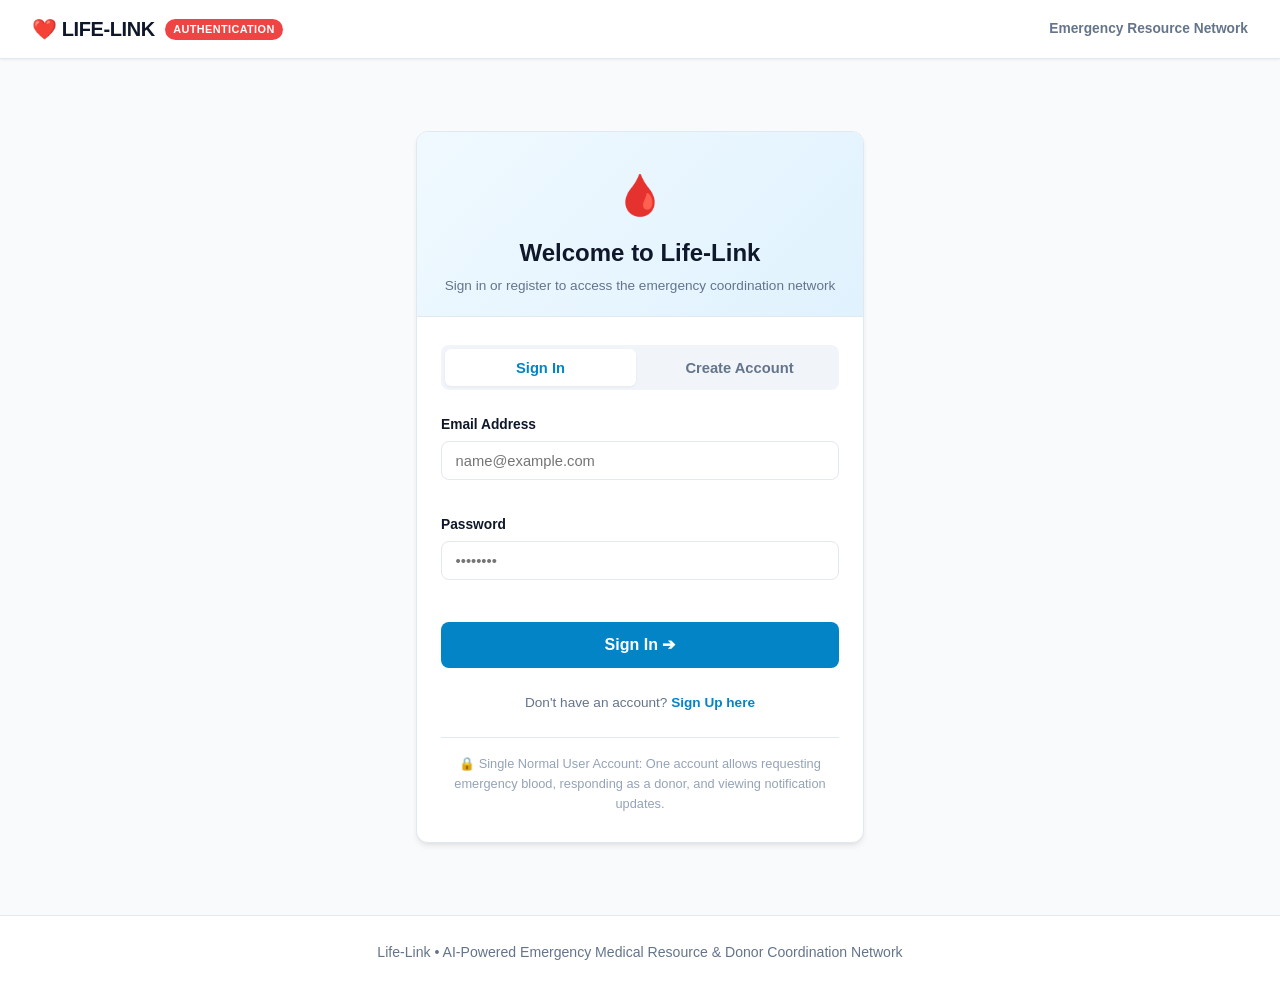
<file: frontend/index.html>
<!DOCTYPE html>
<html lang="en">
<head>
  <meta charset="UTF-8">
  <meta name="viewport" content="width=device-width, initial-scale=1.0">
  <title>LIFE-LINK | AI-Powered Emergency Medical Resource & Donor Coordination Network</title>
  <link rel="stylesheet" href="css/style.css">
</head>
<body>

  <!-- Navigation Bar -->
  <nav class="navbar">
    <a href="index.html" class="nav-brand">
      <span>❤️ LIFE-LINK</span>
      <span class="brand-badge">AI EMERGENCY</span>
    </a>
    <ul class="nav-links">
      <li><a href="index.html" class="nav-link active">Home</a></li>
      <li><a href="emergency.html" class="nav-link nav-btn-emergency">🚨 Emergency</a></li>
      <li><a href="matching.html" class="nav-link">Matching</a></li>
      <li><a href="cascade.html" class="nav-link">Cascade</a></li>
      <li><a href="tracker.html" class="nav-link">Tracker</a></li>
      <li><a href="donor.html" class="nav-link">Donor Center</a></li>
      <li><a href="notifications.html" class="nav-link">Notifications</a></li>
      <li><a href="account.html" class="nav-link">My Account</a></li>
      <li><a href="hospital.html" class="nav-link">Hospital</a></li>
      <li><a href="organ.html" class="nav-link">Organ & Tissue</a></li>
    </ul>
    <div id="nav-user-container"></div>
  </nav>

  <!-- Main Container -->
  <main class="container">

    <!-- Hero Section -->
    <section class="hero">
      <span class="hero-tag">⚡ AI-Powered Emergency Medical Resource & Donor Coordination Network</span>
      <h1 class="hero-title">Every Second Counts in<br>Medical Emergencies</h1>
      <p class="hero-desc">
        Life-Link unites patients, hospitals, and voluntary blood donors into one coordinated network using interactive multilingual AI understanding, intelligent biological proximity matching, and adaptive emergency cascades.
      </p>
      <div class="hero-actions">
        <a href="emergency.html" class="btn btn-emergency">🚨 Request Emergency Blood</a>
        <a href="donor.html" class="btn btn-primary">🩸 Become Available to Help</a>
        <a href="tracker.html" class="btn btn-secondary">📡 Track Emergency</a>
      </div>
    </section>

    <!-- Real-time Stats Grid -->
    <section class="grid-4" style="margin-bottom: 2.5rem;">
      <div class="stat-card">
        <div class="stat-value" id="stat-total-donors">-</div>
        <div class="stat-label">Registered Donors / Users</div>
      </div>
      <div class="stat-card">
        <div class="stat-value" id="stat-available-donors" style="color: var(--accent-green);">-</div>
        <div class="stat-label">Available Donors</div>
      </div>
      <div class="stat-card">
        <div class="stat-value" id="stat-active-emergencies" style="color: var(--accent-red);">-</div>
        <div class="stat-label">Active Emergencies</div>
      </div>
      <div class="stat-card">
        <div class="stat-value" id="stat-backend-status">Checking...</div>
        <div class="stat-label">Backend Status</div>
      </div>
    </section>

    <!-- Concise Coordination Pipeline Explanation -->
    <section class="card" style="margin-bottom: 2rem; background: linear-gradient(135deg, #f0f9ff 0%, #ffffff 100%); border-left: 4px solid var(--primary);">
      <h2 style="font-size: 1.35rem; font-weight: 800; margin-bottom: 0.5rem; text-align: center;">Coordinated Emergency Lifecycle Flow</h2>
      <p style="color: var(--text-muted); font-size: 0.92rem; text-align: center; margin-bottom: 1.5rem;">
        The system guides every distress call through verified clinical coordination stages:
      </p>

      <div style="display: flex; justify-content: center; align-items: center; gap: 0.75rem; flex-wrap: wrap; text-align: center;">
        <span class="badge badge-red" style="padding: 6px 12px; font-size: 0.85rem;">1. Request</span>
        <span>&rarr;</span>
        <span class="badge badge-blue" style="padding: 6px 12px; font-size: 0.85rem;">2. Understand</span>
        <span>&rarr;</span>
        <span class="badge badge-blue" style="padding: 6px 12px; font-size: 0.85rem;">3. Match</span>
        <span>&rarr;</span>
        <span class="badge badge-amber" style="padding: 6px 12px; font-size: 0.85rem;">4. Notify</span>
        <span>&rarr;</span>
        <span class="badge badge-green" style="padding: 6px 12px; font-size: 0.85rem;">5. Respond</span>
        <span>&rarr;</span>
        <span class="badge badge-blue" style="padding: 6px 12px; font-size: 0.85rem;">6. Coordinate</span>
        <span>&rarr;</span>
        <span class="badge badge-green" style="padding: 6px 12px; font-size: 0.85rem;">7. Donate</span>
      </div>
    </section>

    <!-- Feature Pillars -->
    <section class="card">
      <h2 style="font-size: 1.55rem; font-weight: 800; margin-bottom: 0.5rem; text-align: center;">Life-Link Core Architecture</h2>
      <p style="color: var(--text-muted); font-size: 0.95rem; text-align: center; max-width: 650px; margin: 0 auto 1.5rem;">
        A privacy-safe platform connecting natural-language distress calls with verified nearby donors.
      </p>
      
      <div class="grid-3" style="margin-top: 1rem;">
        <div class="feature-card">
          <span class="feature-card-icon">🤖</span>
          <h3>Interactive Multilingual AI Bot</h3>
          <p>
            Supports English, Tamil, and Tanglish via text or browser voice input. Asks clarify missing blood group, units, or hospital details without inventing parameters. Provides an editable confirmation card before creation.
          </p>
          <a href="emergency.html" class="btn btn-secondary btn-sm" style="margin-top: 0.8rem;">Open Emergency Bot &rarr;</a>
        </div>

        <div class="feature-card">
          <span class="feature-card-icon">🎯</span>
          <h3>Intelligent Matching & Privacy</h3>
          <p>
            Evaluates biological ABO/Rh compatibility and geodesic distances using Haversine algorithm. Notifies all relevant compatible available donors while keeping exact residential addresses and phone numbers masked.
          </p>
          <a href="matching.html" class="btn btn-secondary btn-sm" style="margin-top: 0.8rem;">View Matching Engine &rarr;</a>
        </div>

        <div class="feature-card">
          <span class="feature-card-icon">📡</span>
          <h3>Adaptive Emergency Cascade</h3>
          <p>
            Progressively searches 0–5 km immediate radius, expanding to 5–15 km and 15–25 km metro zone until required units are met, with automated regional blood bank backup recommendation.
          </p>
          <a href="cascade.html" class="btn btn-secondary btn-sm" style="margin-top: 0.8rem;">Inspect Cascade &rarr;</a>
        </div>
      </div>
    </section>

    <!-- Medical Safety Disclaimer -->
    <div class="disclaimer-banner">
      <span style="font-size: 1.25rem;">⚠️</span>
      <div>
        <strong>Medical Safety & Clinical Disclaimer:</strong>
        Life-Link is an emergency coordination and communication network. It does NOT make clinical guarantees or replace official blood-bank cross-matching, clinical screening, or hospital decisions. Software matching is strictly a preliminary compatibility filter. Final medical eligibility is determined by qualified medical/blood-bank personnel.
      </div>
    </div>

  </main>

  <!-- Footer -->
  <footer>
    <p>Life-Link • AI-Powered Emergency Medical Resource & Donor Coordination Network</p>
  </footer>

  <script src="js/app.js"></script>
  <script>
    async function loadStats() {
      const statusEl = document.getElementById("stat-backend-status");
      try {
        const health = await LifeLinkAPI.checkHealth();
        if (health && health.status === "online") {
          statusEl.innerText = "Online";
          statusEl.style.color = "var(--accent-green)";
        } else {
          statusEl.innerText = "Offline";
          statusEl.style.color = "var(--accent-red)";
          return;
        }

        const donors = await LifeLinkAPI.getDonors().catch(() => []);
        document.getElementById("stat-total-donors").innerText = donors.length;
        const available = donors.filter(d => d.availability === "AVAILABLE").length;
        document.getElementById("stat-available-donors").innerText = available;

        const requests = await LifeLinkAPI.getEmergencyRequests().catch(() => []);
        const active = requests.filter(r => ["SEARCHING", "COMPATIBLE_DONORS_FOUND", "DONOR_ACCEPTED", "HOSPITAL_CONFIRMED", "SCREENING_PENDING", "SCREENING_COMPLETED"].includes(r.status)).length;
        document.getElementById("stat-active-emergencies").innerText = active;
      } catch (e) {
        console.warn("Stats load failed:", e);
        statusEl.innerText = "Offline";
        statusEl.style.color = "var(--accent-red)";
      }
    }

    document.addEventListener("DOMContentLoaded", async () => {
      const user = await LifeLinkAuth.requireAuth();
      if (!user) return;
      await LifeLinkAuth.initNavbarUser(document.getElementById("nav-user-container"));
      await loadStats();
    });
  </script>
</body>
</html>
</file>
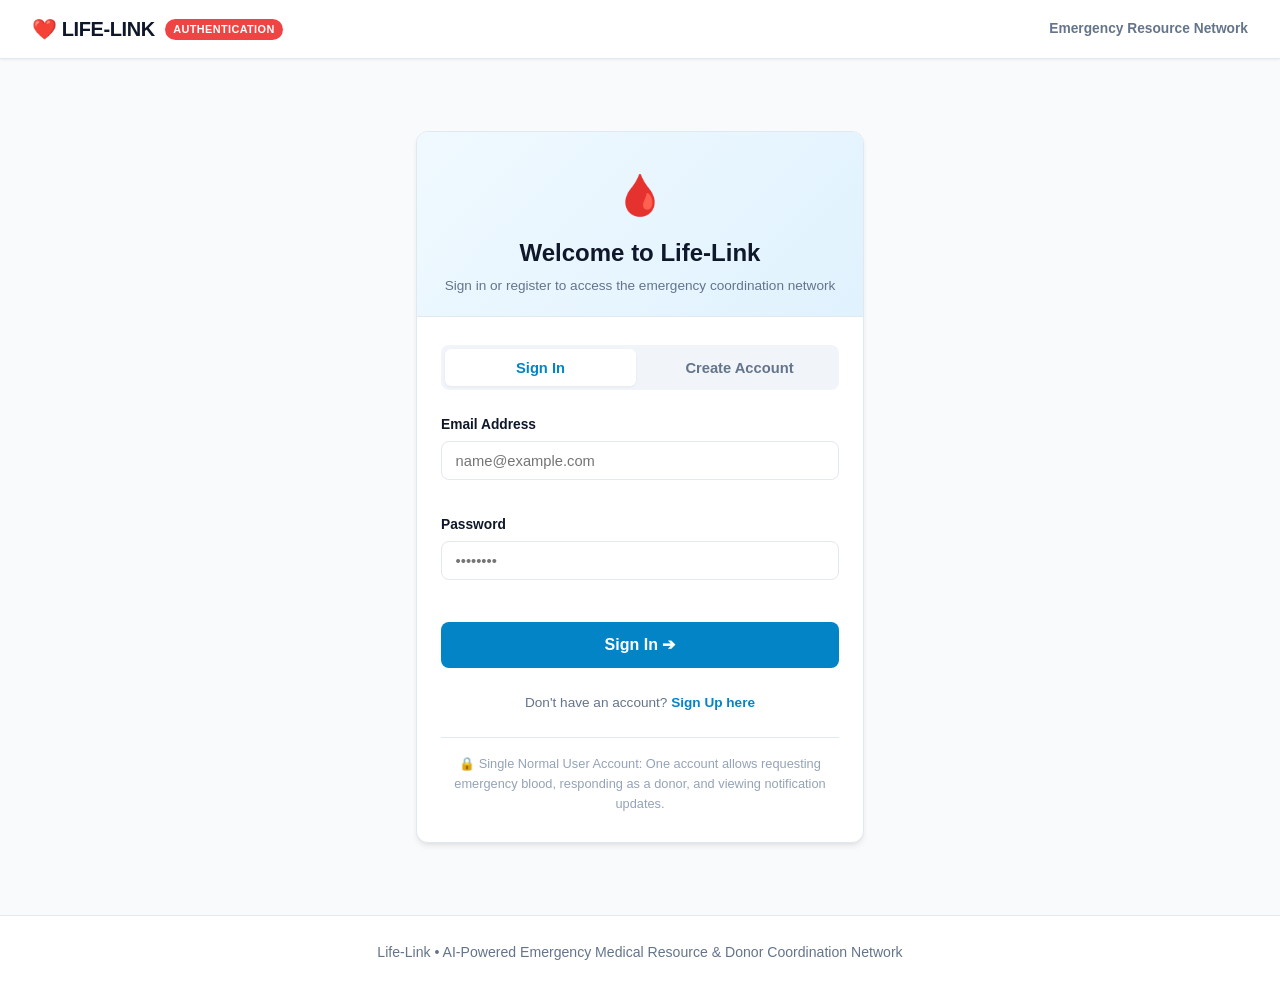
<file: frontend/account.html>
<!DOCTYPE html>
<html lang="en">
<head>
  <meta charset="UTF-8">
  <meta name="viewport" content="width=device-width, initial-scale=1.0">
  <title>My Account | LIFE-LINK</title>
  <link rel="stylesheet" href="css/style.css">
  <style>
    .modal-overlay {
      position: fixed;
      top: 0;
      left: 0;
      width: 100vw;
      height: 100vh;
      background: rgba(15, 23, 42, 0.6);
      display: none;
      align-items: center;
      justify-content: center;
      z-index: 1000;
    }
  </style>
</head>
<body>

  <!-- Navigation Bar -->
  <nav class="navbar">
    <a href="index.html" class="nav-brand">
      <span>❤️ LIFE-LINK</span>
      <span class="brand-badge">USER ACCOUNT</span>
    </a>
    <ul class="nav-links">
      <li><a href="index.html" class="nav-link">Home</a></li>
      <li><a href="emergency.html" class="nav-link nav-btn-emergency">🚨 Emergency</a></li>
      <li><a href="matching.html" class="nav-link">Matching</a></li>
      <li><a href="cascade.html" class="nav-link">Cascade</a></li>
      <li><a href="tracker.html" class="nav-link">Tracker</a></li>
      <li><a href="donor.html" class="nav-link">Donor Center</a></li>
      <li><a href="notifications.html" class="nav-link">Notifications</a></li>
      <li><a href="account.html" class="nav-link active">My Account</a></li>
      <li><a href="hospital.html" class="nav-link">Hospital</a></li>
      <li><a href="organ.html" class="nav-link">Organ & Tissue</a></li>
    </ul>
    <div id="nav-user-container"></div>
  </nav>

  <!-- Main Container -->
  <main class="container">
    
    <!-- Account Page Header -->
    <div class="page-header" style="text-align: left; display: flex; justify-content: space-between; align-items: center; flex-wrap: wrap; gap: 1rem; margin-bottom: 1.5rem;">
      <div>
        <div style="display: flex; gap: 0.4rem; align-items: center; margin-bottom: 0.3rem;">
          <span class="badge badge-purple">Central User Identity</span>
          <span id="account-avail-badge" class="badge badge-green">AVAILABLE</span>
        </div>
        <h1 class="page-title" style="margin-bottom: 0.2rem;">👤 Central User Account</h1>
        <p class="page-subtitle" style="margin: 0;">One unified account to request emergency blood, volunteer as a donor, receive alerts, and track donations.</p>
      </div>

      <!-- Quick Switcher & Register CTAs -->
      <div style="display: flex; gap: 0.6rem; align-items: center; flex-wrap: wrap;">
        <div style="background: white; padding: 0.45rem 0.8rem; border-radius: 8px; border: 1px solid var(--border-color); display: flex; align-items: center; gap: 0.5rem;">
          <label for="select-switch-user" style="font-size: 0.82rem; font-weight: 700; color: var(--text-muted);">Switch Account:</label>
          <select id="select-switch-user" class="form-control" style="width: auto; padding: 0.3rem 0.6rem; font-size: 0.85rem;" onchange="onSwitchUser(this.value)">
            <option value="">Loading accounts...</option>
          </select>
        </div>
        <button class="btn btn-primary btn-sm" onclick="openRegisterModal()">+ Register Account</button>
        <button class="btn btn-secondary btn-sm" onclick="LifeLinkAuth.logout()" style="color: var(--accent-red); font-weight: 700;">🚪 Log Out</button>
      </div>
    </div>

    <!-- User Profile Overview Card -->
    <div class="card" style="border-top: 4px solid var(--primary); margin-bottom: 1.5rem;">
      <div style="display: flex; justify-content: space-between; align-items: flex-start; flex-wrap: wrap; gap: 1rem;">
        <div>
          <h2 id="prof-name" style="font-size: 1.45rem; font-weight: 800; color: var(--text-main);">Loading profile...</h2>
          <div id="prof-email" style="font-size: 0.92rem; color: var(--text-muted); margin-top: 0.2rem;">email@example.com</div>
          <div id="prof-phone" style="font-size: 0.88rem; color: var(--text-muted); margin-top: 0.15rem;">+91 94433 00000</div>
          <div id="prof-location" style="font-size: 0.85rem; color: var(--primary); font-weight: 600; margin-top: 0.3rem;">📍 Coimbatore</div>
        </div>

        <div style="display: flex; gap: 1.2rem; flex-wrap: wrap; text-align: right;">
          <div style="background: #f8fafc; border: 1px solid var(--border-color); padding: 0.6rem 0.9rem; border-radius: 8px;">
            <div style="font-size: 0.72rem; color: var(--text-muted); font-weight: 700; text-transform: uppercase;">Blood Group</div>
            <div id="prof-blood" style="font-size: 1.5rem; font-weight: 800; color: var(--accent-red); margin-top: 0.2rem;">--</div>
          </div>
          <div style="background: #f8fafc; border: 1px solid var(--border-color); padding: 0.6rem 0.9rem; border-radius: 8px;">
            <div style="font-size: 0.72rem; color: var(--text-muted); font-weight: 700; text-transform: uppercase;">Readiness</div>
            <div id="prof-avail" style="font-size: 1.1rem; font-weight: 800; color: var(--accent-green); margin-top: 0.4rem;">--</div>
          </div>
        </div>
      </div>

      <!-- Quick Action Controls -->
      <div style="display: flex; gap: 0.8rem; margin-top: 1.2rem; border-top: 1px solid var(--border-color); padding-top: 0.8rem; align-items: center; flex-wrap: wrap;">
        <span style="font-size: 0.85rem; font-weight: 700;">Toggle Availability:</span>
        <button class="btn btn-secondary btn-sm" onclick="setAvailability('AVAILABLE')">🟢 AVAILABLE</button>
        <button class="btn btn-secondary btn-sm" onclick="setAvailability('UNAVAILABLE')">🔴 UNAVAILABLE</button>
        <a href="donor.html" class="btn btn-secondary btn-sm" style="margin-left: auto;">Open Donor Center &rarr;</a>
      </div>
    </div>

    <!-- Central User Activity Tabs -->
    <div class="tab-bar">
      <button class="tab-btn active" onclick="switchAccountTab('emergencies')">🚨 My Emergency Requests</button>
      <button class="tab-btn" onclick="switchAccountTab('responses')">🩸 My Donor Responses</button>
      <button class="tab-btn" onclick="switchAccountTab('notifications')">🔔 My Notifications</button>
      <button class="tab-btn" onclick="switchAccountTab('donations')">🟢 Donation History & Review</button>
    </div>

    <!-- Tab 1: My Emergency Requests -->
    <div id="tab-emergencies" class="card" style="margin-bottom: 1.5rem;">
      <div style="display: flex; justify-content: space-between; align-items: center; margin-bottom: 0.8rem; flex-wrap: wrap; gap: 0.5rem;">
        <div>
          <h3 style="font-size: 1.2rem; font-weight: 800;">Requests Created by this Account</h3>
          <p style="font-size: 0.84rem; color: var(--text-muted);">
            Demonstrates distinction between Account Requester and Patient.
          </p>
        </div>
        <a href="emergency.html" class="btn btn-emergency btn-sm">+ Request Emergency Blood</a>
      </div>

      <div id="my-emergencies-container">
        <p style="color: var(--text-muted); font-size: 0.9rem;">Loading emergencies...</p>
      </div>
    </div>

    <!-- Tab 2: My Donor Responses -->
    <div id="tab-responses" class="card" style="display: none; margin-bottom: 1.5rem;">
      <h3 style="font-size: 1.2rem; font-weight: 800; margin-bottom: 0.8rem;">Voluntary Responses to Emergency Alerts</h3>
      <div id="my-responses-container">
        <p style="color: var(--text-muted); font-size: 0.9rem;">Loading responses...</p>
      </div>
    </div>

    <!-- Tab 3: My Notifications -->
    <div id="tab-notifications" class="card" style="display: none; margin-bottom: 1.5rem;">
      <div style="display: flex; justify-content: space-between; align-items: center; margin-bottom: 0.8rem;">
        <h3 style="font-size: 1.2rem; font-weight: 800;">Verified Account Notifications</h3>
        <a href="notifications.html" class="btn btn-secondary btn-sm">Open Full Notification Center &rarr;</a>
      </div>
      <div id="my-notifications-container">
        <p style="color: var(--text-muted); font-size: 0.9rem;">Loading notifications...</p>
      </div>
    </div>

    <!-- Tab 4: Donation History & Review Reminder -->
    <div id="tab-donations" class="card" style="display: none; margin-bottom: 1.5rem;">
      <h3 style="font-size: 1.2rem; font-weight: 800; margin-bottom: 0.4rem;">Donation History & Eligibility Status</h3>
      
      <!-- Eligibility Box -->
      <div style="background: #f0fdf4; border: 1px solid #bbf7d0; border-radius: 8px; padding: 1rem; margin: 1rem 0;">
        <div style="display: flex; justify-content: space-between; align-items: center; margin-bottom: 0.4rem;">
          <strong style="color: #166534; font-size: 0.95rem;">Eligibility Status & Reminder:</strong>
          <span class="badge badge-green" id="elig-status-badge">Available</span>
        </div>
        <p id="elig-message-text" style="font-size: 0.86rem; color: #14532d; line-height: 1.45;">-</p>
      </div>

      <h4 style="font-size: 1.05rem; font-weight: 800; margin: 1.2rem 0 0.6rem;">Past Completed Donations:</h4>
      <div id="my-donations-container">
        <p style="color: var(--text-muted); font-size: 0.9rem;">Loading donations...</p>
      </div>
    </div>

    <!-- Registration Modal -->
    <div id="register-modal" class="modal-overlay">
      <div class="card" style="max-width: 500px; width: 92%; margin: auto;">
        <div style="display: flex; justify-content: space-between; align-items: center; margin-bottom: 1rem;">
          <h3 style="font-size: 1.25rem; font-weight: 800;">Register Single User Account</h3>
          <button class="btn btn-secondary btn-sm" onclick="closeRegisterModal()">✕</button>
        </div>

        <form id="form-register" onsubmit="handleRegisterSubmit(event)">
          <div class="form-group">
            <label class="form-label">Full Name</label>
            <input type="text" id="reg-name" class="form-control" required placeholder="e.g. Anandha Kumar">
          </div>
          <div class="form-group">
            <label class="form-label">Email Address</label>
            <input type="email" id="reg-email" class="form-control" required placeholder="anand@example.com">
          </div>
          <div class="form-group">
            <label class="form-label">Phone Number</label>
            <input type="text" id="reg-phone" class="form-control" required placeholder="+91 94433 99999">
          </div>
          <div class="form-group">
            <label class="form-label">Password (Secured via PBKDF2 hash)</label>
            <input type="password" id="reg-pwd" class="form-control" required placeholder="••••••••">
          </div>
          <div class="grid-2">
            <div class="form-group">
              <label class="form-label">Blood Group</label>
              <select id="reg-blood" class="form-control">
                <option value="O+">O+</option>
                <option value="O-">O-</option>
                <option value="A+">A+</option>
                <option value="A-">A-</option>
                <option value="B+">B+</option>
                <option value="B-">B-</option>
                <option value="AB+">AB+</option>
                <option value="AB-">AB-</option>
              </select>
            </div>
            <div class="form-group">
              <label class="form-label">City / Locality</label>
              <input type="text" id="reg-location" class="form-control" value="Coimbatore">
            </div>
          </div>

          <div style="display: flex; justify-content: flex-end; gap: 0.6rem; margin-top: 1.2rem;">
            <button type="button" class="btn btn-secondary" onclick="closeRegisterModal()">Cancel</button>
            <button type="submit" class="btn btn-primary">Create Account</button>
          </div>
        </form>
      </div>
    </div>

  </main>

  <!-- Footer -->
  <footer>
    <p>Life-Link • AI-Powered Emergency Medical Resource & Donor Coordination Network</p>
  </footer>

  <script src="js/app.js"></script>
  <script>
    let currentUser = null;

    document.addEventListener("DOMContentLoaded", async () => {
      currentUser = await LifeLinkAuth.requireAuth();
      if (!currentUser) return;
      await LifeLinkAuth.initNavbarUser(document.getElementById("nav-user-container"));
      await populateSwitcher();
      await loadAccountData();
    });

    async function populateSwitcher() {
      const select = document.getElementById("select-switch-user");
      try {
        const users = await LifeLinkAPI.getUsers();
        select.innerHTML = "";
        users.forEach(u => {
          const opt = document.createElement("option");
          opt.value = u.id;
          opt.innerText = `${u.name} (${u.blood_group}) - ${u.location}`;
          if (currentUser && u.id === currentUser.id) opt.selected = true;
          select.appendChild(opt);
        });
      } catch (e) {
        console.warn("Could not load users:", e);
      }
    }

    async function onSwitchUser(userId) {
      if (!userId) return;
      currentUser = await LifeLinkAuth.switchUser(userId);
      await LifeLinkAuth.initNavbarUser(document.getElementById("nav-user-container"));
      await loadAccountData();
    }

    async function loadAccountData() {
      if (!currentUser) return;

      document.getElementById("prof-name").innerText = currentUser.name;
      document.getElementById("prof-email").innerText = currentUser.email;
      document.getElementById("prof-phone").innerText = currentUser.phone;
      document.getElementById("prof-location").innerText = `📍 ${currentUser.location}`;
      document.getElementById("prof-blood").innerText = currentUser.blood_group;

      const availBadge = document.getElementById("account-avail-badge");
      availBadge.innerText = currentUser.availability;
      availBadge.className = `badge ${currentUser.availability === 'AVAILABLE' ? 'badge-green' : currentUser.availability === 'REVIEW_NEEDED' ? 'badge-amber' : 'badge-red'}`;
      document.getElementById("prof-avail").innerText = currentUser.availability;
      document.getElementById("prof-avail").className = `badge ${availBadge.className}`;

      document.getElementById("elig-message-text").innerText = currentUser.eligibility_status_message || "You may be able to respond to eligible blood requests.";

      // Load Tab Content
      await loadUserEmergencies();
      await loadUserResponses();
      await loadUserNotifications();
      await loadUserDonations();
    }

    async function setAvailability(status) {
      if (!currentUser) return;
      try {
        const updated = await LifeLinkAPI.updateUserAvailability(currentUser.id, status);
        currentUser = updated;
        LifeLinkAuth.setCurrentUser(updated);
        await LifeLinkAuth.initNavbarUser(document.getElementById("nav-user-container"));
        await loadAccountData();
        showToast(`Availability updated to ${status}`, "success");
      } catch (err) {
        showToast("Error updating availability: " + err.message, "error");
      }
    }

    async function loadUserEmergencies() {
      const container = document.getElementById("my-emergencies-container");
      try {
        const emergencies = await LifeLinkAPI.getUserEmergencies(currentUser.id);
        if (emergencies.length === 0) {
          container.innerHTML = `<p style="color: var(--text-muted); font-size: 0.88rem;">You have not requested any emergency blood calls yet.</p>`;
          return;
        }

        container.innerHTML = `
          <div style="display: flex; flex-direction: column; gap: 0.6rem;">
            ${emergencies.map(e => `
              <div style="display: flex; justify-content: space-between; align-items: center; border: 1px solid var(--border-color); border-radius: 8px; padding: 0.75rem 1rem; background: white; flex-wrap: wrap; gap: 0.5rem;">
                <div>
                  <div style="display: flex; gap: 0.4rem; align-items: center;">
                    <span class="badge badge-purple">Emergency #${e.id}</span>
                    <span class="badge ${e.urgency === 'CRITICAL' ? 'badge-red' : 'badge-amber'}">${e.urgency}</span>
                    <span class="badge badge-blue">${e.status}</span>
                  </div>
                  <h4 style="font-size: 1rem; font-weight: 800; margin-top: 0.3rem; color: var(--text-main);">
                    ${escapeHtml(e.hospital_name)} &bull; ${e.units_needed} Unit(s) of <span style="color: var(--accent-red);">${e.blood_group}</span>
                  </h4>
                  <div style="font-size: 0.82rem; color: var(--text-muted);">
                    Patient: <strong>${escapeHtml(e.patient_name)}</strong> &bull; Requester: <strong>${escapeHtml(e.requester_name || currentUser.name)}</strong>
                  </div>
                </div>

                <div style="display: flex; gap: 0.4rem;">
                  <a href="matching.html?id=${e.id}" class="btn btn-secondary btn-sm">🎯 Matching</a>
                  <a href="cascade.html?id=${e.id}" class="btn btn-secondary btn-sm">📡 Cascade</a>
                  <a href="tracker.html?id=${e.id}" class="btn btn-primary btn-sm">📡 Tracker</a>
                </div>
              </div>
            `).join("")}
          </div>
        `;
      } catch (err) {
        container.innerHTML = `<p style="color: #dc2626;">Failed to load emergencies.</p>`;
      }
    }

    async function loadUserResponses() {
      const container = document.getElementById("my-responses-container");
      try {
        const responses = await LifeLinkAPI.getUserDonorResponses(currentUser.id);
        if (responses.length === 0) {
          container.innerHTML = `<p style="color: var(--text-muted); font-size: 0.88rem;">No voluntary responses recorded yet.</p>`;
          return;
        }

        container.innerHTML = `
          <div style="display: flex; flex-direction: column; gap: 0.6rem;">
            ${responses.map(r => `
              <div style="display: flex; justify-content: space-between; align-items: center; border: 1px solid var(--border-color); border-radius: 6px; padding: 0.65rem 0.9rem; background: white; flex-wrap: wrap; gap: 0.5rem;">
                <div>
                  <strong>Emergency #${r.emergency_request_id}</strong>
                  <span class="badge ${r.action === 'ACCEPT' ? 'badge-green' : 'badge-red'}" style="margin-left: 0.4rem;">${r.action}</span>
                  <span style="font-size: 0.82rem; color: var(--text-muted); margin-left: 0.4rem;">Status: ${r.status}</span>
                </div>
                <div>
                  <a href="tracker.html?id=${r.emergency_request_id}" class="btn btn-secondary btn-sm">Track &rarr;</a>
                </div>
              </div>
            `).join("")}
          </div>
        `;
      } catch (err) {
        container.innerHTML = `<p style="color: var(--text-muted);">Failed to load responses.</p>`;
      }
    }

    async function loadUserNotifications() {
      const container = document.getElementById("my-notifications-container");
      try {
        const notifs = await LifeLinkAPI.getUserNotifications(currentUser.id);
        if (notifs.length === 0) {
          container.innerHTML = `<p style="color: var(--text-muted); font-size: 0.88rem;">No notifications recorded.</p>`;
          return;
        }

        container.innerHTML = `
          <div style="display: flex; flex-direction: column; gap: 0.6rem;">
            ${notifs.slice(0, 5).map(n => `
              <div style="border: 1px solid var(--border-color); border-radius: 6px; padding: 0.65rem 0.9rem; background: ${!n.is_read ? '#f0f9ff' : 'white'};">
                <div style="display: flex; justify-content: space-between; align-items: center;">
                  <strong style="font-size: 0.9rem; color: var(--text-main);">${escapeHtml(n.title)}</strong>
                  <span style="font-size: 0.75rem; color: var(--text-light);">${new Date(n.created_at).toLocaleDateString()}</span>
                </div>
                <p style="font-size: 0.82rem; color: var(--text-muted); margin-top: 0.2rem;">${escapeHtml(n.message)}</p>
              </div>
            `).join("")}
          </div>
        `;
      } catch (err) {
        container.innerHTML = `<p style="color: var(--text-muted);">Failed to load notifications.</p>`;
      }
    }

    async function loadUserDonations() {
      const container = document.getElementById("my-donations-container");
      try {
        const donations = await LifeLinkAPI.getUserDonations(currentUser.id);
        if (donations.length === 0) {
          container.innerHTML = `<p style="color: var(--text-muted); font-size: 0.88rem;">No verified donation records found.</p>`;
          return;
        }

        container.innerHTML = `
          <div style="display: flex; flex-direction: column; gap: 0.6rem;">
            ${donations.map(d => `
              <div style="display: flex; justify-content: space-between; align-items: center; border: 1px solid #bbf7d0; border-radius: 6px; padding: 0.65rem 0.9rem; background: #f0fdf4; flex-wrap: wrap; gap: 0.5rem;">
                <div>
                  <strong style="color: #166534;">${escapeHtml(d.hospital_name)}</strong>
                  <span class="badge badge-red" style="margin-left: 0.4rem;">${d.blood_group}</span>
                  <span style="font-size: 0.82rem; color: var(--text-muted); margin-left: 0.4rem;">${d.units} unit(s) • ${d.component}</span>
                </div>
                <div style="font-size: 0.84rem; color: #15803d; font-weight: 700;">
                  🟢 ${d.donation_date}
                </div>
              </div>
            `).join("")}
          </div>
        `;
      } catch (err) {
        container.innerHTML = `<p style="color: var(--text-muted);">Failed to load donation records.</p>`;
      }
    }

    function switchAccountTab(tab) {
      document.querySelectorAll(".tab-btn").forEach(b => b.classList.remove("active"));
      event.target.classList.add("active");

      document.getElementById("tab-emergencies").style.display = tab === 'emergencies' ? 'block' : 'none';
      document.getElementById("tab-responses").style.display = tab === 'responses' ? 'block' : 'none';
      document.getElementById("tab-notifications").style.display = tab === 'notifications' ? 'block' : 'none';
      document.getElementById("tab-donations").style.display = tab === 'donations' ? 'block' : 'none';
    }

    function openRegisterModal() {
      document.getElementById("register-modal").style.display = "flex";
    }

    function closeRegisterModal() {
      document.getElementById("register-modal").style.display = "none";
    }

    async function handleRegisterSubmit(e) {
      e.preventDefault();
      const payload = {
        name: document.getElementById("reg-name").value.trim(),
        email: document.getElementById("reg-email").value.trim(),
        phone: document.getElementById("reg-phone").value.trim(),
        password: document.getElementById("reg-pwd").value,
        blood_group: document.getElementById("reg-blood").value,
        location: document.getElementById("reg-location").value.trim() || "Coimbatore",
        availability: "AVAILABLE",
        donation_type: "whole_blood"
      };

      try {
        const newUser = await LifeLinkAPI.registerUser(payload);
        showToast(`Account created for ${newUser.name}!`, "success");
        closeRegisterModal();
        currentUser = newUser;
        LifeLinkAuth.setCurrentUser(newUser);
        await LifeLinkAuth.initNavbarUser(document.getElementById("nav-user-container"));
        await populateSwitcher();
        await loadAccountData();
      } catch (err) {
        showToast("Registration failed: " + err.message, "error");
      }
    }

    function escapeHtml(text) {
      if (!text) return "";
      const div = document.createElement("div");
      div.innerText = text;
      return div.innerHTML;
    }
  </script>
</body>
</html>
</file>
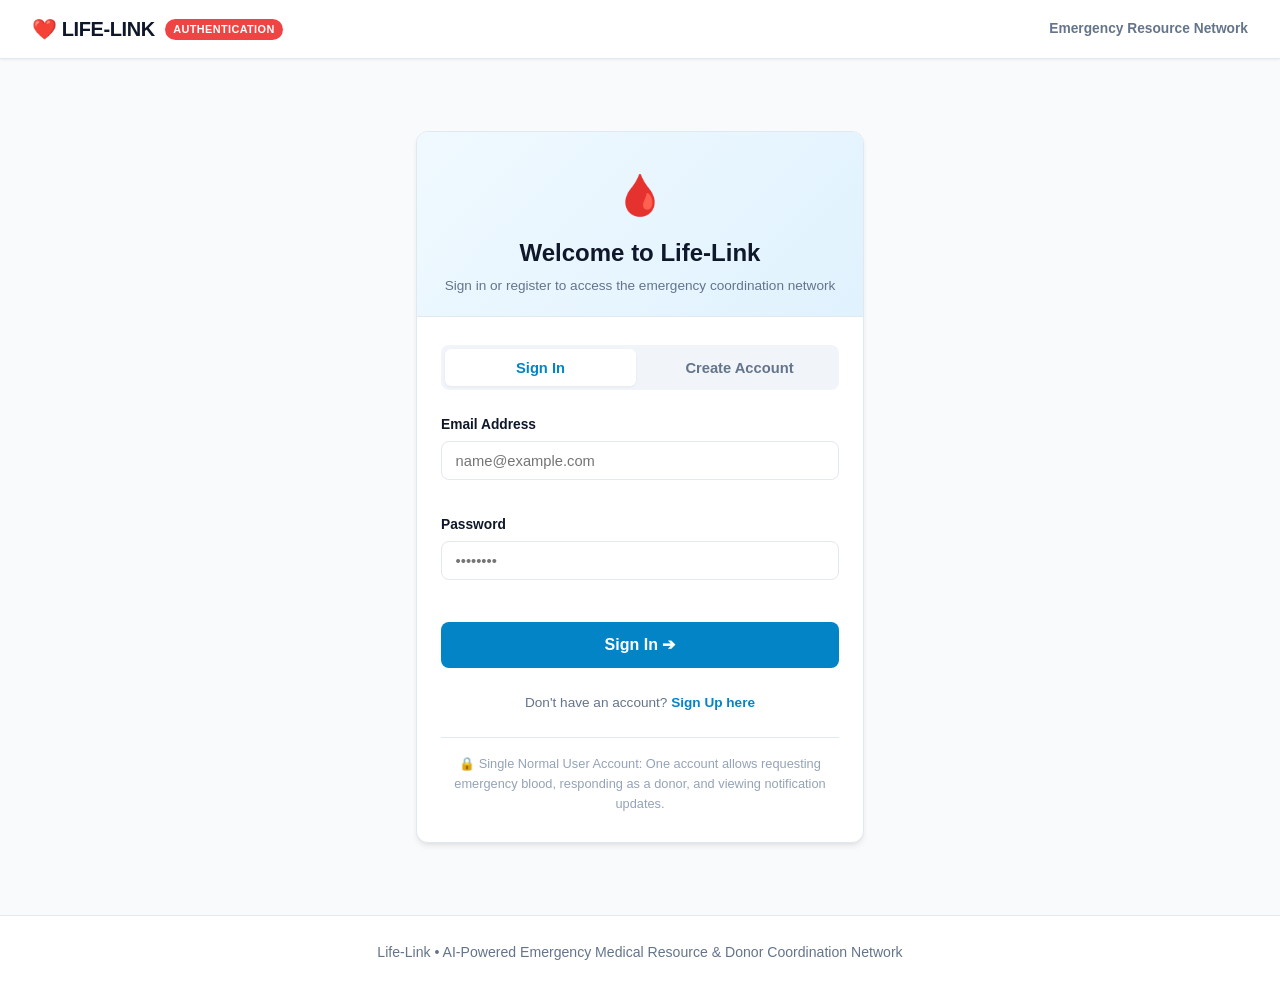
<file: frontend/cascade.html>
<!DOCTYPE html>
<html lang="en">
<head>
  <meta charset="UTF-8">
  <meta name="viewport" content="width=device-width, initial-scale=1.0">
  <title>Adaptive Emergency Cascade | LIFE-LINK</title>
  <link rel="stylesheet" href="css/style.css">
  <style>
    .round-step-box {
      border: 1px solid var(--border-color);
      border-radius: var(--border-radius);
      padding: 1.25rem;
      background: white;
      margin-bottom: 1rem;
      position: relative;
      transition: all 0.2s;
    }
    .round-step-box.active {
      border: 2px solid var(--primary);
      box-shadow: 0 4px 16px rgba(2, 132, 199, 0.12);
    }
    .round-step-box.success {
      border-color: #86efac;
      background: #f0fdf4;
    }
    .round-step-box.waiting {
      border-color: #fde68a;
      background: #fffbeb;
    }
    .timeline-event-item {
      display: flex;
      gap: 0.8rem;
      padding: 0.75rem 0;
      border-bottom: 1px dashed var(--border-color);
      align-items: flex-start;
      font-size: 0.9rem;
    }
  </style>
</head>
<body>

  <!-- Navigation Bar -->
  <nav class="navbar">
    <a href="index.html" class="nav-brand">
      <span>❤️ LIFE-LINK</span>
      <span class="brand-badge">CASCADE ENGINE</span>
    </a>
    <ul class="nav-links">
      <li><a href="index.html" class="nav-link">Home</a></li>
      <li><a href="emergency.html" class="nav-link nav-btn-emergency">🚨 Emergency</a></li>
      <li><a href="matching.html" class="nav-link">Matching</a></li>
      <li><a href="cascade.html" class="nav-link active">Cascade</a></li>
      <li><a href="tracker.html" class="nav-link">Tracker</a></li>
      <li><a href="donor.html" class="nav-link">Donor Center</a></li>
      <li><a href="notifications.html" class="nav-link">Notifications</a></li>
      <li><a href="account.html" class="nav-link">My Account</a></li>
      <li><a href="hospital.html" class="nav-link">Hospital</a></li>
      <li><a href="organ.html" class="nav-link">Organ & Tissue</a></li>
    </ul>
    <div id="nav-user-container"></div>
  </nav>

  <!-- Main Container -->
  <main class="container">
    
    <!-- Top Selector Bar -->
    <div style="display: flex; justify-content: space-between; align-items: center; flex-wrap: wrap; gap: 1rem; margin-bottom: 1.5rem;">
      <div>
        <h1 class="page-title" style="margin-bottom: 0.2rem;">📡 Dedicated Adaptive Emergency Cascade</h1>
        <p class="page-subtitle" style="margin: 0;">Progressive radial perimeter expansion (0-5 km &rarr; 5-15 km &rarr; 15-25 km &rarr; Blood Bank Fallback).</p>
      </div>
      <div style="display: flex; gap: 0.6rem; align-items: center; flex-wrap: wrap;">
        <label for="select-emergency-cascade" style="font-size: 0.86rem; font-weight: 700;">Select Emergency:</label>
        <select id="select-emergency-cascade" class="form-control" style="width: auto; min-width: 250px;" onchange="loadCascadeForEmergency(this.value)">
          <option value="">Loading emergencies...</option>
        </select>
        <button class="btn btn-secondary btn-sm" onclick="reloadCurrentCascade()">🔄 Refresh</button>
      </div>
    </div>

    <!-- Active Cascade Overview Card -->
    <div class="card" style="border-top: 4px solid var(--primary); margin-bottom: 1.5rem;">
      <div style="display: flex; justify-content: space-between; align-items: flex-start; flex-wrap: wrap; gap: 1rem;">
        <div>
          <div style="display: flex; gap: 0.4rem; align-items: center; margin-bottom: 0.4rem;">
            <span id="cas-urgency-badge" class="badge badge-red">CRITICAL</span>
            <span id="cas-status-badge" class="badge badge-green">TARGET_REACHED</span>
            <span id="cas-id-badge" class="badge badge-purple">Emergency #--</span>
          </div>
          <h2 id="cas-hospital-title" style="font-size: 1.45rem; font-weight: 800; color: var(--text-main);">Loading emergency...</h2>
          <p id="cas-patient-subtitle" style="color: var(--text-muted); font-size: 0.92rem; margin-top: 0.2rem;">Patient: --</p>
        </div>

        <!-- Metric Badges -->
        <div class="grid-4" style="gap: 0.8rem; margin: 0;">
          <div class="stat-card" style="padding: 0.8rem;">
            <div style="font-size: 0.72rem; color: var(--text-muted); text-transform: uppercase; font-weight: 700;">Units Needed</div>
            <div id="stat-needed" style="font-size: 1.4rem; font-weight: 800; color: var(--accent-red);">-</div>
          </div>
          <div class="stat-card" style="padding: 0.8rem;">
            <div style="font-size: 0.72rem; color: var(--text-muted); text-transform: uppercase; font-weight: 700;">Units Matched</div>
            <div id="stat-matched" style="font-size: 1.4rem; font-weight: 800; color: var(--accent-green);">-</div>
          </div>
          <div class="stat-card" style="padding: 0.8rem;">
            <div style="font-size: 0.72rem; color: var(--text-muted); text-transform: uppercase; font-weight: 700;">Current Round</div>
            <div id="stat-round" style="font-size: 1.4rem; font-weight: 800; color: var(--primary);">-</div>
          </div>
          <div class="stat-card" style="padding: 0.8rem;">
            <div style="font-size: 0.72rem; color: var(--text-muted); text-transform: uppercase; font-weight: 700;">Blood Bank Fallback</div>
            <div id="stat-fallback" style="font-size: 1.1rem; font-weight: 800; color: var(--text-main);">NO</div>
          </div>
        </div>
      </div>

      <!-- Quick Action Links -->
      <div style="display: flex; gap: 0.6rem; margin-top: 1.2rem; border-top: 1px solid var(--border-color); padding-top: 0.8rem; flex-wrap: wrap;">
        <a id="link-match" href="matching.html" class="btn btn-secondary btn-sm">🎯 View Intelligent Matching &rarr;</a>
        <a id="link-track" href="tracker.html" class="btn btn-secondary btn-sm">📡 View Complete Lifecycle Tracker &rarr;</a>
      </div>
    </div>

    <!-- Progressive Search Expansion: Round-by-Round Display -->
    <div style="margin-bottom: 2rem;">
      <h3 style="font-size: 1.25rem; font-weight: 800; margin-bottom: 0.4rem;">Perimeter Expansion Architecture</h3>
      <p style="color: var(--text-muted); font-size: 0.88rem; margin-bottom: 1.2rem;">
        Search radii expand progressively until required units are met, preventing unnecessary disturbance to distant donors.
      </p>

      <div id="cascade-rounds-container">
        <!-- Rendered dynamically -->
        <p style="color: var(--text-muted); font-size: 0.9rem;">Loading cascade expansion rounds...</p>
      </div>
    </div>

    <!-- Activity Timeline -->
    <div class="card" style="margin-bottom: 1.5rem;">
      <h3 style="font-size: 1.15rem; font-weight: 800; margin-bottom: 0.3rem;">📜 Real-Time Cascade Activity Timeline</h3>
      <p style="font-size: 0.82rem; color: var(--text-muted); margin-bottom: 1rem;">Chronological ledger of verified search perimeters and donor dispatch events.</p>
      
      <div id="cascade-timeline-list">
        <!-- Populated dynamically -->
      </div>
    </div>

    <!-- Medical Protocol Disclaimer -->
    <div class="disclaimer-banner">
      <span style="font-size: 1.25rem;">⚠️</span>
      <div>
        <strong>Cascade Protocol Disclaimer:</strong>
        The Adaptive Emergency Cascade optimizes donor contact to achieve emergency quota quickly. When regional donors are unavailable or exhausted, the system automatically triggers Blood Bank Fallback guidance for clinical requisition.
      </div>
    </div>

  </main>

  <!-- Footer -->
  <footer>
    <p>Life-Link • AI-Powered Emergency Medical Resource & Donor Coordination Network</p>
  </footer>

  <script src="js/app.js"></script>
  <script>
    let currentEmergencyId = null;

    document.addEventListener("DOMContentLoaded", async () => {
      const user = await LifeLinkAuth.requireAuth();
      if (!user) return;
      await LifeLinkAuth.initNavbarUser(document.getElementById("nav-user-container"));
      await initEmergencyDropdown();
    });

    async function initEmergencyDropdown() {
      const select = document.getElementById("select-emergency-cascade");
      try {
        const emergencies = await LifeLinkAPI.getEmergencyRequests();
        select.innerHTML = "";

        if (!emergencies || emergencies.length === 0) {
          select.innerHTML = `<option value="">No active emergencies found</option>`;
          document.getElementById("cascade-rounds-container").innerHTML = `<p style="color: var(--text-muted); font-size: 0.95rem; text-align: center; padding: 2rem;">No active emergencies found in the network. Create an emergency request to view adaptive cascade rounds.</p>`;
          document.getElementById("cas-id-badge").innerText = "No Emergency";
          document.getElementById("cas-status-badge").innerText = "INACTIVE";
          document.getElementById("cas-hospital-title").innerText = "No Active Requests";
          document.getElementById("cas-patient-subtitle").innerText = "";
          return;
        }

        const urlParams = new URLSearchParams(window.location.search);
        const urlId = urlParams.get("id");

        emergencies.forEach(req => {
          const opt = document.createElement("option");
          opt.value = req.id;
          opt.innerText = `Emergency #${req.id} - ${req.hospital_name} (${req.blood_group}, ${req.units_needed} units)`;
          select.appendChild(opt);
        });

        if (urlId && emergencies.some(e => e.id == urlId)) {
          select.value = urlId;
        } else {
          select.value = emergencies[0].id;
        }

        await loadCascadeForEmergency(select.value);

      } catch (err) {
        select.innerHTML = `<option value="">Failed to load emergencies</option>`;
        console.error(err);
      }
    }

    async function reloadCurrentCascade() {
      if (currentEmergencyId) {
        await loadCascadeForEmergency(currentEmergencyId);
        showToast("Cascade data refreshed", "info");
      }
    }

    async function loadCascadeForEmergency(reqId) {
      if (!reqId) return;
      currentEmergencyId = reqId;

      window.history.replaceState(null, "", `cascade.html?id=${reqId}`);
      document.getElementById("link-match").href = `matching.html?id=${reqId}`;
      document.getElementById("link-track").href = `tracker.html?id=${reqId}`;

      const container = document.getElementById("cascade-rounds-container");
      container.innerHTML = `<p style="color: var(--text-muted); font-size: 0.9rem;">Evaluating cascade rounds...</p>`;

      try {
        const em = await LifeLinkAPI.getEmergencyRequest(reqId);
        document.getElementById("cas-id-badge").innerText = `Emergency #${em.id}`;
        document.getElementById("cas-urgency-badge").innerText = em.urgency;
        document.getElementById("cas-status-badge").innerText = em.status;
        document.getElementById("cas-hospital-title").innerText = `${em.hospital_name} (${em.hospital_city || 'Coimbatore'})`;
        document.getElementById("cas-patient-subtitle").innerText = `Patient: ${em.patient_name} | Blood Group: ${em.blood_group} | Contact: ${em.contact_phone}`;

        // Fetch cascade from backend
        const cas = await LifeLinkAPI.getCascade(reqId);

        document.getElementById("stat-needed").innerText = cas.units_required;
        document.getElementById("stat-matched").innerText = cas.units_matched;
        document.getElementById("stat-round").innerText = `Round ${cas.current_round}`;
        document.getElementById("stat-fallback").innerText = cas.blood_bank_backup_recommended ? "RECOMMENDED" : "NOT NEEDED";
        document.getElementById("stat-fallback").style.color = cas.blood_bank_backup_recommended ? "#ef4444" : "#10b981";

        // Render standard round templates
        const standardRounds = [
          { round: 1, label: "0–5 km", desc: "Immediate hospital vicinity. Rapid response radius." },
          { round: 2, label: "5–15 km", desc: "Extended city perimeter. Reached when immediate radius needs more donors." },
          { round: 3, label: "15–25 km", desc: "Metro zone & suburban perimeter. Broad voluntary donor mobilization." },
          { round: 4, label: "25+ km / Fallback", desc: "Blood bank reserve & regional inventory emergency transfer." }
        ];

        container.innerHTML = "";
        const executedRoundsMap = {};
        (cas.rounds || []).forEach(r => {
          executedRoundsMap[r.round] = r;
        });

        standardRounds.forEach(sr => {
          const executed = executedRoundsMap[sr.round];
          const isCurrent = cas.current_round === sr.round;
          const isCompleted = executed && !isCurrent;
          const isPending = !executed && sr.round > cas.current_round;

          const box = document.createElement("div");
          let stateClass = "";
          let badgeHtml = "";

          if (executed) {
            if (isCurrent && cas.status === "TARGET_REACHED") {
              stateClass = "round-step-box success";
              badgeHtml = `<span class="badge badge-green">Target Fulfilled (${executed.donors_found} Donors)</span>`;
            } else if (isCurrent) {
              stateClass = "round-step-box active";
              badgeHtml = `<span class="badge badge-blue">Active Search (${executed.donors_found} Donors)</span>`;
            } else {
              stateClass = "round-step-box waiting";
              badgeHtml = `<span class="badge badge-amber">Completed & Expanded (${executed.donors_found} Donors)</span>`;
            }
          } else {
            stateClass = "round-step-box";
            badgeHtml = `<span class="badge" style="background: #e2e8f0; color: #64748b;">Standby</span>`;
          }

          box.className = stateClass;
          box.innerHTML = `
            <div style="display: flex; justify-content: space-between; align-items: center; margin-bottom: 0.5rem; flex-wrap: wrap; gap: 0.5rem;">
              <div style="display: flex; align-items: center; gap: 0.5rem;">
                <span style="font-size: 1.15rem; font-weight: 800; color: var(--primary);">Round ${sr.round}</span>
                <span style="font-weight: 700; color: var(--text-main);">(${sr.label})</span>
              </div>
              ${badgeHtml}
            </div>
            <p style="font-size: 0.85rem; color: var(--text-muted); margin: 0 0 0.6rem;">${sr.desc}</p>
            ${executed ? `
              <div style="display: flex; gap: 1.2rem; font-size: 0.84rem; background: white; padding: 0.5rem 0.8rem; border-radius: 6px; border: 1px solid var(--border-color); flex-wrap: wrap;">
                <div>Donors Found: <strong>${executed.donors_found}</strong></div>
                <div>Status: <strong>${executed.status}</strong></div>
                <div>Notifications Sent: <strong>${executed.donors_found} Dispatched</strong></div>
                <div>Accepted: <strong>${em.units_accepted || 0} / ${em.units_needed}</strong></div>
              </div>
            ` : `
              <div style="font-size: 0.82rem; color: var(--text-light); font-style: italic;">
                Search will expand here if previous perimeters do not provide adequate units.
              </div>
            `}
          `;
          container.appendChild(box);
        });

        // Render Activity Timeline
        const timelineEl = document.getElementById("cascade-timeline-list");
        timelineEl.innerHTML = "";

        const events = [
          { time: "T+0m", icon: "🚨", title: `Emergency #${em.id} Created`, text: `Request registered for ${em.units_needed} unit(s) of ${em.blood_group} at ${em.hospital_name}.` },
          { time: "T+1s", icon: "📡", title: "Round 1 Triggered (0–5 km)", text: `Immediate radius search initiated. Found ${cas.rounds[0]?.donors_found || 0} compatible donors. Dispatched notifications.` }
        ];

        if (cas.current_round >= 2) {
          events.push({
            time: "T+30s",
            icon: "🔄",
            title: "Round 2 Expanded (5–15 km)",
            text: `Perimeter expanded to city radius. Additional donors alerted.`
          });
        }

        if (cas.current_round >= 3) {
          events.push({
            time: "T+1m",
            icon: "🔄",
            title: "Round 3 Expanded (15–25 km)",
            text: `Metro search perimeter engaged.`
          });
        }

        if (cas.blood_bank_backup_recommended) {
          events.push({
            time: "T+2m",
            icon: "🏥",
            title: "Round 4 / Blood Bank Fallback Advised",
            text: `High requirement detected. Partner blood banks notified for cross-matching reservation.`
          });
        }

        if (em.units_accepted > 0) {
          events.push({
            time: "Live",
            icon: "✅",
            title: "Donor Willingness Recorded",
            text: `${em.units_accepted} unit(s) accepted by voluntary donors.`
          });
        }

        events.forEach(ev => {
          const item = document.createElement("div");
          item.className = "timeline-event-item";
          item.innerHTML = `
            <span style="font-size: 1.1rem;">${ev.icon}</span>
            <div style="flex: 1;">
              <div style="display: flex; justify-content: space-between; align-items: center;">
                <strong style="color: var(--text-main); font-size: 0.92rem;">${ev.title}</strong>
                <span style="font-size: 0.75rem; color: var(--text-light); font-weight: 600;">${ev.time}</span>
              </div>
              <p style="color: var(--text-muted); font-size: 0.84rem; margin-top: 0.2rem;">${ev.text}</p>
            </div>
          `;
          timelineEl.appendChild(item);
        });

      } catch (err) {
        container.innerHTML = `<p style="color: #dc2626;">Failed to load cascade: ${err.message}</p>`;
      }
    }
  </script>
</body>
</html>
</file>
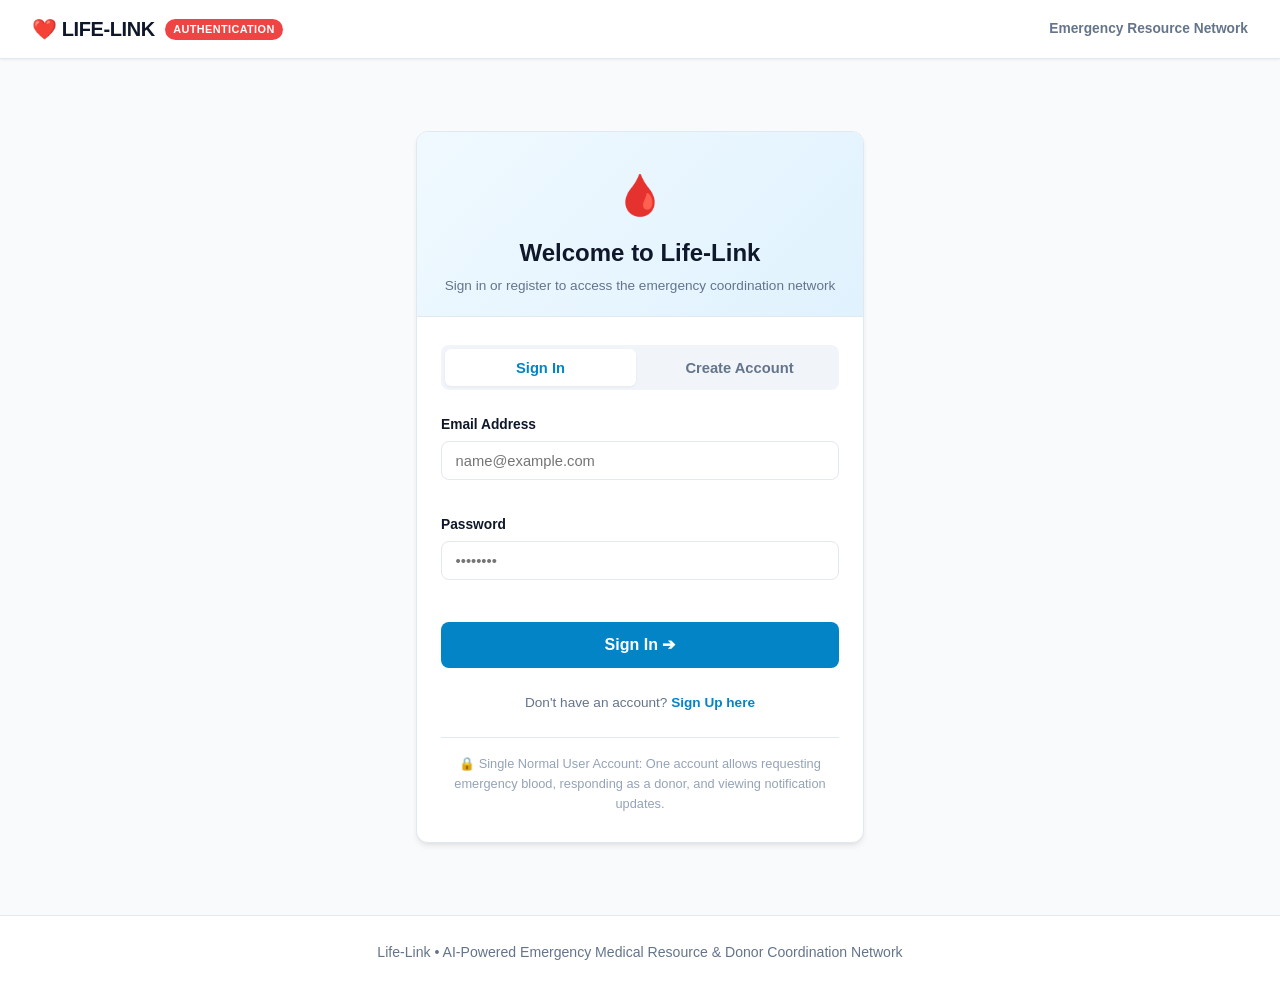
<file: frontend/donor.html>
<!DOCTYPE html>
<html lang="en">
<head>
  <meta charset="UTF-8">
  <meta name="viewport" content="width=device-width, initial-scale=1.0">
  <title>Donor Center | LIFE-LINK</title>
  <link rel="stylesheet" href="css/style.css">
  <style>
    .feed-card {
      border: 1px solid var(--border-color);
      border-radius: var(--border-radius);
      background: white;
      padding: 1.25rem;
      margin-bottom: 1rem;
      transition: all 0.2s;
    }
    .feed-card:hover {
      box-shadow: var(--shadow-md);
      border-color: #bae6fd;
    }
  </style>
</head>
<body>

  <!-- Navigation Bar -->
  <nav class="navbar">
    <a href="index.html" class="nav-brand">
      <span>❤️ LIFE-LINK</span>
      <span class="brand-badge">DONOR CENTER</span>
    </a>
    <ul class="nav-links">
      <li><a href="index.html" class="nav-link">Home</a></li>
      <li><a href="emergency.html" class="nav-link nav-btn-emergency">🚨 Emergency</a></li>
      <li><a href="matching.html" class="nav-link">Matching</a></li>
      <li><a href="cascade.html" class="nav-link">Cascade</a></li>
      <li><a href="tracker.html" class="nav-link">Tracker</a></li>
      <li><a href="donor.html" class="nav-link active">Donor Center</a></li>
      <li><a href="notifications.html" class="nav-link">Notifications</a></li>
      <li><a href="account.html" class="nav-link">My Account</a></li>
      <li><a href="hospital.html" class="nav-link">Hospital</a></li>
      <li><a href="organ.html" class="nav-link">Organ & Tissue</a></li>
    </ul>
    <div id="nav-user-container"></div>
  </nav>

  <!-- Main Container -->
  <main class="container">
    
    <div class="page-header" style="text-align: left; display: flex; justify-content: space-between; align-items: center; flex-wrap: wrap; gap: 1rem; margin-bottom: 1.5rem;">
      <div>
        <div style="display: flex; gap: 0.5rem; align-items: center; margin-bottom: 0.3rem;">
          <span class="badge badge-blue">Normal User Account Feature</span>
          <span class="badge badge-green" id="donor-status-header-badge">AVAILABLE</span>
        </div>
        <h1 class="page-title" style="margin-bottom: 0.2rem;">🩸 Donor Center</h1>
        <p class="page-subtitle" style="margin: 0;">Manage your voluntary donor availability, view requests you can help with, and review past donation records.</p>
      </div>

      <!-- Quick Switch User Dropdown for Demo -->
      <div style="display: flex; gap: 0.5rem; align-items: center; background: white; padding: 0.5rem 0.8rem; border-radius: 8px; border: 1px solid var(--border-color);">
        <label for="select-active-user" style="font-size: 0.82rem; font-weight: 700; color: var(--text-muted);">Active Account:</label>
        <select id="select-active-user" class="form-control" style="width: auto; padding: 0.3rem 0.6rem; font-size: 0.85rem;" onchange="onSwitchUser(this.value)">
          <option value="">Loading accounts...</option>
        </select>
      </div>
    </div>

    <!-- Top Grid: Availability & Eligibility Reminder Card -->
    <div class="grid-2" style="margin-bottom: 1.5rem;">

      <!-- Availability Card -->
      <div class="card" style="border-top: 4px solid var(--primary);">
        <div style="display: flex; justify-content: space-between; align-items: center; margin-bottom: 0.8rem;">
          <h3 style="font-size: 1.15rem; font-weight: 800; color: var(--text-main);">👤 Voluntary Donor Readiness</h3>
          <span id="card-avail-badge" class="badge badge-green">AVAILABLE</span>
        </div>

        <div style="background: var(--bg-alt); padding: 0.9rem; border-radius: 8px; border: 1px solid var(--border-color); margin-bottom: 1rem;">
          <div style="font-weight: 800; font-size: 1.15rem; color: var(--text-main);" id="disp-user-name">Loading...</div>
          <div style="font-size: 0.88rem; color: var(--text-muted); margin-top: 0.2rem;" id="disp-user-meta">
            Blood Group: -- &bull; Locality: --
          </div>
          <div style="font-size: 0.8rem; color: var(--text-light); margin-top: 0.3rem;">
            🔒 Privacy-Safe Mode Active &bull; Exact residential address and phone masked from public view
          </div>
        </div>

        <div style="display: flex; gap: 0.6rem; align-items: center; flex-wrap: wrap;">
          <span style="font-size: 0.86rem; font-weight: 700; color: var(--text-main);">Set Readiness:</span>
          <button class="btn btn-secondary btn-sm" onclick="setMyAvailability('AVAILABLE')">🟢 AVAILABLE</button>
          <button class="btn btn-secondary btn-sm" onclick="setMyAvailability('UNAVAILABLE')">🔴 UNAVAILABLE</button>
        </div>
      </div>

      <!-- Eligibility & Cooldown Reminder Card -->
      <div class="card" style="border-top: 4px solid var(--secondary);">
        <div style="display: flex; justify-content: space-between; align-items: center; margin-bottom: 0.8rem;">
          <h3 style="font-size: 1.15rem; font-weight: 800; color: var(--text-main);">⏱️ Donation Availability & Review</h3>
          <span class="badge badge-blue">Configurable Cooldown</span>
        </div>

        <div style="display: grid; grid-template-columns: 1fr 1fr; gap: 0.8rem; margin-bottom: 0.8rem;">
          <div style="background: #f8fafc; border: 1px solid var(--border-color); padding: 0.65rem 0.85rem; border-radius: 6px;">
            <span style="font-size: 0.72rem; color: var(--text-muted); font-weight: 700; text-transform: uppercase;">Last Donation</span>
            <div id="disp-last-donation" style="font-size: 0.98rem; font-weight: 800; color: var(--text-main); margin-top: 0.2rem;">Never recorded</div>
          </div>
          <div style="background: #f8fafc; border: 1px solid var(--border-color); padding: 0.65rem 0.85rem; border-radius: 6px;">
            <span style="font-size: 0.72rem; color: var(--text-muted); font-weight: 700; text-transform: uppercase;">Next Review Date</span>
            <div id="disp-next-review" style="font-size: 0.98rem; font-weight: 800; color: var(--primary); margin-top: 0.2rem;">Available now</div>
          </div>
        </div>

        <p id="disp-eligibility-message" style="font-size: 0.83rem; color: var(--text-muted); line-height: 1.45; background: #f0fdf4; border: 1px solid #bbf7d0; padding: 0.7rem 0.9rem; border-radius: 6px;">
          Checking eligibility status...
        </p>

        <p style="font-size: 0.74rem; color: var(--text-light); margin-top: 0.6rem; font-style: italic;">
          * Note: Software eligibility reminder uses configurable parameters. Final clinical suitability is evaluated by the hospital or blood bank upon donor arrival.
        </p>
      </div>

    </div>

    <!-- SECTION: Blood Requests You Can Help With (Path 2 Discovery) -->
    <div class="card" style="margin-bottom: 2rem; border-left: 4px solid var(--accent-red);">
      <div style="display: flex; justify-content: space-between; align-items: center; margin-bottom: 0.6rem; flex-wrap: wrap; gap: 0.5rem;">
        <div>
          <h2 style="font-size: 1.35rem; font-weight: 800; color: var(--text-main); display: flex; align-items: center; gap: 0.5rem;">
            <span>🩸</span> Blood Requests You Can Help With
          </h2>
          <p style="font-size: 0.86rem; color: var(--text-muted);">
            Active emergency calls biologically compatible with your blood group within proximity.
          </p>
        </div>
        <span id="matched-feed-count" class="badge badge-red">0 Emergencies</span>
      </div>

      <!-- Feed Container -->
      <div id="matched-feed-container" style="margin-top: 1rem;">
        <p style="color: var(--text-muted); font-size: 0.9rem;">Checking active compatible emergencies...</p>
      </div>
    </div>

    <!-- SECTION: 2 Tabs for My Responses & Donation History -->
    <div class="tab-bar">
      <button class="tab-btn active" onclick="switchDonorTab('responses')">📝 My Responses to Emergencies</button>
      <button class="tab-btn" onclick="switchDonorTab('donations')">🟢 Completed Donation History</button>
    </div>

    <!-- Tab 1: My Responses -->
    <div id="tab-responses" class="card" style="margin-bottom: 1.5rem;">
      <h3 style="font-size: 1.15rem; font-weight: 800; margin-bottom: 0.8rem;">My Voluntary Responses</h3>
      <div id="my-responses-container">
        <p style="color: var(--text-muted); font-size: 0.9rem;">Loading your responses...</p>
      </div>
    </div>

    <!-- Tab 2: Completed Donations -->
    <div id="tab-donations" class="card" style="display: none; margin-bottom: 1.5rem;">
      <h3 style="font-size: 1.15rem; font-weight: 800; margin-bottom: 0.8rem;">Verified Completed Donations</h3>
      <div id="my-donations-container">
        <p style="color: var(--text-muted); font-size: 0.9rem;">Loading donation history...</p>
      </div>
    </div>

    <!-- Medical Safety Disclaimer -->
    <div class="disclaimer-banner">
      <span style="font-size: 1.25rem;">⚠️</span>
      <div>
        <strong>Voluntary Donor Participation Safety:</strong>
        Accepting an emergency notification indicates your voluntary willingness to assist. It does not replace clinical blood-bank screening. Upon arrival at the hospital or blood center, medical staff perform mandatory vitals, hemoglobin checks, and cross-matching before donation proceeds.
      </div>
    </div>

  </main>

  <!-- Footer -->
  <footer>
    <p>Life-Link • AI-Powered Emergency Medical Resource & Donor Coordination Network</p>
  </footer>

  <script src="js/app.js"></script>
  <script>
    let currentUser = null;

    document.addEventListener("DOMContentLoaded", async () => {
      currentUser = await LifeLinkAuth.requireAuth();
      if (!currentUser) return;
      await LifeLinkAuth.initNavbarUser(document.getElementById("nav-user-container"));
      await populateUserSwitcher();
      await loadDonorCenterData();
    });

    async function populateUserSwitcher() {
      const select = document.getElementById("select-active-user");
      try {
        const users = await LifeLinkAPI.getUsers();
        select.innerHTML = "";
        users.forEach(u => {
          const opt = document.createElement("option");
          opt.value = u.id;
          opt.innerText = `${u.name} (${u.blood_group}) - ${u.availability}`;
          if (currentUser && u.id === currentUser.id) opt.selected = true;
          select.appendChild(opt);
        });
      } catch (e) {
        console.warn("Could not load users for switcher:", e);
      }
    }

    async function onSwitchUser(userId) {
      if (!userId) return;
      currentUser = await LifeLinkAuth.switchUser(userId);
      await LifeLinkAuth.initNavbarUser(document.getElementById("nav-user-container"));
      await loadDonorCenterData();
    }

    async function loadDonorCenterData() {
      if (!currentUser) return;

      // Update profile fields
      document.getElementById("disp-user-name").innerText = `${currentUser.name}`;
      document.getElementById("disp-user-meta").innerText = `Blood Group: ${currentUser.blood_group} • Component: ${currentUser.donation_type || 'whole_blood'} • Locality: ${currentUser.location}`;
      
      const availBadge = document.getElementById("card-avail-badge");
      availBadge.innerText = currentUser.availability;
      availBadge.className = `badge ${currentUser.availability === 'AVAILABLE' ? 'badge-green' : currentUser.availability === 'REVIEW_NEEDED' ? 'badge-amber' : 'badge-red'}`;
      
      document.getElementById("donor-status-header-badge").innerText = currentUser.availability;
      document.getElementById("donor-status-header-badge").className = availBadge.className;

      document.getElementById("disp-last-donation").innerText = currentUser.last_donation_date || "Never recorded";
      document.getElementById("disp-next-review").innerText = currentUser.next_review_date || "Available now";
      document.getElementById("disp-eligibility-message").innerText = currentUser.eligibility_status_message || "You may be able to respond to eligible blood requests. Final clinical eligibility is determined by the hospital or blood bank team upon arrival.";

      // Load Matched Feed (Blood Requests You Can Help With)
      await loadMatchedFeed();

      // Load Responses
      await loadMyResponses();

      // Load Donations
      await loadMyDonations();
    }

    async function setMyAvailability(status) {
      if (!currentUser) return;
      try {
        const updated = await LifeLinkAPI.updateUserAvailability(currentUser.id, status);
        currentUser = updated;
        LifeLinkAuth.setCurrentUser(updated);
        await LifeLinkAuth.initNavbarUser(document.getElementById("nav-user-container"));
        await loadDonorCenterData();
        showToast(`Readiness status updated to ${status}`, "success");
      } catch (err) {
        showToast("Failed to update availability: " + err.message, "error");
      }
    }

    async function loadMatchedFeed() {
      const container = document.getElementById("matched-feed-container");
      const badge = document.getElementById("matched-feed-count");

      try {
        const feed = await LifeLinkAPI.getMatchedRequestsForUser(currentUser.id);
        badge.innerText = `${feed.length} Active Emergencies`;

        if (feed.length === 0) {
          container.innerHTML = `
            <div style="text-align: center; padding: 2rem; color: var(--text-muted);">
              <div style="font-size: 1.6rem; margin-bottom: 0.4rem;">☕</div>
              <strong>No active emergencies currently require your blood group (${currentUser.blood_group}) nearby.</strong>
              <p style="font-size: 0.85rem; margin-top: 0.3rem;">
                When an emergency matches your blood group and distance, it will appear here instantly.
              </p>
            </div>
          `;
          return;
        }

        container.innerHTML = "";
        feed.forEach(item => {
          const card = document.createElement("div");
          card.className = "feed-card";

          const hasResponded = item.has_user_responded;
          const userAction = item.user_action;

          card.innerHTML = `
            <div style="display: flex; justify-content: space-between; align-items: flex-start; flex-wrap: wrap; gap: 0.6rem; margin-bottom: 0.6rem;">
              <div>
                <span class="badge badge-red" style="font-size: 0.78rem;">${item.urgency}</span>
                <span class="badge badge-purple" style="font-size: 0.78rem;">Emergency #${item.emergency_request_id}</span>
                <h3 style="font-size: 1.15rem; font-weight: 800; color: var(--text-main); margin-top: 0.3rem;">
                  ${escapeHtml(item.hospital_name)} (${escapeHtml(item.hospital_city)})
                </h3>
                <div style="font-size: 0.84rem; color: var(--text-muted);">
                  Patient: <strong>${escapeHtml(item.patient_name)}</strong> &bull; Requested by: ${escapeHtml(item.requester_name || 'Anonymous')}
                </div>
              </div>

              <div style="text-align: right;">
                <div style="font-size: 0.72rem; color: var(--text-muted); font-weight: 700; text-transform: uppercase;">Blood Needed</div>
                <div style="font-size: 1.4rem; font-weight: 800; color: var(--accent-red);">${item.blood_group}</div>
                <div style="font-size: 0.82rem; font-weight: 600; color: var(--text-main);">${item.units_needed} unit(s) needed</div>
              </div>
            </div>

            <div style="display: flex; justify-content: space-between; align-items: center; border-top: 1px solid var(--border-color); padding-top: 0.75rem; margin-top: 0.6rem; flex-wrap: wrap; gap: 0.6rem;">
              <div style="font-size: 0.88rem; color: var(--primary); font-weight: 700;">
                📍 Approximate Distance: ~${item.distance_km} km
              </div>

              <div style="display: flex; gap: 0.5rem; align-items: center;">
                ${hasResponded ? `
                  <span class="badge ${userAction === 'ACCEPT' ? 'badge-green' : 'badge-red'}">
                    ${userAction === 'ACCEPT' ? '✓ You Agreed to Help' : '✗ Declined'}
                  </span>
                  <a href="tracker.html?id=${item.emergency_request_id}" class="btn btn-secondary btn-sm">📡 Track Emergency</a>
                ` : `
                  <button class="btn btn-secondary btn-sm" onclick="respondToEmergencyFeed(${item.emergency_request_id}, 'DECLINE')">
                    Decline
                  </button>
                  <button class="btn btn-emergency btn-sm" onclick="respondToEmergencyFeed(${item.emergency_request_id}, 'ACCEPT')">
                    🩸 I'm Willing to Help
                  </button>
                `}
              </div>
            </div>
          `;
          container.appendChild(card);
        });

      } catch (e) {
        container.innerHTML = `<p style="color: #dc2626;">Failed to load matched requests: ${e.message}</p>`;
      }
    }

    async function respondToEmergencyFeed(requestId, action) {
      if (!currentUser) return;
      try {
        const res = await LifeLinkAPI.respondToEmergency(requestId, {
          user_id: currentUser.id,
          action: action
        });

        if (action === "ACCEPT") {
          showToast(`Thank you! Your willingness to help with Emergency #${requestId} has been registered!`, "success");
        } else {
          showToast(`Declined Emergency #${requestId}`, "info");
        }

        await loadDonorCenterData();

      } catch (err) {
        showToast("Response failed: " + err.message, "error");
      }
    }

    async function loadMyResponses() {
      const container = document.getElementById("my-responses-container");
      try {
        const responses = await LifeLinkAPI.getUserDonorResponses(currentUser.id);
        if (responses.length === 0) {
          container.innerHTML = `<p style="color: var(--text-muted); font-size: 0.88rem;">You have not responded to any emergencies yet.</p>`;
          return;
        }

        container.innerHTML = `
          <div style="display: flex; flex-direction: column; gap: 0.6rem;">
            ${responses.map(r => `
              <div style="display: flex; justify-content: space-between; align-items: center; border: 1px solid var(--border-color); border-radius: 6px; padding: 0.65rem 0.9rem; background: white; flex-wrap: wrap; gap: 0.5rem;">
                <div>
                  <strong style="color: var(--text-main);">Emergency #${r.emergency_request_id}</strong>
                  <span class="badge ${r.action === 'ACCEPT' ? 'badge-green' : 'badge-red'}" style="margin-left: 0.4rem;">${r.action}</span>
                  <span style="font-size: 0.8rem; color: var(--text-muted); margin-left: 0.4rem;">Status: ${r.status}</span>
                </div>
                <div style="display: flex; gap: 0.5rem; align-items: center;">
                  <span style="font-size: 0.78rem; color: var(--text-light);">${new Date(r.created_at).toLocaleDateString()}</span>
                  <a href="tracker.html?id=${r.emergency_request_id}" class="btn btn-secondary btn-sm" style="padding: 2px 8px; font-size: 0.78rem;">Track &rarr;</a>
                </div>
              </div>
            `).join("")}
          </div>
        `;
      } catch (e) {
        container.innerHTML = `<p style="color: var(--text-muted);">Failed to load responses.</p>`;
      }
    }

    async function loadMyDonations() {
      const container = document.getElementById("my-donations-container");
      try {
        const donations = await LifeLinkAPI.getUserDonations(currentUser.id);
        if (donations.length === 0) {
          container.innerHTML = `<p style="color: var(--text-muted); font-size: 0.88rem;">No completed donation history recorded for this account yet.</p>`;
          return;
        }

        container.innerHTML = `
          <div style="display: flex; flex-direction: column; gap: 0.6rem;">
            ${donations.map(d => `
              <div style="display: flex; justify-content: space-between; align-items: center; border: 1px solid #bbf7d0; border-radius: 6px; padding: 0.65rem 0.9rem; background: #f0fdf4; flex-wrap: wrap; gap: 0.5rem;">
                <div>
                  <strong style="color: #166534;">${escapeHtml(d.hospital_name)}</strong>
                  <span class="badge badge-red" style="margin-left: 0.4rem;">${d.blood_group}</span>
                  <span style="font-size: 0.82rem; color: var(--text-muted); margin-left: 0.4rem;">${d.units} unit(s) • ${d.component}</span>
                </div>
                <div style="font-size: 0.84rem; color: #15803d; font-weight: 700;">
                  🟢 ${d.donation_date}
                </div>
              </div>
            `).join("")}
          </div>
        `;
      } catch (e) {
        container.innerHTML = `<p style="color: var(--text-muted);">Failed to load donation history.</p>`;
      }
    }

    function switchDonorTab(tab) {
      document.querySelectorAll(".tab-btn").forEach(b => b.classList.remove("active"));
      event.target.classList.add("active");

      document.getElementById("tab-responses").style.display = tab === 'responses' ? 'block' : 'none';
      document.getElementById("tab-donations").style.display = tab === 'donations' ? 'block' : 'none';
    }

    function escapeHtml(text) {
      if (!text) return "";
      const div = document.createElement("div");
      div.innerText = text;
      return div.innerHTML;
    }
  </script>
</body>
</html>
</file>
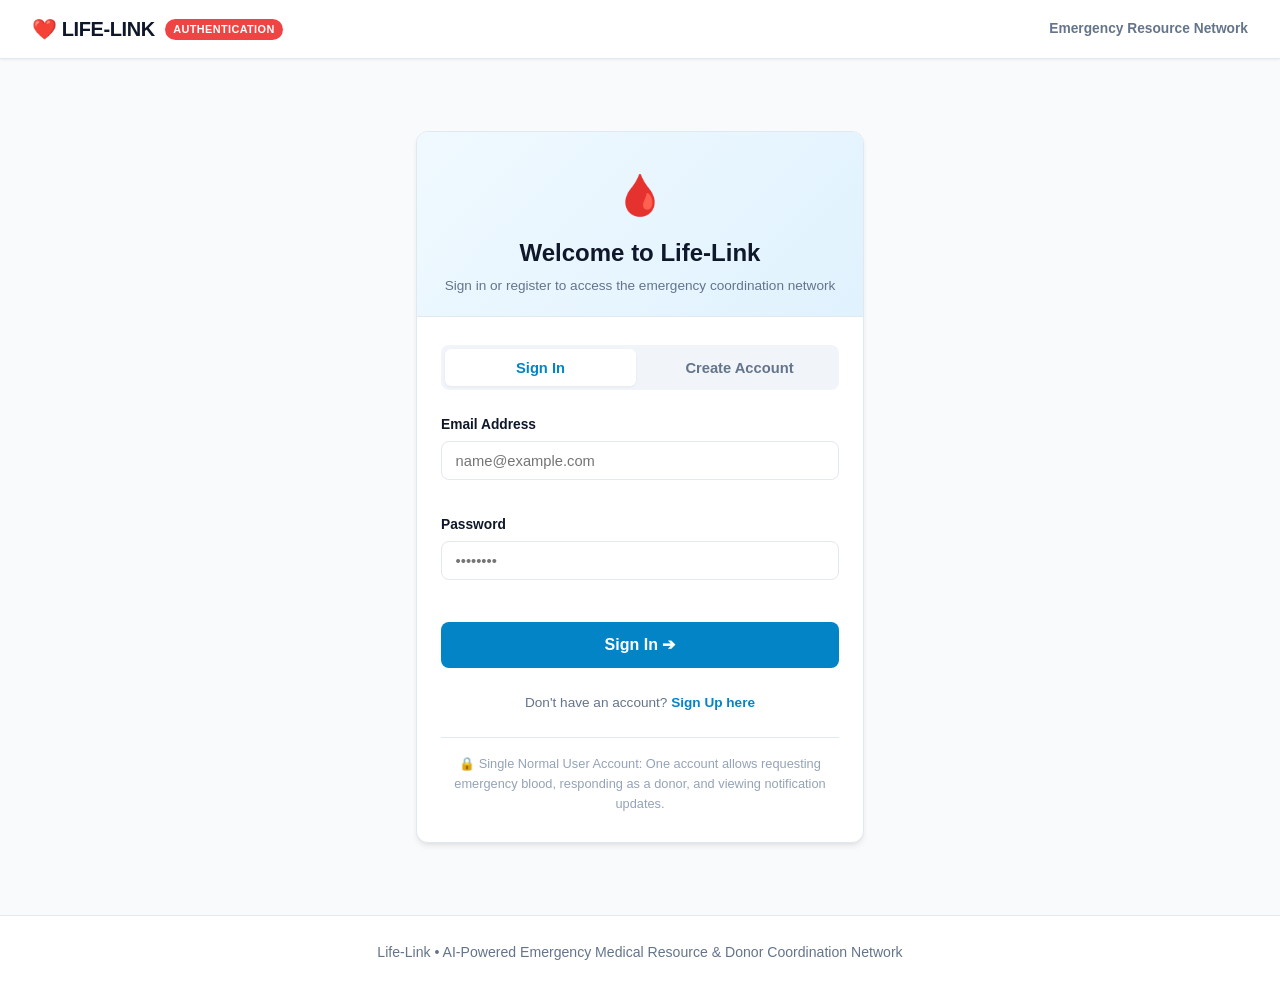
<file: frontend/emergency.html>
<!DOCTYPE html>
<html lang="en">
<head>
  <meta charset="UTF-8">
  <meta name="viewport" content="width=device-width, initial-scale=1.0">
  <title>Emergency Request | LIFE-LINK AI Bot</title>
  <link rel="stylesheet" href="css/style.css">
  <style>
    .voice-active {
      background: #ef4444 !important;
      color: white !important;
      animation: pulse 1.5s infinite;
    }
    @keyframes pulse {
      0% { box-shadow: 0 0 0 0 rgba(239, 68, 68, 0.7); }
      70% { box-shadow: 0 0 0 10px rgba(239, 68, 68, 0); }
      100% { box-shadow: 0 0 0 0 rgba(239, 68, 68, 0); }
    }
    .editable-field-input {
      width: 100%;
      padding: 0.4rem 0.6rem;
      border: 1px solid var(--border-color);
      border-radius: 6px;
      font-size: 0.92rem;
      font-weight: 600;
    }
  </style>
</head>
<body>

  <!-- Navigation Bar -->
  <nav class="navbar">
    <a href="index.html" class="nav-brand">
      <span>❤️ LIFE-LINK</span>
      <span class="brand-badge">AI EMERGENCY</span>
    </a>
    <ul class="nav-links">
      <li><a href="index.html" class="nav-link">Home</a></li>
      <li><a href="emergency.html" class="nav-link active nav-btn-emergency">🚨 Emergency</a></li>
      <li><a href="matching.html" class="nav-link">Matching</a></li>
      <li><a href="cascade.html" class="nav-link">Cascade</a></li>
      <li><a href="tracker.html" class="nav-link">Tracker</a></li>
      <li><a href="donor.html" class="nav-link">Donor Center</a></li>
      <li><a href="notifications.html" class="nav-link">Notifications</a></li>
      <li><a href="account.html" class="nav-link">My Account</a></li>
      <li><a href="hospital.html" class="nav-link">Hospital</a></li>
      <li><a href="organ.html" class="nav-link">Organ & Tissue</a></li>
    </ul>
    <div id="nav-user-container"></div>
  </nav>

  <!-- Main Container -->
  <main class="container" style="max-width: 900px;">
    
    <div class="page-header" style="text-align: left; margin-bottom: 1.5rem;">
      <div style="display: flex; justify-content: space-between; align-items: center; flex-wrap: wrap; gap: 0.8rem;">
        <div>
          <span class="badge badge-red" style="font-size: 0.8rem; margin-bottom: 0.4rem;">AI Coordinated Emergency</span>
          <h1 class="page-title" style="margin-bottom: 0.2rem;">Request Emergency Blood Assistance</h1>
          <p class="page-subtitle" style="margin: 0;">
            Interactive multilingual AI interface. Supports English, Tamil, and Tanglish via text or voice.
          </p>
        </div>
        <div id="current-requester-info" style="font-size: 0.85rem; color: var(--text-muted); background: white; padding: 0.5rem 0.8rem; border-radius: 8px; border: 1px solid var(--border-color);">
          Logged in as: <strong id="requester-name-display">Loading...</strong>
        </div>
      </div>
    </div>

    <!-- Interactive AI Bot Chat Stream -->
    <div class="card" style="padding: 0; overflow: hidden; margin-bottom: 1.5rem;">
      
      <div class="chat-header">
        <div style="display: flex; align-items: center; gap: 0.6rem;">
          <span style="font-size: 1.3rem;">🤖</span>
          <div>
            <strong style="font-size: 0.95rem; color: var(--text-main);">Life-Link Emergency Coordinator Bot</strong>
            <div style="font-size: 0.75rem; color: var(--text-muted);">Verified Real-Time Clinical Dispatch • Multilingual NLP</div>
          </div>
        </div>
        <span class="badge badge-green" id="bot-status-badge">Ready</span>
      </div>

      <!-- Messages Stream -->
      <div class="chat-messages" id="chat-messages-container">
        <!-- Initial Bot Greeting -->
        <div class="chat-bubble bot">
          Hello! I am your Life-Link AI Emergency Assistant. Tell me what blood requirement is needed, for whom, and at which hospital.
          <br><br>
          <em>You can type or speak in English, Tamil, or Tanglish.</em>
          <span class="timestamp">Just now</span>
        </div>
      </div>

      <!-- Quick Chips -->
      <div style="padding: 0.5rem 1rem 0; background: #f8fafc; border-top: 1px solid var(--border-color);">
        <div style="font-size: 0.75rem; color: var(--text-muted); font-weight: 700; text-transform: uppercase; margin-bottom: 0.3rem;">Quick Example Prompts:</div>
        <div class="chips-container" style="margin: 0 0 0.5rem;">
          <span class="chip" onclick="usePrompt('My father Sathya needs 2 units O+ blood at KMCH urgently.')">
            🇬🇧 "My father Sathya needs 2 units O+ blood at KMCH urgently."
          </span>
          <span class="chip" onclick="usePrompt('KMCH la O positive blood 2 units urgent ah venum.')">
            🇮🇳 Tanglish: "KMCH la O positive blood 2 units urgent ah venum."
          </span>
          <span class="chip" onclick="usePrompt('KMCH மருத்துவமனையில் O positive இரத்தம் இரண்டு யூனிட் அவசரமாக தேவை.')">
            🇮🇳 Tamil: "KMCH மருத்துவமனையில் O positive இரத்தம் இரண்டு யூனிட் அவசரமாக தேவை."
          </span>
          <span class="chip" onclick="usePrompt('I need blood urgently for emergency surgery.')">
            ⚠️ Missing Info Test: "I need blood urgently for emergency surgery."
          </span>
        </div>
      </div>

      <!-- Input Bar -->
      <div class="chat-input-bar">
        <button id="btn-voice" class="btn btn-secondary" type="button" onclick="toggleVoiceInput()" title="Voice input in English / Tanglish / Tamil">
          🎙️ <span id="voice-label">Voice</span>
        </button>
        <input type="text" id="chat-input-field" class="form-control" placeholder="Type emergency message (e.g. My father Sathya needs 2 units O+ blood at KMCH urgently)..." onkeydown="if(event.key === 'Enter') handleSendChat()">
        <button id="btn-send" class="btn btn-primary" type="button" onclick="handleSendChat()">
          Send ➔
        </button>
      </div>

    </div>

    <!-- Active Created Emergency Real Status Banner (Shown after confirmation) -->
    <div id="confirmed-status-card" class="card" style="display: none; border-left: 4px solid var(--accent-green); background: #f0fdf4;">
      <div style="display: flex; justify-content: space-between; align-items: center; flex-wrap: wrap; gap: 0.8rem; margin-bottom: 0.8rem;">
        <div>
          <span class="badge badge-green" style="font-size: 0.78rem;">Verified Backend State</span>
          <h3 id="confirmed-title" style="font-size: 1.25rem; font-weight: 800; color: #166534; margin-top: 0.2rem;">Emergency Created</h3>
          <p id="confirmed-subtitle" style="font-size: 0.88rem; color: #15803d; margin: 0;">Coordinating compatible donors...</p>
        </div>
        <div style="display: flex; gap: 0.5rem; flex-wrap: wrap;">
          <a id="btn-view-matching" href="matching.html" class="btn btn-primary btn-sm">🎯 View Matching</a>
          <a id="btn-view-cascade" href="cascade.html" class="btn btn-secondary btn-sm">📡 View Cascade</a>
          <a id="btn-view-tracker" href="tracker.html" class="btn btn-emergency btn-sm">📡 Live Tracker</a>
        </div>
      </div>
      <div id="confirmed-details-box" style="background: white; border: 1px solid #bbf7d0; border-radius: 8px; padding: 0.9rem; font-size: 0.9rem; color: var(--text-main);">
        Loading live verified backend response...
      </div>
    </div>

    <!-- Medical Safety Disclaimer -->
    <div class="disclaimer-banner" style="margin-top: 1.5rem;">
      <span style="font-size: 1.25rem;">⚠️</span>
      <div>
        <strong>Medical Protocol Disclaimer:</strong>
        Life-Link AI translates distress calls into verified database records and notifies nearby voluntary donors. It does NOT provide clinical diagnoses or replace official blood-bank cross-matching. Final eligibility and blood compatibility are determined by hospital medical staff upon arrival.
      </div>
    </div>

  </main>

  <!-- Footer -->
  <footer>
    <p>Life-Link • AI-Powered Emergency Medical Resource & Donor Coordination Network</p>
  </footer>

  <script src="js/app.js"></script>
  <script>
    let currentUser = null;
    let accumulatedFields = {};
    let isVoiceListening = false;
    let currentConfirmedEmergencyId = null;

    document.addEventListener("DOMContentLoaded", async () => {
      currentUser = await LifeLinkAuth.requireAuth();
      if (!currentUser) return;
      await LifeLinkAuth.initNavbarUser(document.getElementById("nav-user-container"));
      
      const reqNameEl = document.getElementById("requester-name-display");
      if (reqNameEl) {
        reqNameEl.innerText = `${currentUser.name} (${currentUser.blood_group}) • ${currentUser.location}`;
      }
    });

    function usePrompt(text) {
      const input = document.getElementById("chat-input-field");
      input.value = text;
      input.focus();
    }

    function appendMessage(sender, text, timestamp = "Just now") {
      const container = document.getElementById("chat-messages-container");
      const bubble = document.createElement("div");
      bubble.className = `chat-bubble ${sender}`;
      bubble.innerHTML = `${text}<span class="timestamp">${timestamp}</span>`;
      container.appendChild(bubble);
      container.scrollTop = container.scrollHeight;
    }

    async function handleSendChat() {
      const input = document.getElementById("chat-input-field");
      const text = input.value.trim();
      if (!text) return;

      appendMessage("user", escapeHtml(text));
      input.value = "";
      input.focus();

      // Show typing indicator
      const typingId = "typing-" + Date.now();
      const container = document.getElementById("chat-messages-container");
      const typingBubble = document.createElement("div");
      typingBubble.id = typingId;
      typingBubble.className = "chat-bubble bot";
      typingBubble.innerHTML = "<em>Analyzing medical parameters...</em>";
      container.appendChild(typingBubble);
      container.scrollTop = container.scrollHeight;

      try {
        const payload = {
          message: text,
          user_id: currentUser ? currentUser.id : null,
          requester_name: currentUser ? currentUser.name : null,
          accumulated_fields: accumulatedFields,
          active_emergency_id: currentConfirmedEmergencyId
        };

        const res = await LifeLinkAPI.aiChat(payload);
        document.getElementById(typingId)?.remove();

        // Update accumulated fields
        if (res.extracted_fields) {
          accumulatedFields = { ...accumulatedFields, ...res.extracted_fields };
        }

        // Render bot reply text
        appendMessage("bot", escapeHtml(res.reply));

        // If ready for confirmation, render editable confirmation card directly in chat stream!
        if (res.ready_for_confirmation && res.confirmation_card) {
          renderConfirmationCard(res.confirmation_card);
        }

        if (res.backend_status) {
          const bs = res.backend_status;
          appendMessage("system", `
            <strong>Verified Real-Time Backend Update:</strong><br>
            Emergency #${bs.emergency_id || bs.id} Status: <strong>${bs.status}</strong><br>
            Hospital: ${bs.hospital_name} | Blood Group: ${bs.blood_group}<br>
            Units Required: ${bs.units_needed} | Units Accepted: ${bs.units_accepted}<br>
            Cascade Round: ${bs.cascade_round || bs.current_cascade_round}
          `);
        }

      } catch (err) {
        document.getElementById(typingId)?.remove();
        appendMessage("bot", `⚠️ Could not communicate with server: ${err.message}`);
        showToast("Error communicating with AI Assistant", "error");
      }
    }

    function renderConfirmationCard(card) {
      const container = document.getElementById("chat-messages-container");
      const cardWrapper = document.createElement("div");
      cardWrapper.className = "confirmation-card-ui";
      cardWrapper.id = "active-confirm-card";

      const patient = card.patient_name || "Emergency Patient";
      const blood = card.blood_group || "O+";
      const units = card.units_needed || 2;
      const hospital = card.hospital_name || "KMCH";
      const urgency = card.urgency || "URGENT";
      const phone = card.contact_phone || (currentUser ? currentUser.phone : "");
      const requester = currentUser ? currentUser.name : (card.requester_name || "Emergency Requester");

      cardWrapper.innerHTML = `
        <div style="display: flex; justify-content: space-between; align-items: center; border-bottom: 1px solid var(--border-color); padding-bottom: 0.6rem;">
          <h4 style="font-size: 1.05rem; font-weight: 800; color: var(--primary); display: flex; align-items: center; gap: 0.4rem;">
            <span>📋</span> Emergency Request Confirmation Card
          </h4>
          <span class="badge badge-amber" id="card-mode-badge">Review Before Dispatch</span>
        </div>

        <p style="font-size: 0.82rem; color: var(--text-muted); margin-top: 0.4rem;">
          Account Holder (Requester): <strong>${escapeHtml(requester)}</strong> &bull; Please review or edit before backend creation.
        </p>

        <div class="confirm-grid">
          <div class="confirm-item">
            <label>Patient Name</label>
            <div id="disp-patient" class="val">${escapeHtml(patient)}</div>
            <input type="text" id="edit-patient" class="editable-field-input" value="${escapeHtml(patient)}" style="display: none;">
          </div>
          <div class="confirm-item">
            <label>Blood Group</label>
            <div id="disp-blood" class="val" style="color: var(--accent-red);">${escapeHtml(blood)}</div>
            <input type="text" id="edit-blood" class="editable-field-input" value="${escapeHtml(blood)}" style="display: none;">
          </div>
          <div class="confirm-item">
            <label>Units Needed</label>
            <div id="disp-units" class="val">${units}</div>
            <input type="number" id="edit-units" min="1" class="editable-field-input" value="${units}" style="display: none;">
          </div>
          <div class="confirm-item">
            <label>Hospital</label>
            <div id="disp-hospital" class="val">${escapeHtml(hospital)}</div>
            <input type="text" id="edit-hospital" class="editable-field-input" value="${escapeHtml(hospital)}" style="display: none;">
          </div>
          <div class="confirm-item">
            <label>Urgency Level</label>
            <div id="disp-urgency" class="val" style="color: var(--accent-red);">${escapeHtml(urgency)}</div>
            <select id="edit-urgency" class="editable-field-input" style="display: none;">
              <option value="CRITICAL" ${urgency === 'CRITICAL' ? 'selected' : ''}>CRITICAL</option>
              <option value="URGENT" ${urgency === 'URGENT' ? 'selected' : ''}>URGENT</option>
              <option value="NORMAL" ${urgency === 'NORMAL' ? 'selected' : ''}>NORMAL</option>
            </select>
          </div>
          <div class="confirm-item">
            <label>Contact Phone</label>
            <div id="disp-phone" class="val">${escapeHtml(phone)}</div>
            <input type="text" id="edit-phone" class="editable-field-input" value="${escapeHtml(phone)}" style="display: none;">
          </div>
        </div>

        <div style="display: flex; gap: 0.6rem; justify-content: flex-end; align-items: center; flex-wrap: wrap;">
          <button type="button" id="btn-toggle-edit" class="btn btn-secondary btn-sm" onclick="toggleEditCard()">
            ✏️ Edit Details
          </button>
          <button type="button" id="btn-confirm-emergency" class="btn btn-emergency btn-sm" onclick="executeConfirmEmergency()">
            🚨 Confirm Emergency & Notify Donors
          </button>
        </div>
      `;

      container.appendChild(cardWrapper);
      container.scrollTop = container.scrollHeight;
    }

    let isEditingCard = false;
    function toggleEditCard() {
      isEditingCard = !isEditingCard;
      const btn = document.getElementById("btn-toggle-edit");
      const badge = document.getElementById("card-mode-badge");

      const fields = ["patient", "blood", "units", "hospital", "urgency", "phone"];
      fields.forEach(f => {
        const disp = document.getElementById(`disp-${f}`);
        const edit = document.getElementById(`edit-${f}`);
        if (isEditingCard) {
          disp.style.display = "none";
          edit.style.display = "block";
        } else {
          disp.innerText = edit.value;
          disp.style.display = "block";
          edit.style.display = "none";
        }
      });

      if (isEditingCard) {
        btn.innerText = "💾 Save Edits";
        badge.innerText = "Editing Mode";
        badge.className = "badge badge-blue";
      } else {
        btn.innerText = "✏️ Edit Details";
        badge.innerText = "Ready to Confirm";
        badge.className = "badge badge-green";
      }
    }

    async function executeConfirmEmergency() {
      const confirmBtn = document.getElementById("btn-confirm-emergency");
      confirmBtn.disabled = true;
      confirmBtn.innerText = "⏳ Confirming & Notifying...";

      try {
        const patientName = document.getElementById("edit-patient").value.trim() || "Emergency Patient";
        const bloodGroup = document.getElementById("edit-blood").value.trim().toUpperCase() || "O+";
        const unitsNeeded = parseInt(document.getElementById("edit-units").value, 10) || 1;
        const hospitalName = document.getElementById("edit-hospital").value.trim() || "KMCH";
        const urgency = document.getElementById("edit-urgency").value || "URGENT";
        const contactPhone = document.getElementById("edit-phone").value.trim() || (currentUser ? currentUser.phone : "");
        const requesterName = currentUser ? currentUser.name : "Emergency Requester";
        const userId = currentUser ? currentUser.id : null;

        const payload = {
          user_id: userId,
          requester_name: requesterName,
          patient_name: patientName,
          hospital_name: hospitalName,
          hospital_city: "Coimbatore",
          latitude: 11.0267,
          longitude: 77.0348,
          resource_type: "blood",
          component: "whole_blood",
          blood_group: bloodGroup,
          units_needed: unitsNeeded,
          urgency: urgency,
          contact_phone: contactPhone,
          notes: `Emergency request for ${patientName} at ${hospitalName} requested by ${requesterName}`
        };

        const res = await LifeLinkAPI.confirmEmergency(payload);
        currentConfirmedEmergencyId = res.id;

        // Disable card and mark confirmed
        document.getElementById("active-confirm-card").style.borderColor = "var(--accent-green)";
        document.getElementById("active-confirm-card").style.background = "#f0fdf4";
        confirmBtn.remove();
        document.getElementById("btn-toggle-edit").remove();

        // Bot responds with real system events
        appendMessage("bot", `
          ✅ <strong>Emergency Request #${res.id} has been confirmed and registered!</strong><br><br>
          Real backend matching has started for <strong>${res.units_needed} unit(s) of ${res.blood_group}</strong> at <strong>${res.hospital_name}</strong>.
          <br>
          <em>Searching nearby compatible donors within 0–5 km perimeter...</em>
        `);

        // Query real matching results
        const matchesRes = await LifeLinkAPI.getMatches(res.id);
        const matchCount = matchesRes.total_compatible_found || 0;
        
        // Query cascade
        const cascadeRes = await LifeLinkAPI.getCascade(res.id);

        appendMessage("bot", `
          📊 <strong>Real Backend Search Results:</strong><br>
          • <strong>${matchCount} compatible available donor(s)</strong> found.<br>
          • Verified real-time notifications have been dispatched to all compatible donors.<br>
          • Cascade Search Round: <strong>Round ${cascadeRes.current_round} (${cascadeRes.rounds[0]?.radius_label || '0–5 km'})</strong>.<br>
          • Current Status: <strong>${res.status}</strong>.
        `);

        // Show live status banner
        const statusCard = document.getElementById("confirmed-status-card");
        statusCard.style.display = "block";
        document.getElementById("confirmed-title").innerText = `Emergency #${res.id}: ${res.blood_group} needed at ${res.hospital_name}`;
        document.getElementById("confirmed-subtitle").innerText = `Patient: ${res.patient_name} | Requested by: ${res.requester_name} | Status: ${res.status}`;
        
        document.getElementById("btn-view-matching").href = `matching.html?id=${res.id}`;
        document.getElementById("btn-view-cascade").href = `cascade.html?id=${res.id}`;
        document.getElementById("btn-view-tracker").href = `tracker.html?id=${res.id}`;

        document.getElementById("confirmed-details-box").innerHTML = `
          <div style="display: grid; grid-template-columns: repeat(auto-fit, minmax(140px, 1fr)); gap: 0.6rem;">
            <div><strong>Emergency ID:</strong> #${res.id}</div>
            <div><strong>Blood Group:</strong> <span style="color: var(--accent-red); font-weight: 800;">${res.blood_group}</span></div>
            <div><strong>Units Needed:</strong> ${res.units_needed}</div>
            <div><strong>Compatible Donors Found:</strong> ${matchCount}</div>
            <div><strong>Cascade Round:</strong> Round ${cascadeRes.current_round}</div>
            <div><strong>Status:</strong> <span class="badge badge-blue">${res.status}</span></div>
          </div>
        `;

        showToast(`Emergency #${res.id} created! Compatible donors notified.`, "success");

      } catch (err) {
        confirmBtn.disabled = false;
        confirmBtn.innerText = "🚨 Confirm Emergency & Notify Donors";
        showToast("Confirmation failed: " + err.message, "error");
        appendMessage("bot", `⚠️ Failed to create emergency: ${err.message}`);
      }
    }

    function toggleVoiceInput() {
      const btn = document.getElementById("btn-voice");
      const label = document.getElementById("voice-label");

      if (isVoiceListening) {
        SpeechHelper.stop();
        isVoiceListening = false;
        btn.classList.remove("voice-active");
        label.innerText = "Voice";
        return;
      }

      if (!SpeechHelper.isSupported()) {
        showToast("Browser speech recognition is not supported in this browser.", "warning");
        return;
      }

      isVoiceListening = true;
      btn.classList.add("voice-active");
      label.innerText = "Listening...";
      showToast("Listening... Speak your emergency request now.", "info");

      SpeechHelper.start(
        (transcript) => {
          document.getElementById("chat-input-field").value = transcript;
          isVoiceListening = false;
          btn.classList.remove("voice-active");
          label.innerText = "Voice";
          handleSendChat();
        },
        (errorMsg) => {
          isVoiceListening = false;
          btn.classList.remove("voice-active");
          label.innerText = "Voice";
          showToast(errorMsg, "error");
        },
        () => {
          isVoiceListening = false;
          btn.classList.remove("voice-active");
          label.innerText = "Voice";
        }
      );
    }

    function escapeHtml(text) {
      if (!text) return "";
      const div = document.createElement("div");
      div.innerText = text;
      return div.innerHTML;
    }
  </script>
</body>
</html>
</file>
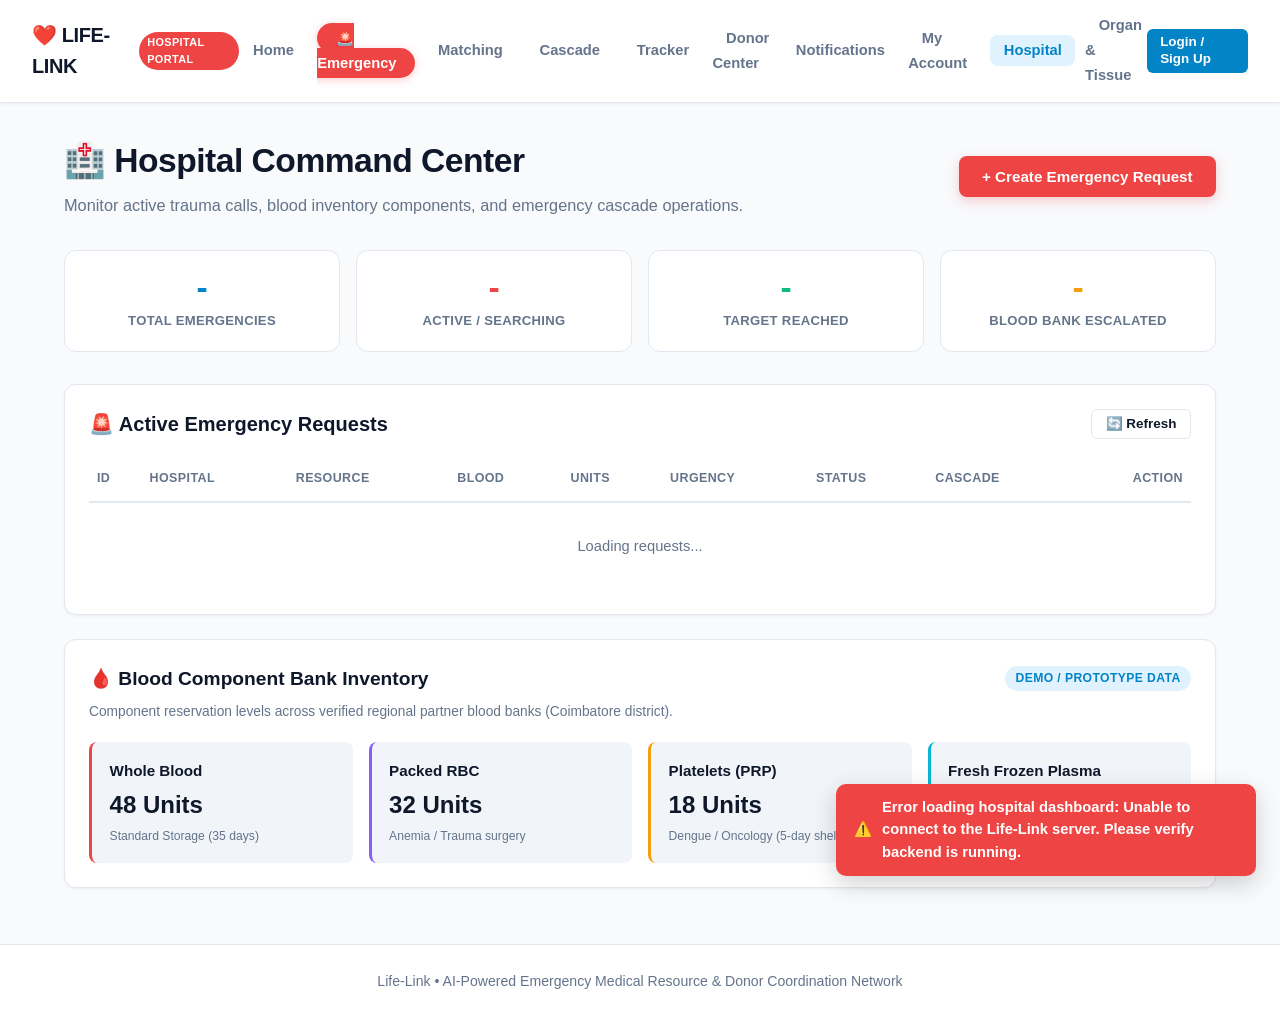
<file: frontend/hospital.html>
<!DOCTYPE html>
<html lang="en">
<head>
  <meta charset="UTF-8">
  <meta name="viewport" content="width=device-width, initial-scale=1.0">
  <title>Hospital & Blood Bank Dashboard | LIFE-LINK</title>
  <link rel="stylesheet" href="css/style.css">
</head>
<body>

  <!-- Navigation Bar -->
  <nav class="navbar">
    <a href="index.html" class="nav-brand">
      <span>❤️ LIFE-LINK</span>
      <span class="brand-badge">HOSPITAL PORTAL</span>
    </a>
    <ul class="nav-links">
      <li><a href="index.html" class="nav-link">Home</a></li>
      <li><a href="emergency.html" class="nav-link nav-btn-emergency">🚨 Emergency</a></li>
      <li><a href="matching.html" class="nav-link">Matching</a></li>
      <li><a href="cascade.html" class="nav-link">Cascade</a></li>
      <li><a href="tracker.html" class="nav-link">Tracker</a></li>
      <li><a href="donor.html" class="nav-link">Donor Center</a></li>
      <li><a href="notifications.html" class="nav-link">Notifications</a></li>
      <li><a href="account.html" class="nav-link" id="nav-account-link">My Account</a></li>
      <li><a href="hospital.html" class="nav-link active">Hospital</a></li>
      <li><a href="organ.html" class="nav-link">Organ & Tissue</a></li>
    </ul>
    <div id="nav-user-container"></div>
  </nav>

  <!-- Main Container -->
  <main class="container">
    
    <div class="page-header" style="text-align: left; display: flex; justify-content: space-between; align-items: center; flex-wrap: wrap; gap: 1rem;">
      <div>
        <h1 class="page-title">🏥 Hospital Command Center</h1>
        <p class="page-subtitle" style="margin: 0;">Monitor active trauma calls, blood inventory components, and emergency cascade operations.</p>
      </div>
      <div>
        <a href="emergency.html" class="btn btn-emergency">+ Create Emergency Request</a>
      </div>
    </div>

    <!-- Analytics Counters -->
    <div class="grid-4" style="margin-bottom: 2rem;">
      <div class="stat-card">
        <div class="stat-value" id="cnt-total-req">-</div>
        <div class="stat-label">Total Emergencies</div>
      </div>
      <div class="stat-card">
        <div class="stat-value" id="cnt-active-req" style="color: var(--accent-red);">-</div>
        <div class="stat-label">Active / Searching</div>
      </div>
      <div class="stat-card">
        <div class="stat-value" id="cnt-fulfilled-req" style="color: var(--accent-green);">-</div>
        <div class="stat-label">Target Reached</div>
      </div>
      <div class="stat-card">
        <div class="stat-value" id="cnt-partial-req" style="color: var(--accent-amber);">-</div>
        <div class="stat-label">Blood Bank Escalated</div>
      </div>
    </div>

    <!-- Active Emergencies Table/List -->
    <div class="card">
      <div style="display: flex; justify-content: space-between; align-items: center; margin-bottom: 1rem; flex-wrap: wrap; gap: 0.5rem;">
        <h3 style="font-size: 1.25rem; font-weight: 800;">🚨 Active Emergency Requests</h3>
        <button class="btn btn-secondary btn-sm" onclick="loadHospitalData()">🔄 Refresh</button>
      </div>

      <div style="overflow-x: auto;">
        <table style="width: 100%; border-collapse: collapse; font-size: 0.92rem; text-align: left;">
          <thead>
            <tr style="border-bottom: 2px solid var(--border-color); color: var(--text-muted); font-size: 0.78rem; text-transform: uppercase; letter-spacing: 0.4px;">
              <th style="padding: 0.8rem 0.5rem;">ID</th>
              <th style="padding: 0.8rem 0.5rem;">Hospital</th>
              <th style="padding: 0.8rem 0.5rem;">Resource</th>
              <th style="padding: 0.8rem 0.5rem;">Blood</th>
              <th style="padding: 0.8rem 0.5rem;">Units</th>
              <th style="padding: 0.8rem 0.5rem;">Urgency</th>
              <th style="padding: 0.8rem 0.5rem;">Status</th>
              <th style="padding: 0.8rem 0.5rem;">Cascade</th>
              <th style="padding: 0.8rem 0.5rem; text-align: right;">Action</th>
            </tr>
          </thead>
          <tbody id="emergencies-table-body">
            <tr>
              <td colspan="9" style="text-align: center; padding: 2rem; color: var(--text-muted);">Loading requests...</td>
            </tr>
          </tbody>
        </table>
      </div>
    </div>

    <!-- Blood Component Inventory (Demo / Prototype) -->
    <div class="card" style="margin-top: 1.5rem;">
      <div style="display: flex; justify-content: space-between; align-items: center; margin-bottom: 0.5rem; flex-wrap: wrap; gap: 0.5rem;">
        <h3 style="font-size: 1.2rem; font-weight: 800;">🩸 Blood Component Bank Inventory</h3>
        <span class="badge badge-blue">Demo / Prototype Data</span>
      </div>
      <p style="font-size: 0.86rem; color: var(--text-muted); margin-bottom: 1.2rem;">
        Component reservation levels across verified regional partner blood banks (Coimbatore district).
      </p>

      <div class="grid-4">
        <div style="background: var(--bg-alt); padding: 1.1rem; border-radius: var(--border-radius-sm); border-left: 3px solid var(--accent-red);">
          <div style="font-weight: 700; font-size: 0.95rem;">Whole Blood</div>
          <div style="font-size: 1.5rem; font-weight: 800; margin: 0.2rem 0; color: var(--text-main);">48 Units</div>
          <div style="font-size: 0.76rem; color: var(--text-muted);">Standard Storage (35 days)</div>
        </div>

        <div style="background: var(--bg-alt); padding: 1.1rem; border-radius: var(--border-radius-sm); border-left: 3px solid #8b5cf6;">
          <div style="font-weight: 700; font-size: 0.95rem;">Packed RBC</div>
          <div style="font-size: 1.5rem; font-weight: 800; margin: 0.2rem 0; color: var(--text-main);">32 Units</div>
          <div style="font-size: 0.76rem; color: var(--text-muted);">Anemia / Trauma surgery</div>
        </div>

        <div style="background: var(--bg-alt); padding: 1.1rem; border-radius: var(--border-radius-sm); border-left: 3px solid var(--accent-amber);">
          <div style="font-weight: 700; font-size: 0.95rem;">Platelets (PRP)</div>
          <div style="font-size: 1.5rem; font-weight: 800; margin: 0.2rem 0; color: var(--text-main);">18 Units</div>
          <div style="font-size: 0.76rem; color: var(--text-muted);">Dengue / Oncology (5-day shelf)</div>
        </div>

        <div style="background: var(--bg-alt); padding: 1.1rem; border-radius: var(--border-radius-sm); border-left: 3px solid #06b6d4;">
          <div style="font-weight: 700; font-size: 0.95rem;">Fresh Frozen Plasma</div>
          <div style="font-size: 1.5rem; font-weight: 800; margin: 0.2rem 0; color: var(--text-main);">26 Units</div>
          <div style="font-size: 0.76rem; color: var(--text-muted);">Coagulation / Burns (-18&deg;C)</div>
        </div>
      </div>
    </div>

  </main>

  <!-- Footer -->
  <footer>
    <p>Life-Link • AI-Powered Emergency Medical Resource & Donor Coordination Network</p>
  </footer>

  <script src="js/app.js"></script>
  <script>
    async function loadHospitalData() {
      try {
        const requests = await LifeLinkAPI.getEmergencyRequests();
        
        // Update counters
        document.getElementById("cnt-total-req").innerText = requests.length;
        const active = requests.filter(r => ["SEARCHING", "COMPATIBLE_DONORS_FOUND", "DONOR_ACCEPTED", "HOSPITAL_CONFIRMED", "SCREENING_PENDING", "SCREENING_COMPLETED", "TARGET_REACHED"].includes(r.status)).length;
        document.getElementById("cnt-active-req").innerText = active;
        const reached = requests.filter(r => r.status === "DONATION_COMPLETED").length;
        document.getElementById("cnt-fulfilled-req").innerText = reached;
        const partial = requests.filter(r => r.status === "PARTIALLY_FULFILLED" || r.status === "NO_MATCHES" || r.status === "NO_COMPATIBLE_DONORS").length;
        document.getElementById("cnt-partial-req").innerText = partial;

        const tbody = document.getElementById("emergencies-table-body");
        tbody.innerHTML = "";

        if (requests.length === 0) {
          tbody.innerHTML = "<tr><td colspan='9' style='text-align: center; padding: 2rem; color: var(--text-muted);'>No active emergency requests.</td></tr>";
          return;
        }

        requests.forEach(r => {
          const tr = document.createElement("tr");
          tr.style.borderBottom = "1px solid var(--border-color)";

          const statusBadgeClass = r.status === "DONATION_COMPLETED" ? "badge badge-green" : r.status === "TARGET_REACHED" ? "badge badge-green" : r.status === "PARTIALLY_FULFILLED" ? "badge badge-amber" : "badge badge-blue";
          const urgencyBadgeClass = r.urgency === "CRITICAL" ? "badge badge-red" : "badge badge-amber";

          tr.innerHTML = `
            <td style="padding: 0.8rem 0.5rem; font-weight: 700;">#${r.id}</td>
            <td style="padding: 0.8rem 0.5rem; font-weight: 600;">${r.hospital_name}</td>
            <td style="padding: 0.8rem 0.5rem; color: var(--text-muted); text-transform: capitalize;">${(r.component || 'whole_blood').replace('_', ' ')}</td>
            <td style="padding: 0.8rem 0.5rem;"><span class="badge badge-red">${r.blood_group}</span></td>
            <td style="padding: 0.8rem 0.5rem; font-weight: 700;">${r.units_accepted} / ${r.units_needed}</td>
            <td style="padding: 0.8rem 0.5rem;"><span class="${urgencyBadgeClass}">${r.urgency}</span></td>
            <td style="padding: 0.8rem 0.5rem;"><span class="${statusBadgeClass}">${r.status}</span></td>
            <td style="padding: 0.8rem 0.5rem; color: var(--primary); font-weight: 600;">Round ${r.current_cascade_round}</td>
            <td style="padding: 0.8rem 0.5rem; text-align: right;">
              <a href="tracker.html?id=${r.id}" class="btn btn-secondary btn-sm">📡 Track</a>
            </td>
          `;
          tbody.appendChild(tr);
        });

      } catch (err) {
        showToast("Error loading hospital dashboard: " + err.message, "error");
      }
    }

    document.addEventListener("DOMContentLoaded", async () => {
      await LifeLinkAuth.initNavbarUser(document.getElementById("nav-user-container"));
      await loadHospitalData();
    });
  </script>
</body>
</html>
</file>
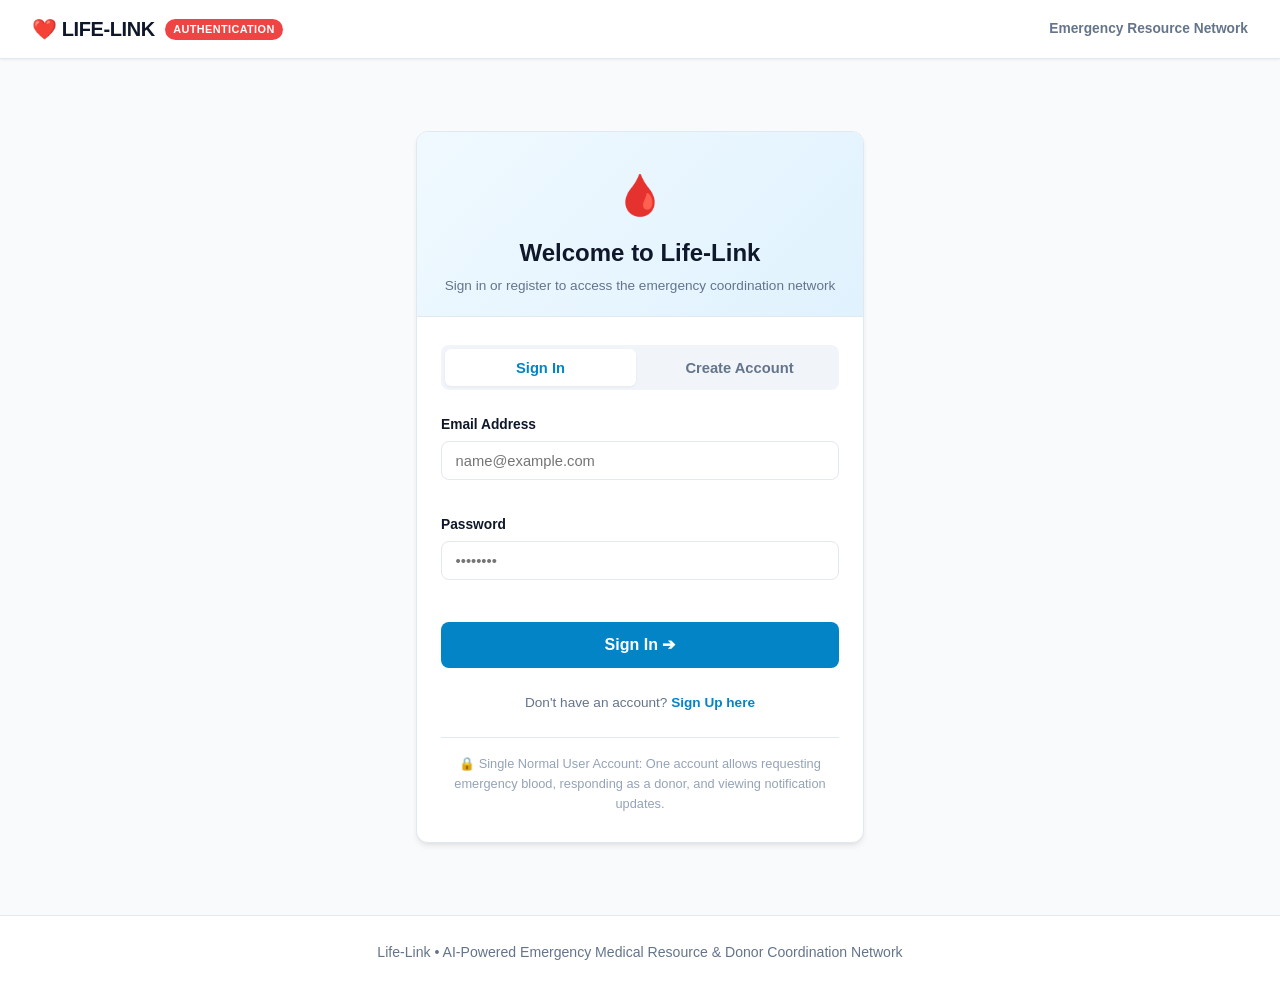
<file: frontend/login.html>
<!DOCTYPE html>
<html lang="en">
<head>
  <meta charset="UTF-8">
  <meta name="viewport" content="width=device-width, initial-scale=1.0">
  <title>Login & Sign Up | LIFE-LINK</title>
  <link rel="stylesheet" href="css/style.css">
  <style>
    .auth-container {
      max-width: 480px;
      margin: 2.5rem auto;
      padding: 0 1rem;
    }
    .auth-card {
      background: var(--bg-card);
      border: 1px solid var(--border-color);
      border-radius: var(--border-radius);
      box-shadow: var(--shadow-md);
      overflow: hidden;
    }
    .auth-header {
      background: linear-gradient(135deg, #f0f9ff 0%, #e0f2fe 100%);
      padding: 2rem 1.5rem 1.25rem;
      text-align: center;
      border-bottom: 1px solid var(--border-color);
    }
    .auth-header .logo-icon {
      font-size: 2.5rem;
      margin-bottom: 0.5rem;
      display: inline-block;
    }
    .auth-header h1 {
      font-size: 1.5rem;
      font-weight: 800;
      color: var(--text-main);
      margin-bottom: 0.25rem;
    }
    .auth-header p {
      font-size: 0.85rem;
      color: var(--text-muted);
      margin: 0;
    }
    .auth-body {
      padding: 1.75rem 1.5rem;
    }
    .auth-tab-bar {
      display: flex;
      gap: 0.5rem;
      background: var(--bg-alt);
      padding: 4px;
      border-radius: var(--border-radius-sm);
      margin-bottom: 1.5rem;
    }
    .auth-tab-btn {
      flex: 1;
      padding: 0.65rem 0.5rem;
      border: none;
      background: transparent;
      border-radius: 6px;
      font-weight: 700;
      font-size: 0.92rem;
      color: var(--text-muted);
      cursor: pointer;
      transition: all 0.2s ease;
      text-align: center;
    }
    .auth-tab-btn.active {
      background: white;
      color: var(--primary);
      box-shadow: var(--shadow-sm);
    }
    .auth-form {
      display: flex;
      flex-direction: column;
      gap: 1rem;
    }
    .auth-footer-notice {
      margin-top: 1.5rem;
      padding-top: 1rem;
      border-top: 1px solid var(--border-color);
      font-size: 0.8rem;
      color: var(--text-light);
      text-align: center;
    }
  </style>
</head>
<body>

  <!-- Minimal Header Bar -->
  <nav class="navbar">
    <a href="index.html" class="nav-brand">
      <span>❤️ LIFE-LINK</span>
      <span class="brand-badge">AUTHENTICATION</span>
    </a>
    <div style="font-size: 0.86rem; color: var(--text-muted); font-weight: 600;">
      Emergency Resource Network
    </div>
  </nav>

  <!-- Main Container -->
  <main class="container">
    <div class="auth-container">
      <div class="auth-card">
        
        <div class="auth-header">
          <div class="logo-icon">🩸</div>
          <h1>Welcome to Life-Link</h1>
          <p>Sign in or register to access the emergency coordination network</p>
        </div>

        <div class="auth-body">
          <!-- Toggle Tabs -->
          <div class="auth-tab-bar">
            <button type="button" class="auth-tab-btn active" id="tab-login-btn" onclick="showAuthTab('login')">
              Sign In
            </button>
            <button type="button" class="auth-tab-btn" id="tab-register-btn" onclick="showAuthTab('register')">
              Create Account
            </button>
          </div>

          <!-- Login Form -->
          <form id="form-login" class="auth-form" onsubmit="handleLoginSubmit(event)">
            <div class="form-group">
              <label class="form-label" for="login-email">Email Address</label>
              <input type="email" id="login-email" class="form-control" required placeholder="name@example.com" autocomplete="email">
            </div>

            <div class="form-group">
              <label class="form-label" for="login-pwd">Password</label>
              <input type="password" id="login-pwd" class="form-control" required placeholder="••••••••" autocomplete="current-password">
            </div>

            <button type="submit" id="btn-login-submit" class="btn btn-primary" style="width: 100%; padding: 0.75rem; font-size: 1rem; font-weight: 700; margin-top: 0.5rem;">
              Sign In ➔
            </button>

            <div style="text-align: center; font-size: 0.85rem; color: var(--text-muted); margin-top: 0.5rem;">
              Don't have an account? <a href="javascript:void(0)" onclick="showAuthTab('register')" style="color: var(--primary); font-weight: 700; text-decoration: none;">Sign Up here</a>
            </div>
          </form>

          <!-- Register Form -->
          <form id="form-register" class="auth-form" onsubmit="handleRegisterSubmit(event)" style="display: none;">
            <div class="form-group">
              <label class="form-label" for="reg-name">Full Name</label>
              <input type="text" id="reg-name" class="form-control" required placeholder="e.g. John Doe">
            </div>

            <div class="form-group">
              <label class="form-label" for="reg-email">Email Address</label>
              <input type="email" id="reg-email" class="form-control" required placeholder="john@example.com" autocomplete="email">
            </div>

            <div class="form-group">
              <label class="form-label" for="reg-phone">Phone Number</label>
              <input type="text" id="reg-phone" class="form-control" required placeholder="+91 94433 12345">
            </div>

            <div class="form-group">
              <label class="form-label" for="reg-pwd">Password</label>
              <input type="password" id="reg-pwd" class="form-control" required minlength="4" placeholder="At least 4 characters" autocomplete="new-password">
            </div>

            <div class="grid-2" style="gap: 0.75rem;">
              <div class="form-group">
                <label class="form-label" for="reg-blood">Blood Group</label>
                <select id="reg-blood" class="form-control">
                  <option value="O+">O+</option>
                  <option value="O-">O-</option>
                  <option value="A+">A+</option>
                  <option value="A-">A-</option>
                  <option value="B+">B+</option>
                  <option value="B-">B-</option>
                  <option value="AB+">AB+</option>
                  <option value="AB-">AB-</option>
                </select>
              </div>

              <div class="form-group">
                <label class="form-label" for="reg-location">City / Area</label>
                <input type="text" id="reg-location" class="form-control" value="Coimbatore" required>
              </div>
            </div>

            <div class="form-group">
              <label class="form-label" for="reg-avail">Voluntary Donor Status</label>
              <select id="reg-avail" class="form-control">
                <option value="AVAILABLE">AVAILABLE (Ready to donate if emergency matches)</option>
                <option value="UNAVAILABLE">UNAVAILABLE (Requesting only / Temporarily unavailable)</option>
              </select>
            </div>

            <button type="submit" id="btn-reg-submit" class="btn btn-emergency" style="width: 100%; padding: 0.75rem; font-size: 1rem; font-weight: 700; margin-top: 0.5rem;">
              Create Account ➔
            </button>

            <div style="text-align: center; font-size: 0.85rem; color: var(--text-muted); margin-top: 0.5rem;">
              Already have an account? <a href="javascript:void(0)" onclick="showAuthTab('login')" style="color: var(--primary); font-weight: 700; text-decoration: none;">Sign In here</a>
            </div>
          </form>

          <div class="auth-footer-notice">
            🔒 Single Normal User Account: One account allows requesting emergency blood, responding as a donor, and viewing notification updates.
          </div>

        </div>
      </div>
    </div>
  </main>

  <footer>
    <p>Life-Link • AI-Powered Emergency Medical Resource & Donor Coordination Network</p>
  </footer>

  <script src="js/app.js"></script>
  <script>
    document.addEventListener("DOMContentLoaded", async () => {
      // If user is already logged in, redirect straight to Home
      const user = await LifeLinkAuth.getCurrentUser();
      if (user) {
        window.location.href = "index.html";
      }
    });

    function showAuthTab(tab) {
      const loginForm = document.getElementById("form-login");
      const regForm = document.getElementById("form-register");
      const loginTab = document.getElementById("tab-login-btn");
      const regTab = document.getElementById("tab-register-btn");

      if (tab === "register") {
        loginForm.style.display = "none";
        regForm.style.display = "flex";
        loginTab.classList.remove("active");
        regTab.classList.add("active");
        document.getElementById("reg-name").focus();
      } else {
        regForm.style.display = "none";
        loginForm.style.display = "flex";
        regTab.classList.remove("active");
        loginTab.classList.add("active");
        document.getElementById("login-email").focus();
      }
    }

    async function handleLoginSubmit(event) {
      event.preventDefault();
      const btn = document.getElementById("btn-login-submit");
      const email = document.getElementById("login-email").value.trim();
      const password = document.getElementById("login-pwd").value;

      if (!email || !password) {
        showToast("Please provide both email and password.", "warning");
        return;
      }

      btn.disabled = true;
      btn.innerText = "Signing in...";

      try {
        const user = await LifeLinkAPI.loginUser(email, password);
        LifeLinkAuth.setCurrentUser(user);
        showToast(`Welcome back, ${user.name}!`, "success");
        setTimeout(() => {
          window.location.href = "index.html";
        }, 350);
      } catch (err) {
        btn.disabled = false;
        btn.innerText = "Sign In ➔";
        showToast(err.message || "Invalid email or password", "error");
      }
    }

    async function handleRegisterSubmit(event) {
      event.preventDefault();
      const btn = document.getElementById("btn-reg-submit");
      const name = document.getElementById("reg-name").value.trim();
      const email = document.getElementById("reg-email").value.trim();
      const phone = document.getElementById("reg-phone").value.trim();
      const password = document.getElementById("reg-pwd").value;
      const blood_group = document.getElementById("reg-blood").value;
      const location = document.getElementById("reg-location").value.trim() || "Coimbatore";
      const availability = document.getElementById("reg-avail").value || "AVAILABLE";

      if (!name || !email || !phone || !password) {
        showToast("Please fill in all required fields.", "warning");
        return;
      }

      btn.disabled = true;
      btn.innerText = "Creating account...";

      try {
        const payload = {
          name,
          email,
          phone,
          password,
          blood_group,
          location,
          availability,
          donation_type: "whole_blood"
        };
        const newUser = await LifeLinkAPI.registerUser(payload);
        LifeLinkAuth.setCurrentUser(newUser);
        showToast(`Account created for ${newUser.name}!`, "success");
        setTimeout(() => {
          window.location.href = "index.html";
        }, 350);
      } catch (err) {
        btn.disabled = false;
        btn.innerText = "Create Account ➔";
        showToast(err.message || "Registration failed", "error");
      }
    }
  </script>
</body>
</html>
</file>
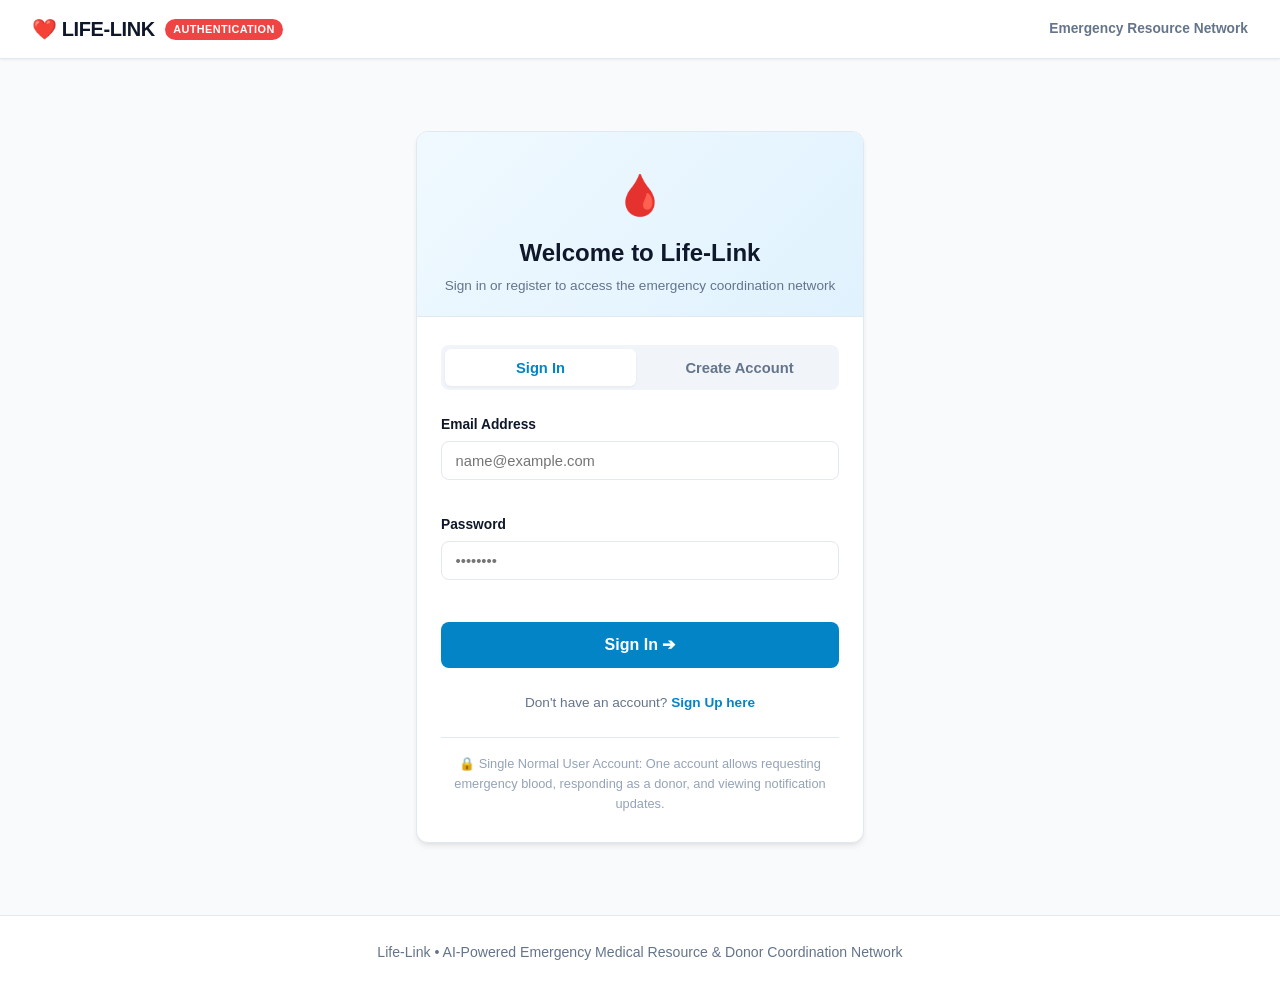
<file: frontend/matching.html>
<!DOCTYPE html>
<html lang="en">
<head>
  <meta charset="UTF-8">
  <meta name="viewport" content="width=device-width, initial-scale=1.0">
  <title>Intelligent Donor Matching | LIFE-LINK</title>
  <link rel="stylesheet" href="css/style.css">
</head>
<body>

  <!-- Navigation Bar -->
  <nav class="navbar">
    <a href="index.html" class="nav-brand">
      <span>❤️ LIFE-LINK</span>
      <span class="brand-badge">MATCHING ENGINE</span>
    </a>
    <ul class="nav-links">
      <li><a href="index.html" class="nav-link">Home</a></li>
      <li><a href="emergency.html" class="nav-link nav-btn-emergency">🚨 Emergency</a></li>
      <li><a href="matching.html" class="nav-link active">Matching</a></li>
      <li><a href="cascade.html" class="nav-link">Cascade</a></li>
      <li><a href="tracker.html" class="nav-link">Tracker</a></li>
      <li><a href="donor.html" class="nav-link">Donor Center</a></li>
      <li><a href="notifications.html" class="nav-link">Notifications</a></li>
      <li><a href="account.html" class="nav-link">My Account</a></li>
      <li><a href="hospital.html" class="nav-link">Hospital</a></li>
      <li><a href="organ.html" class="nav-link">Organ & Tissue</a></li>
    </ul>
    <div id="nav-user-container"></div>
  </nav>

  <!-- Main Container -->
  <main class="container">
    
    <!-- Top Selector Bar -->
    <div style="display: flex; justify-content: space-between; align-items: center; flex-wrap: wrap; gap: 1rem; margin-bottom: 1.5rem;">
      <div>
        <h1 class="page-title" style="margin-bottom: 0.2rem;">🎯 Intelligent Donor Matching Engine</h1>
        <p class="page-subtitle" style="margin: 0;">Biological compatibility ranking, geodesic proximity calculation, and privacy-safe donor verification.</p>
      </div>
      <div style="display: flex; gap: 0.6rem; align-items: center; flex-wrap: wrap;">
        <label for="select-emergency-matching" style="font-size: 0.86rem; font-weight: 700;">Select Emergency:</label>
        <select id="select-emergency-matching" class="form-control" style="width: auto; min-width: 250px;" onchange="loadMatchingForEmergency(this.value)">
          <option value="">Loading emergencies...</option>
        </select>
        <button class="btn btn-secondary btn-sm" onclick="reloadCurrentMatching()">🔄 Refresh</button>
      </div>
    </div>

    <!-- Emergency Details Overview Card -->
    <div class="card" style="border-top: 4px solid var(--primary); margin-bottom: 1.5rem;">
      <div style="display: flex; justify-content: space-between; align-items: flex-start; flex-wrap: wrap; gap: 1rem;">
        <div>
          <div style="display: flex; gap: 0.4rem; align-items: center; margin-bottom: 0.4rem;">
            <span id="em-urgency-badge" class="badge badge-red">URGENT</span>
            <span id="em-status-badge" class="badge badge-blue">SEARCHING</span>
            <span id="em-id-badge" class="badge badge-purple">Emergency #--</span>
          </div>
          <h2 id="em-hospital-title" style="font-size: 1.45rem; font-weight: 800; color: var(--text-main);">Loading hospital requirement...</h2>
          <p id="em-patient-subtitle" style="color: var(--text-muted); font-size: 0.92rem; margin-top: 0.2rem;">Patient: -- | Account Requester: --</p>
        </div>

        <div style="display: flex; gap: 1.5rem; text-align: right; flex-wrap: wrap;">
          <div>
            <div style="font-size: 0.75rem; color: var(--text-muted); font-weight: 700; text-transform: uppercase;">Required Blood</div>
            <div id="em-blood-group" style="font-size: 1.6rem; font-weight: 800; color: var(--accent-red);">--</div>
          </div>
          <div>
            <div style="font-size: 0.75rem; color: var(--text-muted); font-weight: 700; text-transform: uppercase;">Units Needed</div>
            <div id="em-units-needed" style="font-size: 1.6rem; font-weight: 800; color: var(--text-main);">--</div>
          </div>
          <div>
            <div style="font-size: 0.75rem; color: var(--text-muted); font-weight: 700; text-transform: uppercase;">Units Accepted</div>
            <div id="em-units-accepted" style="font-size: 1.6rem; font-weight: 800; color: var(--accent-green);">--</div>
          </div>
        </div>
      </div>

      <!-- Quick Action Links -->
      <div style="display: flex; gap: 0.6rem; margin-top: 1.2rem; border-top: 1px solid var(--border-color); padding-top: 0.8rem; flex-wrap: wrap;">
        <a id="link-cascade" href="cascade.html" class="btn btn-secondary btn-sm">📡 Inspect Adaptive Cascade &rarr;</a>
        <a id="link-tracker" href="tracker.html" class="btn btn-secondary btn-sm">📡 View Complete Lifecycle Tracker &rarr;</a>
      </div>
    </div>

    <!-- Biological Compatibility Explanation Card -->
    <div class="card" style="background: #f0fdf4; border: 1px solid #bbf7d0; margin-bottom: 1.5rem;">
      <div style="display: flex; justify-content: space-between; align-items: center; margin-bottom: 0.5rem;">
        <h3 style="font-size: 1.05rem; font-weight: 800; color: #166534; display: flex; align-items: center; gap: 0.4rem;">
          <span>🧬</span> Biological Blood Compatibility Filter
        </h3>
        <span class="badge badge-green">Rule-Based Clinical Match</span>
      </div>
      <p id="compatibility-explanation-text" style="font-size: 0.88rem; color: #14532d; line-height: 1.5;">
        Determining biological compatibility rules...
      </p>
    </div>

    <!-- Compatible Donors List Card -->
    <div class="card" style="margin-bottom: 1.5rem;">
      <div style="display: flex; justify-content: space-between; align-items: center; margin-bottom: 1rem; flex-wrap: wrap; gap: 0.5rem;">
        <div>
          <h3 style="font-size: 1.25rem; font-weight: 800; color: var(--text-main);">Compatible Available Donors</h3>
          <p style="font-size: 0.82rem; color: var(--text-muted);">Ranked by proximity using Haversine geodesic calculation &bull; Privacy-Safe Identity</p>
        </div>
        <span id="compatible-count-badge" class="badge badge-blue">0 Matches</span>
      </div>

      <!-- Donors Table / Cards -->
      <div style="overflow-x: auto;">
        <table style="width: 100%; border-collapse: collapse; font-size: 0.92rem; text-align: left;">
          <thead>
            <tr style="border-bottom: 2px solid var(--border-color); color: var(--text-muted); font-size: 0.78rem; text-transform: uppercase;">
              <th style="padding: 0.75rem 0.5rem;">Rank</th>
              <th style="padding: 0.75rem 0.5rem;">Donor Identifier</th>
              <th style="padding: 0.75rem 0.5rem;">Blood</th>
              <th style="padding: 0.75rem 0.5rem;">Approximate Locality</th>
              <th style="padding: 0.75rem 0.5rem;">Geodesic Distance</th>
              <th style="padding: 0.75rem 0.5rem;">Readiness</th>
              <th style="padding: 0.75rem 0.5rem;">Verification</th>
              <th style="padding: 0.75rem 0.5rem;">Notification</th>
              <th style="padding: 0.75rem 0.5rem; text-align: right;">Response Status</th>
            </tr>
          </thead>
          <tbody id="matches-table-body">
            <tr>
              <td colspan="9" style="text-align: center; padding: 2rem; color: var(--text-muted);">Loading compatible donor ranking...</td>
            </tr>
          </tbody>
        </table>
      </div>
    </div>

    <!-- Privacy & Medical Safety Disclaimer -->
    <div class="disclaimer-banner">
      <span style="font-size: 1.25rem;">🔒</span>
      <div>
        <strong>Privacy & Medical Safety Architecture:</strong>
        Life-Link enforces strict privacy-safe information. Exact residential addresses and private phone numbers are never publicly exposed. Software matching provides preliminary biological compatibility filtering; final cross-matching and clinical testing are conducted by authorized hospital/blood-bank teams.
      </div>
    </div>

  </main>

  <!-- Footer -->
  <footer>
    <p>Life-Link • AI-Powered Emergency Medical Resource & Donor Coordination Network</p>
  </footer>

  <script src="js/app.js"></script>
  <script>
    let currentEmergencyId = null;

    document.addEventListener("DOMContentLoaded", async () => {
      const user = await LifeLinkAuth.requireAuth();
      if (!user) return;
      await LifeLinkAuth.initNavbarUser(document.getElementById("nav-user-container"));
      await initEmergencyDropdown();
    });

    async function initEmergencyDropdown() {
      const select = document.getElementById("select-emergency-matching");
      try {
        const emergencies = await LifeLinkAPI.getEmergencyRequests();
        select.innerHTML = "";

        if (!emergencies || emergencies.length === 0) {
          select.innerHTML = `<option value="">No active emergencies found</option>`;
          document.getElementById("matches-table-body").innerHTML = `<tr><td colspan="9" style="text-align: center; padding: 2rem; color: var(--text-muted);">No active emergencies found in the network.</td></tr>`;
          document.getElementById("em-id-badge").innerText = "No Emergency";
          document.getElementById("em-status-badge").innerText = "INACTIVE";
          document.getElementById("em-hospital-title").innerText = "No Active Requests";
          document.getElementById("em-patient-subtitle").innerText = "Create an emergency request to match compatible donors.";
          return;
        }

        // Check URL param ?id=
        const urlParams = new URLSearchParams(window.location.search);
        const urlId = urlParams.get("id");

        emergencies.forEach(req => {
          const opt = document.createElement("option");
          opt.value = req.id;
          opt.innerText = `Emergency #${req.id} - ${req.hospital_name} (${req.blood_group}, ${req.units_needed} units)`;
          select.appendChild(opt);
        });

        if (urlId && emergencies.some(e => e.id == urlId)) {
          select.value = urlId;
        } else {
          select.value = emergencies[0].id;
        }

        await loadMatchingForEmergency(select.value);

      } catch (err) {
        select.innerHTML = `<option value="">Failed to load emergencies</option>`;
        console.error(err);
      }
    }

    async function reloadCurrentMatching() {
      if (currentEmergencyId) {
        await loadMatchingForEmergency(currentEmergencyId);
        showToast("Matching engine data refreshed", "info");
      }
    }

    async function loadMatchingForEmergency(reqId) {
      if (!reqId) return;
      currentEmergencyId = reqId;

      // Update URL without reload
      window.history.replaceState(null, "", `matching.html?id=${reqId}`);
      document.getElementById("link-cascade").href = `cascade.html?id=${reqId}`;
      document.getElementById("link-tracker").href = `tracker.html?id=${reqId}`;

      const tbody = document.getElementById("matches-table-body");
      tbody.innerHTML = `<tr><td colspan="9" style="text-align: center; padding: 2rem; color: var(--text-muted);">Evaluating biological compatibility & distances...</td></tr>`;

      try {
        // Fetch emergency details
        const em = await LifeLinkAPI.getEmergencyRequest(reqId);
        document.getElementById("em-id-badge").innerText = `Emergency #${em.id}`;
        document.getElementById("em-urgency-badge").innerText = em.urgency;
        document.getElementById("em-urgency-badge").className = `badge ${em.urgency === 'CRITICAL' ? 'badge-red' : 'badge-amber'}`;
        document.getElementById("em-status-badge").innerText = em.status;
        document.getElementById("em-hospital-title").innerText = `${em.hospital_name} (${em.hospital_city || 'Coimbatore'})`;
        document.getElementById("em-patient-subtitle").innerText = `Patient: ${em.patient_name} | Account Requester: ${em.requester_name || 'Anonymous'}`;
        document.getElementById("em-blood-group").innerText = em.blood_group;
        document.getElementById("em-units-needed").innerText = em.units_needed;
        document.getElementById("em-units-accepted").innerText = em.units_accepted || 0;

        // Compatibility Explanation
        const compatText = document.getElementById("compatibility-explanation-text");
        const bg = em.blood_group.toUpperCase();
        if (bg === "O+") {
          compatText.innerHTML = `For recipient blood group <strong>O+</strong>: Accepts compatible voluntary donors with blood groups <strong>O+</strong> and <strong>O-</strong> (Universal RBC donor). Incompatible types (A+, A-, B+, B-, AB+, AB-) are automatically excluded to preserve patient safety.`;
        } else if (bg === "O-") {
          compatText.innerHTML = `For recipient blood group <strong>O-</strong>: Strictly accepts compatible voluntary donors with blood group <strong>O-</strong>.`;
        } else if (bg === "A+") {
          compatText.innerHTML = `For recipient blood group <strong>A+</strong>: Accepts compatible voluntary donors with blood groups <strong>A+, A-, O+, O-</strong>.`;
        } else if (bg === "B+") {
          compatText.innerHTML = `For recipient blood group <strong>B+</strong>: Accepts compatible voluntary donors with blood groups <strong>B+, B-, O+, O-</strong>.`;
        } else if (bg === "AB+") {
          compatText.innerHTML = `For recipient blood group <strong>AB+</strong> (Universal Recipient): Accepts compatible donors across all 8 ABO/Rh blood groups.`;
        } else {
          compatText.innerHTML = `Matching compatible donors biologically suitable for ${bg} whole blood transfusion.`;
        }

        // Fetch matches from backend
        const matchesRes = await LifeLinkAPI.getMatches(reqId);
        const matches = matchesRes.matches || [];
        document.getElementById("compatible-count-badge").innerText = `${matches.length} Matches Found`;

        if (matches.length === 0) {
          tbody.innerHTML = `
            <tr>
              <td colspan="9" style="text-align: center; padding: 2.5rem; color: var(--text-muted);">
                <div style="font-size: 1.5rem; margin-bottom: 0.5rem;">📍</div>
                <strong>No compatible available donors found in the immediate perimeter.</strong><br>
                <span style="font-size: 0.85rem;">The Adaptive Cascade expands search perimeters to wider radial bands.</span>
              </td>
            </tr>
          `;
          return;
        }

        tbody.innerHTML = "";
        matches.forEach((m, idx) => {
          const tr = document.createElement("tr");
          tr.style.borderBottom = "1px solid var(--border-color)";

          // Safe privacy name format (e.g. "Arun K." or safe identifier)
          const nameParts = (m.name || "Donor").split(" ");
          const safeName = nameParts.length > 1 ? `${nameParts[0]} ${nameParts[1].charAt(0)}.` : nameParts[0];

          const respBadge = m.response_status === "ACCEPT" || m.response_status === "WILLING" 
            ? `<span class="badge badge-green">Willing to Help</span>`
            : m.response_status === "DECLINE"
            ? `<span class="badge badge-red">Declined</span>`
            : `<span class="badge badge-blue">Alert Dispatched</span>`;

          tr.innerHTML = `
            <td style="padding: 0.8rem 0.5rem; font-weight: 700; color: var(--text-muted);">#${idx + 1}</td>
            <td style="padding: 0.8rem 0.5rem;">
              <strong style="color: var(--text-main);">${escapeHtml(safeName)}</strong>
              <div style="font-size: 0.75rem; color: var(--text-light);">ID: donor-${m.donor_id}</div>
            </td>
            <td style="padding: 0.8rem 0.5rem;"><span class="badge badge-red" style="font-weight: 800;">${m.blood_group}</span></td>
            <td style="padding: 0.8rem 0.5rem; color: var(--text-muted);">${escapeHtml(m.approximate_location || 'Coimbatore')}</td>
            <td style="padding: 0.8rem 0.5rem;">
              <strong style="color: #0284c7;">~${m.distance_km} km</strong>
            </td>
            <td style="padding: 0.8rem 0.5rem;">
              <span class="badge ${m.availability === 'AVAILABLE' ? 'badge-green' : 'badge-amber'}">${m.availability}</span>
            </td>
            <td style="padding: 0.8rem 0.5rem;">
              <span class="badge badge-blue" title="Masked for privacy">🔒 Phone Verified</span>
            </td>
            <td style="padding: 0.8rem 0.5rem;">
              <span style="font-size: 0.85rem; color: #166534; font-weight: 600;">🔔 Real-Time Notified</span>
            </td>
            <td style="padding: 0.8rem 0.5rem; text-align: right;">
              ${respBadge}
            </td>
          `;
          tbody.appendChild(tr);
        });

      } catch (err) {
        tbody.innerHTML = `<tr><td colspan="9" style="text-align: center; padding: 2rem; color: #dc2626;">Failed to load matching data: ${err.message}</td></tr>`;
      }
    }

    function escapeHtml(text) {
      if (!text) return "";
      const div = document.createElement("div");
      div.innerText = text;
      return div.innerHTML;
    }
  </script>
</body>
</html>
</file>
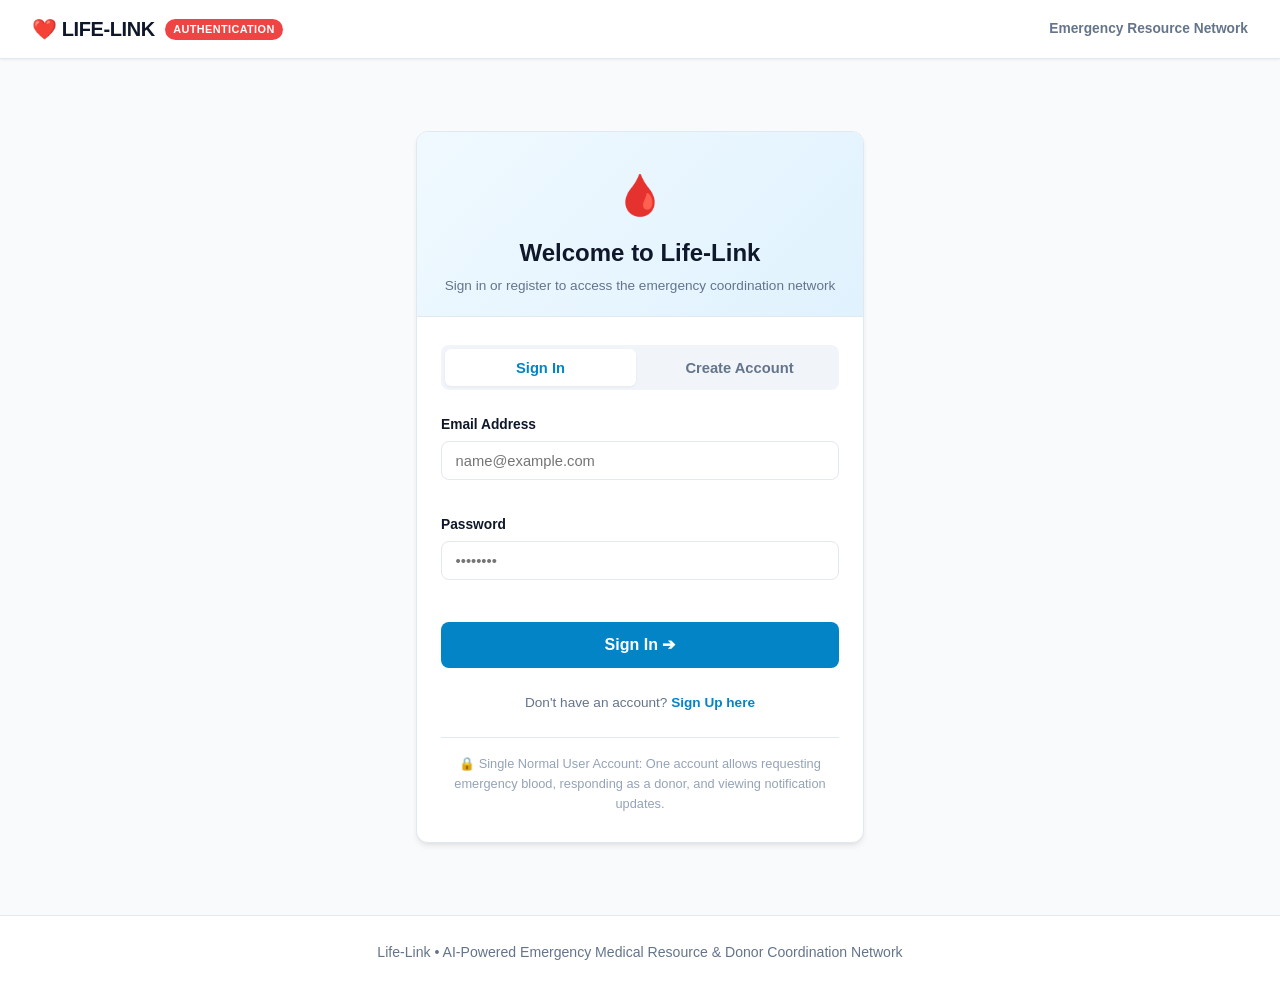
<file: frontend/notifications.html>
<!DOCTYPE html>
<html lang="en">
<head>
  <meta charset="UTF-8">
  <meta name="viewport" content="width=device-width, initial-scale=1.0">
  <title>Notifications Center | LIFE-LINK</title>
  <link rel="stylesheet" href="css/style.css">
</head>
<body>

  <!-- Navigation Bar -->
  <nav class="navbar">
    <a href="index.html" class="nav-brand">
      <span>❤️ LIFE-LINK</span>
      <span class="brand-badge">NOTIFICATIONS</span>
    </a>
    <ul class="nav-links">
      <li><a href="index.html" class="nav-link">Home</a></li>
      <li><a href="emergency.html" class="nav-link nav-btn-emergency">🚨 Emergency</a></li>
      <li><a href="matching.html" class="nav-link">Matching</a></li>
      <li><a href="cascade.html" class="nav-link">Cascade</a></li>
      <li><a href="tracker.html" class="nav-link">Tracker</a></li>
      <li><a href="donor.html" class="nav-link">Donor Center</a></li>
      <li><a href="notifications.html" class="nav-link active">Notifications</a></li>
      <li><a href="account.html" class="nav-link">My Account</a></li>
      <li><a href="hospital.html" class="nav-link">Hospital</a></li>
      <li><a href="organ.html" class="nav-link">Organ & Tissue</a></li>
    </ul>
    <div id="nav-user-container"></div>
  </nav>

  <!-- Main Container -->
  <main class="container" style="max-width: 860px;">
    
    <div class="page-header" style="text-align: left; display: flex; justify-content: space-between; align-items: center; flex-wrap: wrap; gap: 1rem; margin-bottom: 1.5rem;">
      <div>
        <h1 class="page-title" style="margin-bottom: 0.2rem;">🔔 Verified Notifications Center</h1>
        <p class="page-subtitle" style="margin: 0;">Verified backend notifications for distress alerts, cascade expansions, and hospital updates.</p>
      </div>

      <div style="display: flex; gap: 0.5rem; align-items: center; flex-wrap: wrap;">
        <button class="btn btn-secondary btn-sm" onclick="markAllRead()">✓ Mark All Read</button>
        <button class="btn btn-secondary btn-sm" onclick="loadUserNotifications()">🔄 Refresh</button>
      </div>
    </div>

    <!-- Filter Buttons -->
    <div style="display: flex; gap: 0.4rem; margin-bottom: 1.2rem; flex-wrap: wrap;">
      <button class="chip" id="filter-all" onclick="filterNotifications('ALL')">All Notifications</button>
      <button class="chip" id="filter-emergency" onclick="filterNotifications('EMERGENCY_ALERT')">🩸 Emergency Alerts</button>
      <button class="chip" id="filter-cascade" onclick="filterNotifications('CASCADE_UPDATE')">🔄 Cascade Updates</button>
      <button class="chip" id="filter-hospital" onclick="filterNotifications('HOSPITAL_UPDATE')">🏥 Hospital Updates</button>
      <button class="chip" id="filter-screening" onclick="filterNotifications('SCREENING_UPDATE')">🩺 Screening Updates</button>
      <button class="chip" id="filter-donation" onclick="filterNotifications('DONATION_COMPLETED')">🟢 Completed Donations</button>
    </div>

    <!-- Notifications List Container -->
    <div id="notifications-list-container">
      <p style="color: var(--text-muted); font-size: 0.9rem;">Loading notifications...</p>
    </div>

  </main>

  <!-- Footer -->
  <footer>
    <p>Life-Link • AI-Powered Emergency Medical Resource & Donor Coordination Network</p>
  </footer>

  <script src="js/app.js"></script>
  <script>
    let currentUser = null;
    let allNotifications = [];
    let currentFilter = 'ALL';

    document.addEventListener("DOMContentLoaded", async () => {
      currentUser = await LifeLinkAuth.requireAuth();
      if (!currentUser) return;
      await LifeLinkAuth.initNavbarUser(document.getElementById("nav-user-container"));
      await loadUserNotifications();
    });

    async function loadUserNotifications() {
      if (!currentUser) return;
      const container = document.getElementById("notifications-list-container");
      container.innerHTML = `<p style="color: var(--text-muted); font-size: 0.9rem;">Fetching verified notifications...</p>`;

      try {
        allNotifications = await LifeLinkAPI.getUserNotifications(currentUser.id);
        renderNotifications();
      } catch (err) {
        container.innerHTML = `<p style="color: #dc2626;">Failed to load notifications: ${err.message}</p>`;
      }
    }

    function filterNotifications(filterType) {
      currentFilter = filterType;
      renderNotifications();
    }

    function renderNotifications() {
      const container = document.getElementById("notifications-list-container");
      let filtered = allNotifications;

      if (currentFilter !== 'ALL') {
        filtered = allNotifications.filter(n => n.type === currentFilter);
      }

      if (filtered.length === 0) {
        container.innerHTML = `
          <div class="card" style="text-align: center; padding: 2.5rem; color: var(--text-muted);">
            <div style="font-size: 1.8rem; margin-bottom: 0.4rem;">🔕</div>
            <strong>No notifications in this view.</strong>
            <p style="font-size: 0.85rem; margin-top: 0.2rem;">Notifications appear strictly when actual verified system events occur.</p>
          </div>
        `;
        return;
      }

      container.innerHTML = "";
      filtered.forEach(n => {
        const item = document.createElement("div");
        item.className = `notif-item ${!n.is_read ? 'unread' : ''}`;

        const icon = n.type === 'EMERGENCY_ALERT' ? '🩸' : n.type === 'CASCADE_UPDATE' ? '🔄' : n.type === 'HOSPITAL_UPDATE' ? '🏥' : n.type === 'SCREENING_UPDATE' ? '🩺' : '🟢';

        item.innerHTML = `
          <div style="font-size: 1.5rem; line-height: 1;">${icon}</div>
          <div style="flex: 1;">
            <div style="display: flex; justify-content: space-between; align-items: flex-start; flex-wrap: wrap; gap: 0.4rem;">
              <div>
                <strong style="color: var(--text-main); font-size: 0.96rem;">${escapeHtml(n.title)}</strong>
                ${!n.is_read ? `<span class="badge badge-blue" style="font-size: 0.68rem; margin-left: 0.4rem;">New</span>` : ""}
              </div>
              <span style="font-size: 0.75rem; color: var(--text-light); font-weight: 600;">
                ${new Date(n.created_at).toLocaleString()}
              </span>
            </div>
            <p style="color: var(--text-muted); font-size: 0.88rem; margin: 0.35rem 0 0.6rem; line-height: 1.45;">
              ${escapeHtml(n.message)}
            </p>
            <div style="display: flex; gap: 0.5rem; align-items: center; justify-content: flex-end; flex-wrap: wrap;">
              ${n.emergency_request_id ? `
                <a href="tracker.html?id=${n.emergency_request_id}" class="btn btn-secondary btn-sm" style="font-size: 0.78rem; padding: 2px 8px;">
                  📡 Track Emergency #${n.emergency_request_id}
                </a>
              ` : ""}
              ${!n.is_read ? `
                <button class="btn btn-secondary btn-sm" style="font-size: 0.78rem; padding: 2px 8px;" onclick="markSingleRead(${n.id})">
                  ✓ Mark Read
                </button>
              ` : ""}
            </div>
          </div>
        `;
        container.appendChild(item);
      });
    }

    async function markSingleRead(notifId) {
      if (!currentUser) return;
      try {
        await LifeLinkAPI.markNotificationRead(currentUser.id, notifId);
        const item = allNotifications.find(n => n.id === notifId);
        if (item) item.is_read = true;
        renderNotifications();
        await LifeLinkAuth.initNavbarUser(document.getElementById("nav-user-container"));
      } catch (err) {
        showToast("Failed to mark read: " + err.message, "error");
      }
    }

    async function markAllRead() {
      if (!currentUser) return;
      try {
        await LifeLinkAPI.markAllNotificationsRead(currentUser.id);
        allNotifications.forEach(n => n.is_read = true);
        renderNotifications();
        await LifeLinkAuth.initNavbarUser(document.getElementById("nav-user-container"));
        showToast("All notifications marked as read", "success");
      } catch (err) {
        showToast("Failed to mark all read: " + err.message, "error");
      }
    }

    function escapeHtml(text) {
      if (!text) return "";
      const div = document.createElement("div");
      div.innerText = text;
      return div.innerHTML;
    }
  </script>
</body>
</html>
</file>
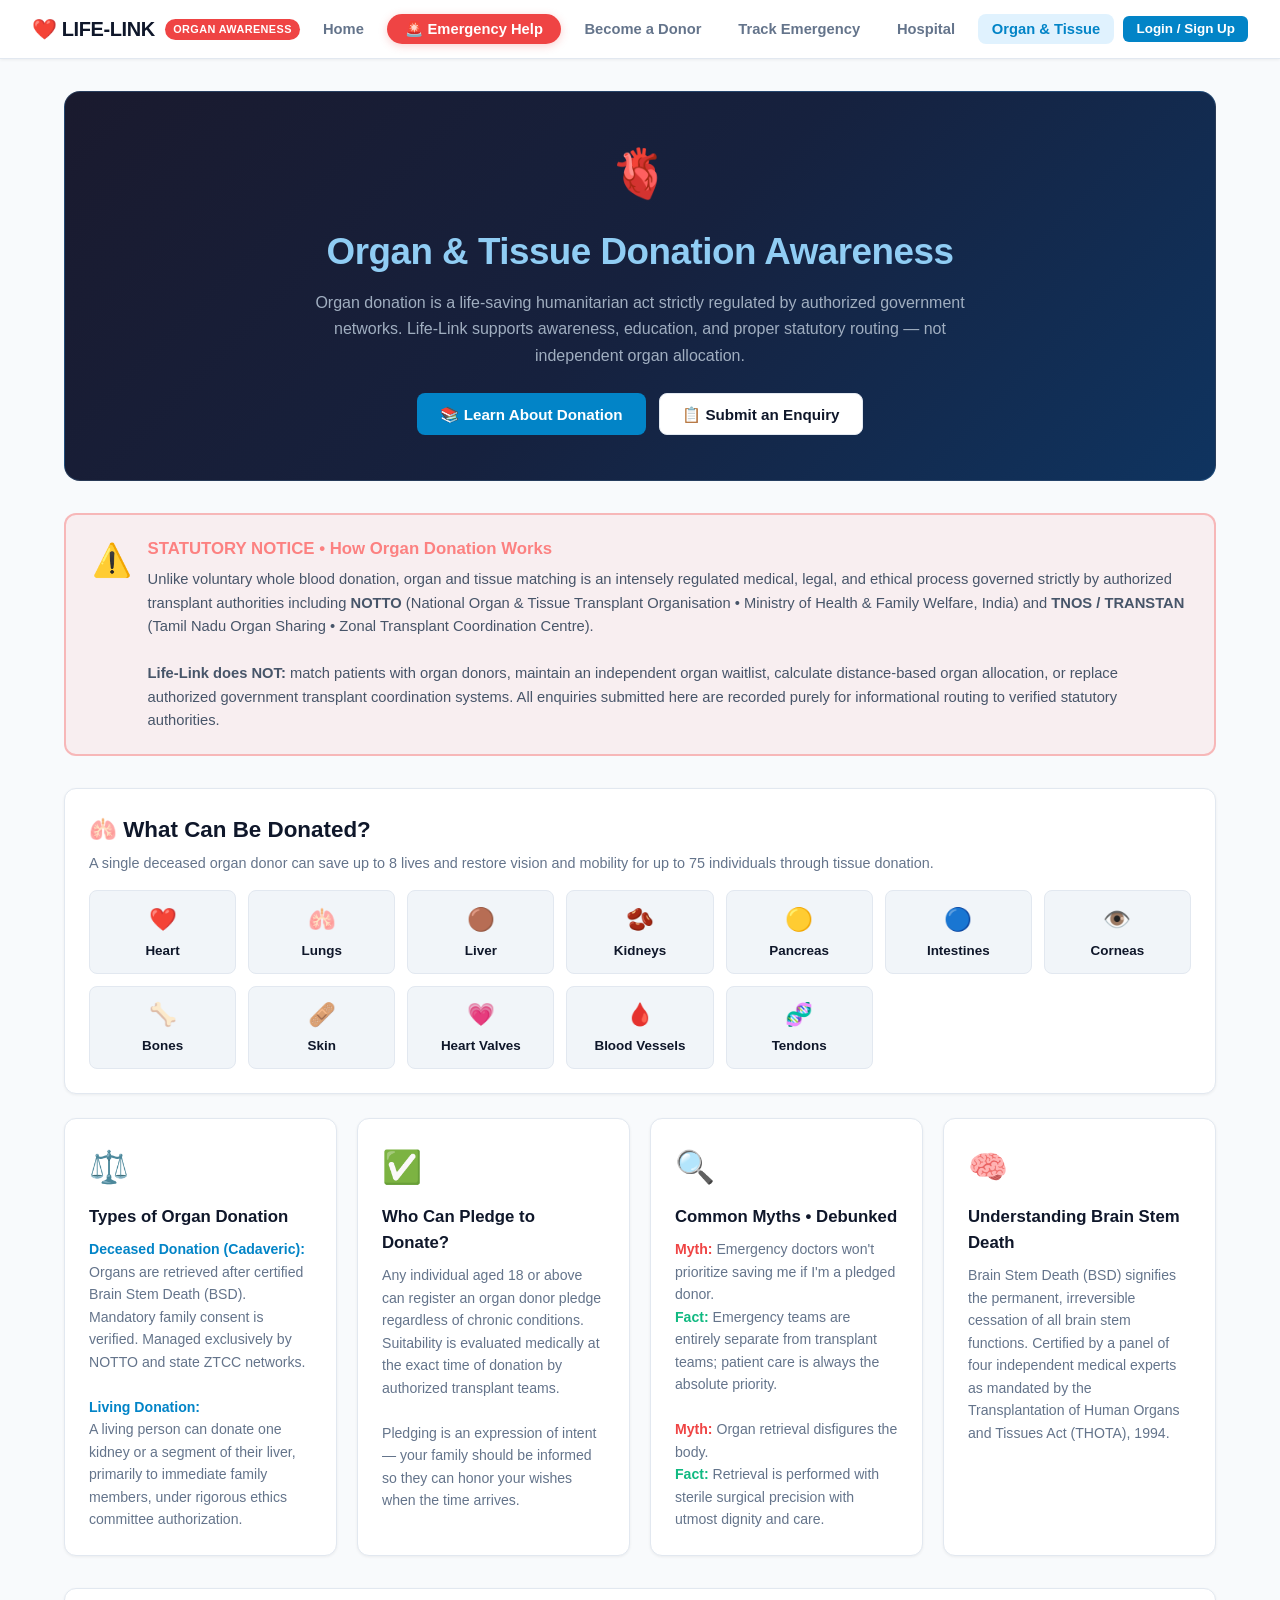
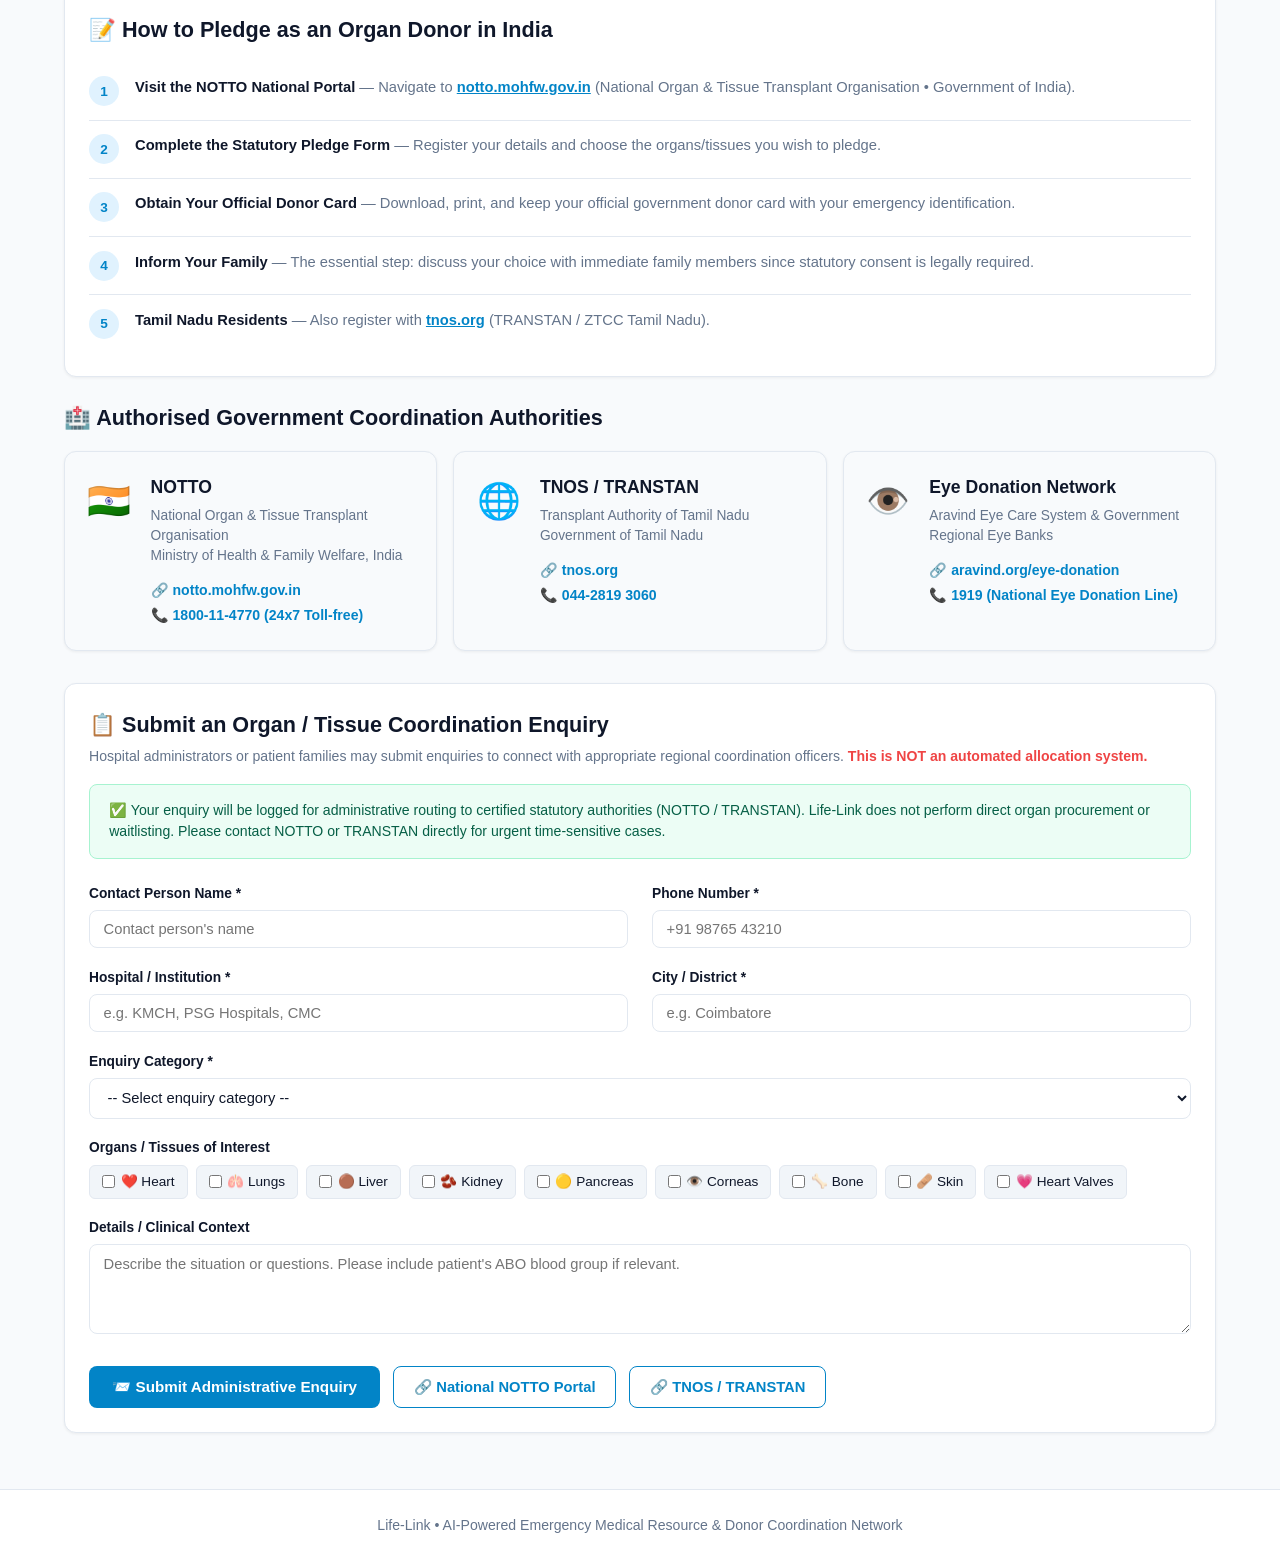
<file: frontend/organ.html>
<!DOCTYPE html>
<html lang="en">
<head>
  <meta charset="UTF-8">
  <meta name="viewport" content="width=device-width, initial-scale=1.0">
  <title>LIFE-LINK | Organ & Tissue Donation Awareness</title>
  <link rel="stylesheet" href="css/style.css">
  <style>
    .organ-hero {
      background: linear-gradient(135deg, #1a1a2e 0%, #16213e 50%, #0f3460 100%);
      border: 1px solid rgba(99, 179, 237, 0.2);
      border-radius: 16px;
      padding: 2.8rem 1.5rem;
      margin-bottom: 2rem;
      text-align: center;
    }
    .organ-hero h1 { font-size: 2.3rem; color: #90cdf4; margin-bottom: 0.6rem; letter-spacing: -0.5px; }
    .organ-hero p  { color: #a0aec0; max-width: 700px; margin: 0 auto 1.5rem; line-height: 1.65; }

    .disclaimer-box {
      background: rgba(245, 101, 101, 0.08);
      border: 2px solid rgba(245, 101, 101, 0.4);
      border-radius: 12px;
      padding: 1.3rem 1.6rem;
      margin-bottom: 2rem;
      display: flex;
      gap: 1rem;
      align-items: flex-start;
    }
    .disclaimer-box .icon { font-size: 2rem; flex-shrink: 0; }
    .disclaimer-box h3 { color: #fc8181; margin: 0 0 0.4rem; font-size: 1.05rem; font-weight: 700; }
    .disclaimer-box p  { color: #475569; margin: 0; font-size: 0.92rem; line-height: 1.6; }

    .info-grid { display: grid; grid-template-columns: repeat(auto-fit, minmax(260px, 1fr)); gap: 1.25rem; margin-bottom: 2rem; }

    .info-card {
      background: #ffffff;
      border: 1px solid var(--border-color);
      border-radius: 12px;
      padding: 1.5rem;
      box-shadow: var(--shadow-sm);
    }
    .info-card .card-icon { font-size: 2rem; margin-bottom: 0.75rem; }
    .info-card h3 { color: var(--text-main); margin: 0 0 0.5rem; font-size: 1.05rem; font-weight: 700; }
    .info-card p  { color: var(--text-muted); font-size: 0.88rem; line-height: 1.6; margin: 0; }

    .step-list { list-style: none; padding: 0; margin: 0; }
    .step-list li {
      display: flex; gap: 1rem; align-items: flex-start;
      padding: 0.85rem 0; border-bottom: 1px solid var(--border-color);
    }
    .step-list li:last-child { border-bottom: none; }
    .step-num {
      width: 30px; height: 30px; border-radius: 50%;
      background: var(--primary-light); color: var(--primary);
      display: flex; align-items: center; justify-content: center;
      font-size: 0.85rem; font-weight: 800; flex-shrink: 0;
    }
    .step-text { color: var(--text-muted); font-size: 0.92rem; line-height: 1.55; }
    .step-text strong { color: var(--text-main); }

    .authority-card {
      background: #f8fafc;
      border: 1px solid var(--border-color);
      border-radius: 12px;
      padding: 1.4rem;
      display: flex; gap: 1.2rem; align-items: flex-start;
      box-shadow: var(--shadow-sm);
    }
    .authority-icon { font-size: 2.2rem; flex-shrink: 0; }
    .authority-card h3 { color: var(--text-main); margin: 0 0 0.3rem; font-size: 1.1rem; font-weight: 700; }
    .authority-card p  { color: var(--text-muted); margin: 0 0 0.75rem; font-size: 0.86rem; line-height: 1.45; }
    .authority-card a  { color: var(--primary); font-size: 0.88rem; text-decoration: none; font-weight: 600; }
    .authority-card a:hover { text-decoration: underline; }

    .organ-types-grid {
      display: grid;
      grid-template-columns: repeat(auto-fill, minmax(130px, 1fr));
      gap: 0.75rem;
      margin-top: 1rem;
    }
    .organ-chip {
      background: var(--bg-alt);
      border: 1px solid var(--border-color);
      border-radius: 8px;
      padding: 0.7rem 0.75rem;
      text-align: center;
      font-size: 0.84rem;
      color: var(--text-main);
      font-weight: 600;
    }
    .organ-chip span { display: block; font-size: 1.4rem; margin-bottom: 0.2rem; }

    .request-form-section { margin-top: 2rem; }
    .form-note {
      background: #ecfdf5;
      border: 1px solid #a7f3d0;
      border-radius: 8px;
      padding: 0.9rem 1.2rem;
      color: #065f46;
      font-size: 0.88rem;
      margin-bottom: 1.5rem;
      line-height: 1.55;
    }

    .btn-outline-blue {
      background: transparent;
      border: 1px solid var(--primary);
      color: var(--primary);
      padding: 0.65rem 1.25rem;
      border-radius: 8px;
      font-size: 0.92rem;
      cursor: pointer;
      text-decoration: none;
      display: inline-flex;
      align-items: center;
      font-weight: 600;
      transition: background 0.2s;
    }
    .btn-outline-blue:hover { background: var(--primary-light); }

    .success-banner {
      display: none;
      background: #ecfdf5;
      border: 1px solid #a7f3d0;
      border-radius: 10px;
      padding: 1.4rem;
      color: #065f46;
      margin-top: 1.5rem;
      text-align: center;
    }
  </style>
</head>
<body>

  <!-- Navigation Bar -->
  <nav class="navbar">
    <a href="index.html" class="nav-brand">
      <span>❤️ LIFE-LINK</span>
      <span class="brand-badge">ORGAN AWARENESS</span>
    </a>
    <ul class="nav-links">
      <li><a href="index.html" class="nav-link">Home</a></li>
      <li><a href="emergency.html" class="nav-link nav-btn-emergency">🚨 Emergency Help</a></li>
      <li><a href="donor.html" class="nav-link">Become a Donor</a></li>
      <li><a href="tracker.html" class="nav-link">Track Emergency</a></li>
      <li><a href="hospital.html" class="nav-link">Hospital</a></li>
      <li><a href="organ.html" class="nav-link active">Organ & Tissue</a></li>
    </ul>
    <div id="nav-user-container"></div>
  </nav>

  <main class="container">

    <!-- Hero -->
    <div class="organ-hero">
      <div style="font-size: 3rem; margin-bottom: 0.75rem;">🫀</div>
      <h1>Organ &amp; Tissue Donation Awareness</h1>
      <p>
        Organ donation is a life-saving humanitarian act strictly regulated by authorized government networks.
        Life-Link supports awareness, education, and proper statutory routing &mdash; not independent organ allocation.
      </p>
      <div style="display: flex; gap: 0.8rem; justify-content: center; flex-wrap: wrap;">
        <a href="#learn" class="btn btn-primary">📚 Learn About Donation</a>
        <a href="#request" class="btn btn-secondary">📋 Submit an Enquiry</a>
      </div>
    </div>

    <!-- Mandatory Regulatory Disclaimer -->
    <div class="disclaimer-box">
      <div class="icon">⚠️</div>
      <div>
        <h3>STATUTORY NOTICE &bull; How Organ Donation Works</h3>
        <p>
          Unlike voluntary whole blood donation, organ and tissue matching is an intensely regulated medical, legal, and ethical process governed strictly by authorized transplant authorities including <strong>NOTTO</strong> (National Organ &amp; Tissue Transplant Organisation &bull; Ministry of Health &amp; Family Welfare, India) and <strong>TNOS / TRANSTAN</strong> (Tamil Nadu Organ Sharing &bull; Zonal Transplant Coordination Centre).
          <br><br>
          <strong>Life-Link does NOT:</strong> match patients with organ donors, maintain an independent organ waitlist, calculate distance-based organ allocation, or replace authorized government transplant coordination systems. All enquiries submitted here are recorded purely for informational routing to verified statutory authorities.
        </p>
      </div>
    </div>

    <!-- What Can Be Donated -->
    <section id="learn" class="card" style="margin-bottom: 1.5rem;">
      <h2 style="margin-bottom: 0.3rem; font-size: 1.4rem;">🫁 What Can Be Donated?</h2>
      <p style="color: var(--text-muted); font-size: 0.9rem; margin-bottom: 1rem;">
        A single deceased organ donor can save up to 8 lives and restore vision and mobility for up to 75 individuals through tissue donation.
      </p>
      <div class="organ-types-grid">
        <div class="organ-chip"><span>❤️</span>Heart</div>
        <div class="organ-chip"><span>🫁</span>Lungs</div>
        <div class="organ-chip"><span>🟤</span>Liver</div>
        <div class="organ-chip"><span>🫘</span>Kidneys</div>
        <div class="organ-chip"><span>🟡</span>Pancreas</div>
        <div class="organ-chip"><span>🔵</span>Intestines</div>
        <div class="organ-chip"><span>👁️</span>Corneas</div>
        <div class="organ-chip"><span>🦴</span>Bones</div>
        <div class="organ-chip"><span>🩹</span>Skin</div>
        <div class="organ-chip"><span>💗</span>Heart Valves</div>
        <div class="organ-chip"><span>🩸</span>Blood Vessels</div>
        <div class="organ-chip"><span>🧬</span>Tendons</div>
      </div>
    </section>

    <!-- Two-column Info Grid -->
    <div class="info-grid">

      <!-- Deceased vs Living Donation -->
      <div class="info-card">
        <div class="card-icon">⚖️</div>
        <h3>Types of Organ Donation</h3>
        <p>
          <strong style="color: var(--primary);">Deceased Donation (Cadaveric):</strong><br>
          Organs are retrieved after certified Brain Stem Death (BSD). Mandatory family consent is verified. Managed exclusively by NOTTO and state ZTCC networks.
          <br><br>
          <strong style="color: var(--primary);">Living Donation:</strong><br>
          A living person can donate one kidney or a segment of their liver, primarily to immediate family members, under rigorous ethics committee authorization.
        </p>
      </div>

      <!-- Who Can Pledge -->
      <div class="info-card">
        <div class="card-icon">✅</div>
        <h3>Who Can Pledge to Donate?</h3>
        <p>
          Any individual aged 18 or above can register an organ donor pledge regardless of chronic conditions. Suitability is evaluated medically at the exact time of donation by authorized transplant teams.
          <br><br>
          Pledging is an expression of intent &mdash; your family should be informed so they can honor your wishes when the time arrives.
        </p>
      </div>

      <!-- Myths Debunked -->
      <div class="info-card">
        <div class="card-icon">🔍</div>
        <h3>Common Myths &bull; Debunked</h3>
        <p>
          <strong style="color: var(--accent-red);">Myth:</strong> Emergency doctors won't prioritize saving me if I'm a pledged donor.<br>
          <strong style="color: var(--accent-green);">Fact:</strong> Emergency teams are entirely separate from transplant teams; patient care is always the absolute priority.<br><br>
          <strong style="color: var(--accent-red);">Myth:</strong> Organ retrieval disfigures the body.<br>
          <strong style="color: var(--accent-green);">Fact:</strong> Retrieval is performed with sterile surgical precision with utmost dignity and care.
        </p>
      </div>

      <!-- Brain Death -->
      <div class="info-card">
        <div class="card-icon">🧠</div>
        <h3>Understanding Brain Stem Death</h3>
        <p>
          Brain Stem Death (BSD) signifies the permanent, irreversible cessation of all brain stem functions. Certified by a panel of four independent medical experts as mandated by the Transplantation of Human Organs and Tissues Act (THOTA), 1994.
        </p>
      </div>

    </div>

    <!-- Official Registration Pathway -->
    <section class="card" style="margin-bottom: 1.5rem;">
      <h2 style="margin-bottom: 1rem; font-size: 1.35rem;">📝 How to Pledge as an Organ Donor in India</h2>
      <ul class="step-list">
        <li>
          <div class="step-num">1</div>
          <div class="step-text">
            <strong>Visit the NOTTO National Portal</strong> &mdash; Navigate to
            <a href="https://notto.mohfw.gov.in" target="_blank" rel="noopener" style="color: var(--primary); font-weight: 600;">notto.mohfw.gov.in</a>
            (National Organ &amp; Tissue Transplant Organisation &bull; Government of India).
          </div>
        </li>
        <li>
          <div class="step-num">2</div>
          <div class="step-text">
            <strong>Complete the Statutory Pledge Form</strong> &mdash; Register your details and choose the organs/tissues you wish to pledge.
          </div>
        </li>
        <li>
          <div class="step-num">3</div>
          <div class="step-text">
            <strong>Obtain Your Official Donor Card</strong> &mdash; Download, print, and keep your official government donor card with your emergency identification.
          </div>
        </li>
        <li>
          <div class="step-num">4</div>
          <div class="step-text">
            <strong>Inform Your Family</strong> &mdash; The essential step: discuss your choice with immediate family members since statutory consent is legally required.
          </div>
        </li>
        <li>
          <div class="step-num">5</div>
          <div class="step-text">
            <strong>Tamil Nadu Residents</strong> &mdash; Also register with
            <a href="https://www.tnos.org" target="_blank" rel="noopener" style="color: var(--primary); font-weight: 600;">tnos.org</a>
            (TRANSTAN / ZTCC Tamil Nadu).
          </div>
        </li>
      </ul>
    </section>

    <!-- Authorised Transplant Authorities -->
    <section style="margin-bottom: 2rem;">
      <h2 style="margin-bottom: 1rem; font-size: 1.35rem;">🏥 Authorised Government Coordination Authorities</h2>
      <div class="info-grid" style="gap: 1rem;">

        <div class="authority-card">
          <div class="authority-icon">🇮🇳</div>
          <div>
            <h3>NOTTO</h3>
            <p>National Organ &amp; Tissue Transplant Organisation<br>Ministry of Health &amp; Family Welfare, India</p>
            <a href="https://notto.mohfw.gov.in" target="_blank" rel="noopener">🔗 notto.mohfw.gov.in</a><br>
            <a href="tel:1800114770">📞 1800-11-4770 (24x7 Toll-free)</a>
          </div>
        </div>

        <div class="authority-card">
          <div class="authority-icon">🌐</div>
          <div>
            <h3>TNOS / TRANSTAN</h3>
            <p>Transplant Authority of Tamil Nadu<br>Government of Tamil Nadu</p>
            <a href="https://www.tnos.org" target="_blank" rel="noopener">🔗 tnos.org</a><br>
            <a href="tel:04428193060">📞 044-2819 3060</a>
          </div>
        </div>

        <div class="authority-card">
          <div class="authority-icon">👁️</div>
          <div>
            <h3>Eye Donation Network</h3>
            <p>Aravind Eye Care System &amp; Government Regional Eye Banks</p>
            <a href="https://www.aravind.org/eye-donation" target="_blank" rel="noopener">🔗 aravind.org/eye-donation</a><br>
            <a href="tel:1919">📞 1919 (National Eye Donation Line)</a>
          </div>
        </div>

      </div>
    </section>

    <!-- Organ/Tissue Information Request Form -->
    <section id="request" class="request-form-section card">
      <h2 style="margin-bottom: 0.3rem; font-size: 1.35rem;">📋 Submit an Organ / Tissue Coordination Enquiry</h2>
      <p style="color: var(--text-muted); font-size: 0.88rem; margin-bottom: 1rem;">
        Hospital administrators or patient families may submit enquiries to connect with appropriate regional coordination officers.
        <strong style="color: var(--accent-red);"> This is NOT an automated allocation system.</strong>
      </p>

      <div class="form-note">
        ✅ Your enquiry will be logged for administrative routing to certified statutory authorities (NOTTO / TRANSTAN). Life-Link does not perform direct organ procurement or waitlisting. Please contact NOTTO or TRANSTAN directly for urgent time-sensitive cases.
      </div>

      <form id="organEnquiryForm">

        <div class="grid-2">
          <div class="form-group">
            <label class="form-label">Contact Person Name *</label>
            <input type="text" id="enq-name" class="form-control" placeholder="Contact person's name" required>
          </div>
          <div class="form-group">
            <label class="form-label">Phone Number *</label>
            <input type="tel" id="enq-phone" class="form-control" placeholder="+91 98765 43210" required>
          </div>
        </div>

        <div class="grid-2">
          <div class="form-group">
            <label class="form-label">Hospital / Institution *</label>
            <input type="text" id="enq-hospital" class="form-control" placeholder="e.g. KMCH, PSG Hospitals, CMC" required>
          </div>
          <div class="form-group">
            <label class="form-label">City / District *</label>
            <input type="text" id="enq-city" class="form-control" placeholder="e.g. Coimbatore" required>
          </div>
        </div>

        <div class="form-group">
          <label class="form-label">Enquiry Category *</label>
          <select id="enq-type" class="form-control" required>
            <option value="">-- Select enquiry category --</option>
            <option value="patient_need">Patient requires organ/tissue pathway guidance</option>
            <option value="become_donor">Individual wanting to register as statutory donor</option>
            <option value="deceased_donation">Hospital/family reporting potential deceased donation</option>
            <option value="hospital_coordination">Hospital seeking official NOTTO/TRANSTAN linkage</option>
            <option value="general_info">General procedural information request</option>
          </select>
        </div>

        <div class="form-group">
          <label class="form-label">Organs / Tissues of Interest</label>
          <div style="display: flex; flex-wrap: wrap; gap: 0.5rem; margin-top: 0.4rem;" id="organCheckboxes">
            <!-- Dynamically populated -->
          </div>
        </div>

        <div class="form-group">
          <label class="form-label">Details / Clinical Context</label>
          <textarea id="enq-details" class="form-control" rows="3"
            placeholder="Describe the situation or questions. Please include patient's ABO blood group if relevant."></textarea>
        </div>

        <div style="margin-top: 1.5rem; display: flex; gap: 0.8rem; flex-wrap: wrap;">
          <button type="submit" class="btn btn-primary">📨 Submit Administrative Enquiry</button>
          <button type="button" class="btn-outline-blue" onclick="window.open('https://notto.mohfw.gov.in', '_blank')">
            🔗 National NOTTO Portal
          </button>
          <button type="button" class="btn-outline-blue" onclick="window.open('https://www.tnos.org', '_blank')">
            🔗 TNOS / TRANSTAN
          </button>
        </div>
      </form>

      <!-- Success confirmation banner -->
      <div class="success-banner" id="successBanner">
        <div style="font-size: 2.2rem; margin-bottom: 0.4rem;">✅</div>
        <strong style="font-size: 1.1rem; color: #065f46;">Enquiry Recorded Successfully</strong><br>
        <p id="successText" style="margin: 0.6rem auto; max-width: 600px; font-size: 0.9rem; color: #047857;"></p>
        <p style="font-size: 0.84rem; color: #059669;">
          <strong>For critical patient emergencies, contact official authorities immediately:</strong><br>
          <a href="https://notto.mohfw.gov.in" target="_blank" style="color: #065f46; font-weight: 700;">NOTTO (1800-11-4770)</a> &nbsp;|&nbsp;
          <a href="https://www.tnos.org" target="_blank" style="color: #065f46; font-weight: 700;">TRANSTAN (044-2819 3060)</a>
        </p>
      </div>
    </section>

  </main>

  <!-- Footer -->
  <footer>
    <p>Life-Link • AI-Powered Emergency Medical Resource & Donor Coordination Network</p>
  </footer>

  <script src="js/app.js"></script>
  <script>
    document.addEventListener("DOMContentLoaded", async () => {
      await LifeLinkAuth.initNavbarUser(document.getElementById("nav-user-container"));
    });

    const organOptions = [
      { emoji: "❤️", label: "Heart" },
      { emoji: "🫁", label: "Lungs" },
      { emoji: "🟤", label: "Liver" },
      { emoji: "🫘", label: "Kidney" },
      { emoji: "🟡", label: "Pancreas" },
      { emoji: "👁️", label: "Corneas" },
      { emoji: "🦴", label: "Bone" },
      { emoji: "🩹", label: "Skin" },
      { emoji: "💗", label: "Heart Valves" }
    ];

    const checkboxContainer = document.getElementById("organCheckboxes");
    organOptions.forEach(organ => {
      const label = document.createElement("label");
      label.style.cssText = "display: inline-flex; align-items: center; gap: 0.35rem; background: var(--bg-alt); border: 1px solid var(--border-color); border-radius: 6px; padding: 0.35rem 0.75rem; cursor: pointer; color: var(--text-main); font-size: 0.85rem;";
      label.innerHTML = `<input type="checkbox" value="${organ.label}" style="accent-color: var(--primary);"> ${organ.emoji} ${organ.label}`;
      checkboxContainer.appendChild(label);
    });

    document.getElementById("organEnquiryForm").addEventListener("submit", function(e) {
      e.preventDefault();

      const name = document.getElementById("enq-name").value.trim();
      const phone = document.getElementById("enq-phone").value.trim();
      const hospital = document.getElementById("enq-hospital").value.trim();
      const city = document.getElementById("enq-city").value.trim();
      const type = document.getElementById("enq-type").value;
      const details = document.getElementById("enq-details").value.trim();

      if (!name || !phone || !hospital || !city || !type) {
        showToast("Please fill in all required fields.", "warning");
        return;
      }

      const selectedOrgans = Array.from(
        document.querySelectorAll("#organCheckboxes input[type=checkbox]:checked")
      ).map(cb => cb.value);

      console.log("[Life-Link Organ Awareness Enquiry]", { name, phone, hospital, city, type, selectedOrgans, details });

      document.getElementById("successText").textContent =
        `Thank you, ${name}. Your procedural enquiry regarding ${hospital}, ${city} has been logged. ` +
        `Please consult NOTTO or TRANSTAN directly for time-sensitive organ allocations.`;

      document.getElementById("successBanner").style.display = "block";
      document.getElementById("organEnquiryForm").style.display = "none";
      showToast("Enquiry recorded. Please also contact NOTTO/TRANSTAN directly.", "success");
    });
  </script>
</body>
</html>
</file>
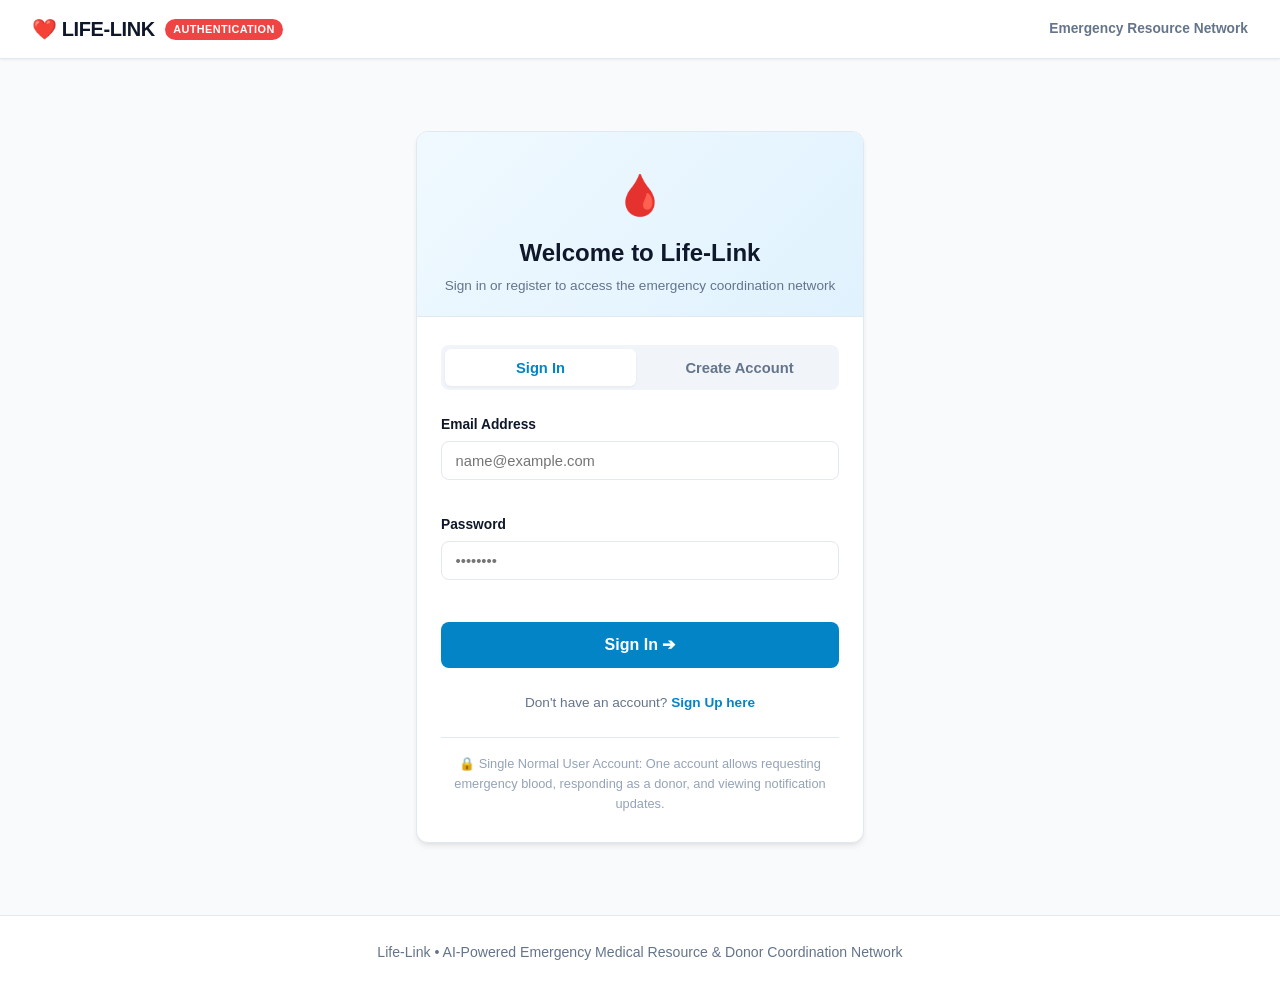
<file: frontend/tracker.html>
<!DOCTYPE html>
<html lang="en">
<head>
  <meta charset="UTF-8">
  <meta name="viewport" content="width=device-width, initial-scale=1.0">
  <title>Emergency Lifecycle Tracker | LIFE-LINK</title>
  <link rel="stylesheet" href="css/style.css">
  <style>
    .lifecycle-stepper {
      display: grid;
      grid-template-columns: repeat(auto-fit, minmax(130px, 1fr));
      gap: 0.5rem;
      margin: 1.5rem 0;
    }
    .lifecycle-step {
      background: #f8fafc;
      border: 1px solid var(--border-color);
      border-radius: 8px;
      padding: 0.75rem 0.6rem;
      text-align: center;
      transition: all 0.2s;
    }
    .lifecycle-step.completed {
      background: #f0fdf4;
      border-color: #86efac;
      color: #166534;
    }
    .lifecycle-step.current {
      background: #f0f9ff;
      border: 2px solid var(--primary);
      color: var(--primary);
      box-shadow: 0 2px 8px rgba(2, 132, 199, 0.15);
    }
    .lifecycle-step .num {
      width: 22px;
      height: 22px;
      border-radius: 50%;
      background: #e2e8f0;
      color: #475569;
      font-size: 0.75rem;
      font-weight: 800;
      display: inline-flex;
      align-items: center;
      justify-content: center;
      margin-bottom: 0.3rem;
    }
    .lifecycle-step.completed .num {
      background: #22c55e;
      color: white;
    }
    .lifecycle-step.current .num {
      background: var(--primary);
      color: white;
    }
    .lifecycle-step .title {
      font-size: 0.78rem;
      font-weight: 700;
      line-height: 1.25;
    }
  </style>
</head>
<body>

  <!-- Navigation Bar -->
  <nav class="navbar">
    <a href="index.html" class="nav-brand">
      <span>❤️ LIFE-LINK</span>
      <span class="brand-badge">LIFECYCLE TRACKER</span>
    </a>
    <ul class="nav-links">
      <li><a href="index.html" class="nav-link">Home</a></li>
      <li><a href="emergency.html" class="nav-link nav-btn-emergency">🚨 Emergency</a></li>
      <li><a href="matching.html" class="nav-link">Matching</a></li>
      <li><a href="cascade.html" class="nav-link">Cascade</a></li>
      <li><a href="tracker.html" class="nav-link active">Tracker</a></li>
      <li><a href="donor.html" class="nav-link">Donor Center</a></li>
      <li><a href="notifications.html" class="nav-link">Notifications</a></li>
      <li><a href="account.html" class="nav-link">My Account</a></li>
      <li><a href="hospital.html" class="nav-link">Hospital</a></li>
      <li><a href="organ.html" class="nav-link">Organ & Tissue</a></li>
    </ul>
    <div id="nav-user-container"></div>
  </nav>

  <!-- Main Container -->
  <main class="container">
    
    <!-- Top Bar with Emergency Selector -->
    <div style="display: flex; justify-content: space-between; align-items: center; flex-wrap: wrap; gap: 1rem; margin-bottom: 1.5rem;">
      <div>
        <h1 class="page-title" style="margin-bottom: 0.2rem;">📡 Dedicated Emergency Lifecycle Tracker</h1>
        <p class="page-subtitle" style="margin: 0;">Complete end-to-end audit: Request &rarr; Matching &rarr; Donor Willingness &rarr; Hospital Confirmation &rarr; Screening &rarr; Donation.</p>
      </div>

      <div style="display: flex; gap: 0.6rem; align-items: center; flex-wrap: wrap;">
        <label for="select-emergency" style="font-size: 0.86rem; font-weight: 700;">Select Emergency:</label>
        <select id="select-emergency" class="form-control" style="width: auto; min-width: 250px;" onchange="switchEmergency(this.value)">
          <option value="">Loading emergencies...</option>
        </select>
        <button class="btn btn-secondary btn-sm" onclick="loadEmergencyData()">🔄 Refresh</button>
      </div>
    </div>

    <!-- Active Emergency Overview Card -->
    <div class="card" style="border-top: 4px solid var(--accent-red); margin-bottom: 1.5rem;">
      <div style="display: flex; justify-content: space-between; align-items: flex-start; flex-wrap: wrap; gap: 1rem;">
        <div>
          <span id="badge-urgency" class="badge badge-red" style="font-size: 0.8rem;">CRITICAL</span>
          <span id="badge-status" class="badge badge-blue" style="font-size: 0.8rem; margin-left: 0.3rem;">SEARCHING</span>
          <h2 id="req-title" style="font-size: 1.55rem; font-weight: 800; margin-top: 0.3rem;">Emergency #--</h2>
          <p id="req-hospital" style="color: var(--text-muted); font-size: 0.95rem;">Hospital: --</p>
          <p id="req-parties" style="font-size: 0.84rem; color: var(--text-light); margin-top: 0.2rem;">Patient: -- | Requester: --</p>
        </div>

        <div style="display: flex; gap: 1.5rem; text-align: right; flex-wrap: wrap;">
          <div>
            <div style="font-size: 0.75rem; color: var(--text-muted); font-weight: 700; text-transform: uppercase;">Required</div>
            <div id="stat-units-needed" style="font-size: 1.6rem; font-weight: 800; color: var(--accent-red);">-</div>
          </div>
          <div>
            <div style="font-size: 0.75rem; color: var(--text-muted); font-weight: 700; text-transform: uppercase;">Accepted</div>
            <div id="stat-units-accepted" style="font-size: 1.6rem; font-weight: 800; color: var(--accent-green);">-</div>
          </div>
          <div>
            <div style="font-size: 0.75rem; color: var(--text-muted); font-weight: 700; text-transform: uppercase;">Cascade Round</div>
            <div id="stat-cascade-round" style="font-size: 1.6rem; font-weight: 800; color: var(--primary);">-</div>
          </div>
        </div>
      </div>

      <!-- Quick Action Navigation -->
      <div style="display: flex; gap: 0.6rem; margin-top: 1rem; border-top: 1px solid var(--border-color); padding-top: 0.8rem; flex-wrap: wrap;">
        <a id="link-match-page" href="matching.html" class="btn btn-secondary btn-sm">🎯 Open Dedicated Matching Page &rarr;</a>
        <a id="link-cascade-page" href="cascade.html" class="btn btn-secondary btn-sm">📡 Open Dedicated Cascade Page &rarr;</a>
      </div>

      <!-- Full 10-Stage Emergency Lifecycle Stepper -->
      <div class="lifecycle-stepper" id="lifecycle-stepper-container">
        <div class="lifecycle-step completed" id="step-1">
          <div class="num">✓</div>
          <div class="title">1. Request Created</div>
        </div>
        <div class="lifecycle-step completed" id="step-2">
          <div class="num">✓</div>
          <div class="title">2. AI Understood</div>
        </div>
        <div class="lifecycle-step" id="step-3">
          <div class="num">3</div>
          <div class="title">3. Confirmed</div>
        </div>
        <div class="lifecycle-step" id="step-4">
          <div class="num">4</div>
          <div class="title">4. Matching</div>
        </div>
        <div class="lifecycle-step" id="step-5">
          <div class="num">5</div>
          <div class="title">5. Donors Notified</div>
        </div>
        <div class="lifecycle-step" id="step-6">
          <div class="num">6</div>
          <div class="title">6. Donor Willing (State 1)</div>
        </div>
        <div class="lifecycle-step" id="step-7">
          <div class="num">7</div>
          <div class="title">7. Hospital Verified (State 2)</div>
        </div>
        <div class="lifecycle-step" id="step-8">
          <div class="num">8</div>
          <div class="title">8. Medical Screening</div>
        </div>
        <div class="lifecycle-step" id="step-9">
          <div class="num">9</div>
          <div class="title">9. Donation In Progress</div>
        </div>
        <div class="lifecycle-step" id="step-10">
          <div class="num">10</div>
          <div class="title">10. Donation Completed (State 3)</div>
        </div>
      </div>

    </div>

    <!-- Three Separate States Coordination Panel -->
    <div class="card" style="margin-bottom: 1.5rem; background: #fafafa; border: 1px solid var(--border-color);">
      <div style="display: flex; justify-content: space-between; align-items: center; margin-bottom: 0.8rem; flex-wrap: wrap; gap: 0.5rem;">
        <div>
          <h3 style="font-size: 1.15rem; font-weight: 800; color: var(--text-main);">🏥 Hospital & Clinical Action Center (Three Distinct States)</h3>
          <p style="font-size: 0.84rem; color: var(--text-muted); margin: 0;">
            Demonstrate verified state transitions: Donor Willing &rarr; Hospital Confirmed &rarr; Clinical Screening &rarr; Donation Completed.
          </p>
        </div>
        <span class="badge badge-purple">Clinical Protocol Controls</span>
      </div>

      <div style="display: grid; grid-template-columns: repeat(auto-fit, minmax(240px, 1fr)); gap: 1rem; margin-top: 1rem;">
        
        <!-- State 1: Donor Willingness -->
        <div style="background: white; border: 1px solid var(--border-color); border-radius: 8px; padding: 1rem;">
          <div style="display: flex; justify-content: space-between; align-items: center; margin-bottom: 0.4rem;">
            <strong style="color: var(--primary); font-size: 0.92rem;">STATE 1: DONOR WILLING</strong>
            <span id="st1-badge" class="badge badge-amber">PENDING</span>
          </div>
          <p style="font-size: 0.8rem; color: var(--text-muted); line-height: 1.4;">
            Donor indicates voluntary willingness to donate. Does NOT equal donation completion.
          </p>
          <div id="st1-details" style="font-size: 0.82rem; margin-top: 0.6rem; font-weight: 600;">
            Units Accepted: 0
          </div>
        </div>

        <!-- State 2: Hospital Confirmed -->
        <div style="background: white; border: 1px solid var(--border-color); border-radius: 8px; padding: 1rem;">
          <div style="display: flex; justify-content: space-between; align-items: center; margin-bottom: 0.4rem;">
            <strong style="color: var(--secondary); font-size: 0.92rem;">STATE 2: HOSPITAL CONFIRMED</strong>
            <span id="st2-badge" class="badge badge-amber">UNCONFIRMED</span>
          </div>
          <p style="font-size: 0.8rem; color: var(--text-muted); line-height: 1.4;">
            Hospital blood bank verifies requirement and prepares reception appointment.
          </p>
          <div style="margin-top: 0.8rem;">
            <button id="btn-hospital-confirm" class="btn btn-secondary btn-sm" onclick="executeHospitalConfirm()">
              🏥 Confirm Hospital Requisition
            </button>
          </div>
        </div>

        <!-- State 3: Screening & Donation Completed -->
        <div style="background: white; border: 1px solid var(--border-color); border-radius: 8px; padding: 1rem;">
          <div style="display: flex; justify-content: space-between; align-items: center; margin-bottom: 0.4rem;">
            <strong style="color: var(--accent-green); font-size: 0.92rem;">STATE 3: DONATION COMPLETED</strong>
            <span id="st3-badge" class="badge badge-amber">INCOMPLETE</span>
          </div>
          <p style="font-size: 0.8rem; color: var(--text-muted); line-height: 1.4;">
            Recorded ONLY after clinical screening and physical whole blood donation.
          </p>
          <div style="margin-top: 0.8rem; display: flex; gap: 0.5rem; flex-wrap: wrap;">
            <button id="btn-screening-pass" class="btn btn-secondary btn-sm" onclick="executeScreeningUpdate(true)">
              🩺 Pass Screening
            </button>
            <button id="btn-complete-donation" class="btn btn-primary btn-sm" onclick="executeCompleteDonation()">
              🟢 Mark Donated
            </button>
          </div>
        </div>

      </div>
    </div>

    <!-- Donor Responses & Verified Notified Donors List -->
    <div class="card" style="margin-bottom: 1.5rem;">
      <div style="display: flex; justify-content: space-between; align-items: center; margin-bottom: 0.8rem; flex-wrap: wrap; gap: 0.5rem;">
        <div>
          <h3 style="font-size: 1.15rem; font-weight: 800;">👥 Voluntary Donor Activity for this Emergency</h3>
          <p style="font-size: 0.82rem; color: var(--text-muted);">Verified responses recorded from compatible available donors</p>
        </div>
        <span id="response-count-badge" class="badge badge-blue">0 Responses</span>
      </div>

      <div id="responses-container">
        <p style="color: var(--text-muted); font-size: 0.9rem;">Loading donor activity...</p>
      </div>
    </div>

    <!-- Medical Safety Disclaimer -->
    <div class="disclaimer-banner">
      <span style="font-size: 1.25rem;">⚠️</span>
      <div>
        <strong>Clinical Architecture Boundary:</strong>
        The Tracker strictly separates voluntary donor intent from clinical hospital confirmation and completed physical donation. Never assume donation has occurred until certified medical personnel mark State 3 (Donation Completed).
      </div>
    </div>

  </main>

  <!-- Footer -->
  <footer>
    <p>Life-Link • AI-Powered Emergency Medical Resource & Donor Coordination Network</p>
  </footer>

  <script src="js/app.js"></script>
  <script>
    let currentRequestId = null;
    let currentUser = null;

    document.addEventListener("DOMContentLoaded", async () => {
      currentUser = await LifeLinkAuth.requireAuth();
      if (!currentUser) return;
      await LifeLinkAuth.initNavbarUser(document.getElementById("nav-user-container"));
      await initEmergencyDropdown();
    });

    async function initEmergencyDropdown() {
      const select = document.getElementById("select-emergency");
      try {
        const emergencies = await LifeLinkAPI.getEmergencyRequests();
        select.innerHTML = "";

        if (!emergencies || emergencies.length === 0) {
          select.innerHTML = `<option value="">No active emergencies found</option>`;
          document.getElementById("req-title").innerText = "No Active Emergencies";
          document.getElementById("req-hospital").innerText = "Create an emergency request to begin real-time tracking.";
          document.getElementById("req-parties").innerText = "";
          document.getElementById("badge-status").innerText = "INACTIVE";
          document.getElementById("donor-responses-list").innerHTML = `<p style="color: var(--text-muted); font-size: 0.9rem; text-align: center; padding: 1rem;">No active emergency selected.</p>`;
          return;
        }

        const urlParams = new URLSearchParams(window.location.search);
        const urlId = urlParams.get("id");

        emergencies.forEach(req => {
          const opt = document.createElement("option");
          opt.value = req.id;
          opt.innerText = `Emergency #${req.id} - ${req.hospital_name} (${req.blood_group}, ${req.units_needed} units)`;
          select.appendChild(opt);
        });

        if (urlId && emergencies.some(e => e.id == urlId)) {
          select.value = urlId;
        } else {
          select.value = emergencies[0].id;
        }

        await switchEmergency(select.value);

      } catch (err) {
        select.innerHTML = `<option value="">Failed to load emergencies</option>`;
        console.error(err);
      }
    }

    async function switchEmergency(reqId) {
      if (!reqId) return;
      currentRequestId = reqId;
      window.history.replaceState(null, "", `tracker.html?id=${reqId}`);
      document.getElementById("link-match-page").href = `matching.html?id=${reqId}`;
      document.getElementById("link-cascade-page").href = `cascade.html?id=${reqId}`;
      await loadEmergencyData();
    }

    async function loadEmergencyData() {
      if (!currentRequestId) return;

      try {
        const req = await LifeLinkAPI.getEmergencyRequest(currentRequestId);
        
        document.getElementById("req-title").innerText = `Emergency #${req.id}: ${req.units_needed} Units of ${req.blood_group}`;
        document.getElementById("req-hospital").innerText = `Hospital: ${req.hospital_name} (${req.hospital_city || 'Coimbatore'})`;
        document.getElementById("req-parties").innerText = `Patient: ${req.patient_name} | Account Requester: ${req.requester_name || 'Anonymous'}`;
        
        document.getElementById("badge-urgency").innerText = req.urgency;
        document.getElementById("badge-urgency").className = `badge ${req.urgency === 'CRITICAL' ? 'badge-red' : 'badge-amber'}`;
        document.getElementById("badge-status").innerText = req.status;

        document.getElementById("stat-units-needed").innerText = req.units_needed;
        document.getElementById("stat-units-accepted").innerText = req.units_accepted || 0;
        document.getElementById("stat-cascade-round").innerText = `Round ${req.current_cascade_round || 1}`;

        // Update Stepper Pipeline
        updateStepper(req);

        // Update 3 Separate States Panel
        updateStatesPanel(req);

        // Load Donor Responses
        await loadDonorResponses(req);

      } catch (err) {
        showToast("Error loading emergency data: " + err.message, "error");
      }
    }

    function updateStepper(req) {
      const steps = [1, 2, 3, 4, 5, 6, 7, 8, 9, 10];
      steps.forEach(s => {
        const el = document.getElementById(`step-${s}`);
        if (!el) return;
        el.className = "lifecycle-step";
        el.querySelector(".num").innerText = s;
      });

      // Steps 1 & 2 are completed once created and understood
      setStepCompleted(1);
      setStepCompleted(2);
      setStepCompleted(3); // Confirmed

      // Step 4: Matching
      setStepCompleted(4);
      // Step 5: Donors Notified
      setStepCompleted(5);

      // Step 6: Donor Willing (State 1)
      if (req.units_accepted > 0 || req.status === "DONOR_ACCEPTED" || req.status === "TARGET_REACHED") {
        setStepCompleted(6);
      } else {
        setStepCurrent(6);
      }

      // Step 7: Hospital Verified (State 2)
      if (req.hospital_confirmed) {
        setStepCompleted(7);
      } else if (req.units_accepted > 0) {
        setStepCurrent(7);
      }

      // Step 8: Medical Screening
      if (req.screening_status === "PASSED") {
        setStepCompleted(8);
      } else if (req.hospital_confirmed) {
        setStepCurrent(8);
      }

      // Step 9 & 10: Donation
      if (req.donation_completed || req.status === "DONATION_COMPLETED") {
        setStepCompleted(9);
        setStepCompleted(10);
      } else if (req.screening_status === "PASSED") {
        setStepCurrent(9);
      }
    }

    function setStepCompleted(stepNum) {
      const el = document.getElementById(`step-${stepNum}`);
      if (el) {
        el.className = "lifecycle-step completed";
        el.querySelector(".num").innerText = "✓";
      }
    }

    function setStepCurrent(stepNum) {
      const el = document.getElementById(`step-${stepNum}`);
      if (el) {
        el.className = "lifecycle-step current";
      }
    }

    function updateStatesPanel(req) {
      // State 1: Donor Willing
      const st1Badge = document.getElementById("st1-badge");
      const st1Details = document.getElementById("st1-details");
      if (req.units_accepted > 0) {
        st1Badge.innerText = `${req.units_accepted} / ${req.units_needed} ACCEPTED`;
        st1Badge.className = "badge badge-green";
        st1Details.innerText = `Donors registered willingness for ${req.units_accepted} unit(s).`;
      } else {
        st1Badge.innerText = "WAITING";
        st1Badge.className = "badge badge-amber";
        st1Details.innerText = "Waiting for donors to respond.";
      }

      // State 2: Hospital Confirmed
      const st2Badge = document.getElementById("st2-badge");
      const btnHosp = document.getElementById("btn-hospital-confirm");
      if (req.hospital_confirmed) {
        st2Badge.innerText = "VERIFIED";
        st2Badge.className = "badge badge-green";
        btnHosp.innerText = "✓ Hospital Verified";
        btnHosp.disabled = true;
      } else {
        st2Badge.innerText = "UNCONFIRMED";
        st2Badge.className = "badge badge-amber";
        btnHosp.innerText = "🏥 Confirm Hospital Requisition";
        btnHosp.disabled = false;
      }

      // State 3: Screening & Donation Completed
      const st3Badge = document.getElementById("st3-badge");
      const btnDonated = document.getElementById("btn-complete-donation");
      const btnScreen = document.getElementById("btn-screening-pass");

      if (req.donation_completed || req.status === "DONATION_COMPLETED") {
        st3Badge.innerText = "COMPLETED";
        st3Badge.className = "badge badge-green";
      } else if (req.screening_status === "PASSED") {
        st3Badge.innerText = "SCREENING PASSED";
        st3Badge.className = "badge badge-blue";
      } else {
        st3Badge.innerText = "INCOMPLETE";
        st3Badge.className = "badge badge-amber";
      }
    }

    async function loadDonorResponses(req) {
      const container = document.getElementById("responses-container");
      const badge = document.getElementById("response-count-badge");

      try {
        // Query matches to show response status
        const matchesRes = await LifeLinkAPI.getMatches(req.id);
        const matches = matchesRes.matches || [];
        const responded = matches.filter(m => m.response_status && m.response_status !== "WAITING");

        badge.innerText = `${responded.length} Responses`;

        if (matches.length === 0) {
          container.innerHTML = `<p style="color: var(--text-muted); font-size: 0.9rem;">No candidate donors found in immediate radius.</p>`;
          return;
        }

        container.innerHTML = `
          <div style="display: flex; flex-direction: column; gap: 0.6rem;">
            ${matches.map(m => `
              <div style="display: flex; justify-content: space-between; align-items: center; background: white; border: 1px solid var(--border-color); border-radius: 6px; padding: 0.65rem 0.9rem; flex-wrap: wrap; gap: 0.4rem;">
                <div>
                  <strong style="color: var(--text-main);">${escapeHtml(m.name)}</strong>
                  <span class="badge badge-red" style="margin-left: 0.4rem;">${m.blood_group}</span>
                  <span style="font-size: 0.8rem; color: var(--text-muted); margin-left: 0.4rem;">~${m.distance_km} km (${escapeHtml(m.approximate_location || 'Coimbatore')})</span>
                </div>
                <div style="display: flex; gap: 0.5rem; align-items: center;">
                  <span style="font-size: 0.78rem; color: #166534;">🔔 Alert Sent</span>
                  ${m.response_status === 'ACCEPT' || m.response_status === 'WILLING' 
                    ? `<span class="badge badge-green">Willing to Help</span>` 
                    : m.response_status === 'DECLINE' 
                    ? `<span class="badge badge-red">Declined</span>` 
                    : `<span class="badge badge-amber">Waiting Response</span>`}
                </div>
              </div>
            `).join("")}
          </div>
        `;
      } catch (e) {
        container.innerHTML = `<p style="color: var(--text-muted);">Could not load donor responses.</p>`;
      }
    }

    async function executeHospitalConfirm() {
      if (!currentRequestId) return;
      try {
        const res = await LifeLinkAPI.hospitalConfirm(currentRequestId, "Requisition confirmed by on-duty clinical team.");
        showToast("Hospital requisition verified and confirmed!", "success");
        await loadEmergencyData();
      } catch (err) {
        showToast("Failed to confirm hospital: " + err.message, "error");
      }
    }

    async function executeScreeningUpdate(passed) {
      if (!currentRequestId) return;
      const donorUserId = currentUser ? currentUser.id : null;
      if (!donorUserId) {
        showToast("Please log in as an authenticated user to record screening.", "warning");
        return;
      }
      try {
        await LifeLinkAPI.screeningUpdate(currentRequestId, {
          donor_user_id: donorUserId,
          passed: passed,
          notes: "Vitals and hemoglobin within safe clinical ranges."
        });
        showToast(`Screening outcome recorded: ${passed ? 'PASSED' : 'DEFERRED'}`, "success");
        await loadEmergencyData();
      } catch (err) {
        showToast("Screening update failed: " + err.message, "error");
      }
    }

    async function executeCompleteDonation() {
      if (!currentRequestId) return;
      const donorUserId = currentUser ? currentUser.id : null;
      if (!donorUserId) {
        showToast("Please log in as an authenticated user to record donation.", "warning");
        return;
      }
      try {
        await LifeLinkAPI.completeDonation(currentRequestId, {
          donor_user_id: donorUserId,
          units: 1,
          notes: "Clinical whole blood collection completed at hospital facility."
        });
        showToast("Donation verified & completed! Recorded in donor history.", "success");
        await loadEmergencyData();
      } catch (err) {
        showToast("Complete donation failed: " + err.message, "error");
      }
    }

    function escapeHtml(text) {
      if (!text) return "";
      const div = document.createElement("div");
      div.innerText = text;
      return div.innerHTML;
    }
  </script>
</body>
</html>
</file>
<file: frontend/css/style.css>
/* ==========================================================================
   LIFE-LINK: Medical Emergency Coordination Styling
   Phase 6: Complete Integrated Experience, Polished UI/UX & Responsive Layouts
   ========================================================================== */

:root {
  --primary: #0284c7;         /* Medical Sky Blue */
  --primary-hover: #0369a1;
  --primary-light: #e0f2fe;
  --secondary: #0d9488;       /* Clinical Teal */
  --accent-red: #ef4444;      /* Emergency Red */
  --accent-red-hover: #dc2626;
  --accent-red-light: #fee2e2;
  --accent-green: #10b981;    /* Success Green */
  --accent-green-hover: #059669;
  --accent-green-light: #d1fae5;
  --accent-amber: #f59e0b;    /* Warning Amber */
  --accent-amber-light: #fef3c7;
  
  --bg-main: #f8fafc;         /* Clean Soft Off-White */
  --bg-card: #ffffff;
  --bg-alt: #f1f5f9;
  
  --text-main: #0f172a;       /* Deep Slate */
  --text-muted: #64748b;
  --text-light: #94a3b8;
  
  --border-color: #e2e8f0;
  --border-radius: 12px;
  --border-radius-sm: 8px;
  --border-radius-pill: 9999px;
  
  --shadow-sm: 0 1px 3px 0 rgb(0 0 0 / 0.06);
  --shadow-md: 0 4px 6px -1px rgb(0 0 0 / 0.08), 0 2px 4px -2px rgb(0 0 0 / 0.06);
  --shadow-lg: 0 10px 20px -3px rgb(0 0 0 / 0.08), 0 4px 6px -4px rgb(0 0 0 / 0.04);
}

* {
  box-sizing: border-box;
  margin: 0;
  padding: 0;
  font-family: -apple-system, BlinkMacSystemFont, "Segoe UI", Roboto, -apple-system, sans-serif;
}

body {
  background-color: var(--bg-main);
  color: var(--text-main);
  line-height: 1.55;
  min-height: 100vh;
  display: flex;
  flex-direction: column;
  -webkit-font-smoothing: antialiased;
}

/* ==========================================================================
   GLOBAL NAVIGATION BAR
   ========================================================================== */
.navbar {
  background: var(--bg-card);
  border-bottom: 1px solid var(--border-color);
  padding: 0.85rem 2rem;
  display: flex;
  justify-content: space-between;
  align-items: center;
  position: sticky;
  top: 0;
  z-index: 100;
  box-shadow: var(--shadow-sm);
}

.nav-brand {
  display: flex;
  align-items: center;
  gap: 0.65rem;
  text-decoration: none;
  color: var(--text-main);
  font-size: 1.25rem;
  font-weight: 800;
  letter-spacing: -0.4px;
}

.brand-badge {
  background: var(--accent-red);
  color: white;
  font-size: 0.68rem;
  font-weight: 700;
  padding: 2px 8px;
  border-radius: var(--border-radius-pill);
  text-transform: uppercase;
  letter-spacing: 0.4px;
}

.nav-links {
  display: flex;
  gap: 0.6rem;
  list-style: none;
  align-items: center;
}

.nav-link {
  text-decoration: none;
  color: var(--text-muted);
  font-weight: 600;
  font-size: 0.92rem;
  padding: 0.45rem 0.85rem;
  border-radius: var(--border-radius-sm);
  transition: all 0.2s ease;
}

.nav-link:hover {
  color: var(--primary);
  background-color: var(--primary-light);
}

.nav-link.active {
  color: var(--primary);
  background-color: var(--primary-light);
  font-weight: 700;
}

.nav-btn-emergency {
  background: var(--accent-red) !important;
  color: white !important;
  font-weight: 700;
  border-radius: var(--border-radius-pill);
  padding: 0.45rem 1.15rem;
  box-shadow: 0 2px 8px rgba(239, 68, 68, 0.25);
}

.nav-btn-emergency:hover {
  background: var(--accent-red-hover) !important;
  box-shadow: 0 4px 12px rgba(239, 68, 68, 0.35);
}

/* ==========================================================================
   CONTAINER & LAYOUT
   ========================================================================== */
.container {
  max-width: 1200px;
  margin: 0 auto;
  padding: 2rem 1.5rem;
  flex: 1;
  width: 100%;
}

.page-header {
  margin-bottom: 2rem;
  text-align: center;
}

.page-title {
  font-size: 2.1rem;
  font-weight: 800;
  color: var(--text-main);
  margin-bottom: 0.4rem;
  letter-spacing: -0.5px;
}

.page-subtitle {
  color: var(--text-muted);
  font-size: 1.02rem;
  max-width: 680px;
  margin: 0 auto;
}

/* ==========================================================================
   CARDS & GRIDS
   ========================================================================== */
.card {
  background: var(--bg-card);
  border: 1px solid var(--border-color);
  border-radius: var(--border-radius);
  padding: 1.5rem;
  box-shadow: var(--shadow-sm);
  margin-bottom: 1.5rem;
  transition: box-shadow 0.2s ease;
}

.card:hover {
  box-shadow: var(--shadow-md);
}

.feature-card {
  background: var(--bg-alt);
  border: 1px solid var(--border-color);
  border-radius: var(--border-radius);
  padding: 1.4rem;
  display: flex;
  flex-direction: column;
  height: 100%;
}

.feature-card-icon {
  font-size: 2rem;
  margin-bottom: 0.75rem;
  display: inline-block;
}

.feature-card h3 {
  font-size: 1.15rem;
  font-weight: 700;
  margin-bottom: 0.4rem;
  color: var(--text-main);
}

.feature-card p {
  color: var(--text-muted);
  font-size: 0.9rem;
  line-height: 1.55;
  flex: 1;
}

.grid-2 {
  display: grid;
  grid-template-columns: repeat(auto-fit, minmax(320px, 1fr));
  gap: 1.5rem;
}

.grid-3 {
  display: grid;
  grid-template-columns: repeat(auto-fit, minmax(280px, 1fr));
  gap: 1.5rem;
}

.grid-4 {
  display: grid;
  grid-template-columns: repeat(auto-fit, minmax(210px, 1fr));
  gap: 1rem;
}

/* ==========================================================================
   HERO SECTION
   ========================================================================== */
.hero {
  text-align: center;
  padding: 3.5rem 1.5rem 2.8rem;
  background: linear-gradient(180deg, #f0f9ff 0%, var(--bg-main) 100%);
  border-radius: var(--border-radius);
  margin-bottom: 2.5rem;
  border: 1px solid var(--border-color);
}

.hero-tag {
  display: inline-block;
  background: var(--primary-light);
  color: var(--primary);
  font-weight: 700;
  font-size: 0.82rem;
  padding: 0.35rem 0.95rem;
  border-radius: var(--border-radius-pill);
  margin-bottom: 1.1rem;
  text-transform: uppercase;
  letter-spacing: 0.5px;
}

.hero-title {
  font-size: 2.9rem;
  font-weight: 900;
  line-height: 1.18;
  color: #0f172a;
  margin-bottom: 1rem;
  letter-spacing: -1px;
}

.hero-desc {
  font-size: 1.15rem;
  color: var(--text-muted);
  max-width: 740px;
  margin: 0 auto 2rem;
  line-height: 1.6;
}

.hero-actions {
  display: flex;
  gap: 1rem;
  justify-content: center;
  flex-wrap: wrap;
}

/* ==========================================================================
   BUTTONS & CONTROLS
   ========================================================================== */
.btn {
  display: inline-flex;
  align-items: center;
  justify-content: center;
  gap: 0.5rem;
  font-weight: 600;
  font-size: 0.95rem;
  padding: 0.65rem 1.4rem;
  border-radius: var(--border-radius-sm);
  border: 1px solid transparent;
  cursor: pointer;
  text-decoration: none;
  transition: all 0.2s ease;
  line-height: 1.25;
}

.btn-primary {
  background: var(--primary);
  color: white;
}
.btn-primary:hover {
  background: var(--primary-hover);
}

.btn-emergency {
  background: var(--accent-red);
  color: white;
  box-shadow: 0 4px 12px rgba(239, 68, 68, 0.25);
}
.btn-emergency:hover {
  background: var(--accent-red-hover);
}

.btn-secondary {
  background: white;
  color: var(--text-main);
  border-color: var(--border-color);
}
.btn-secondary:hover {
  background: var(--bg-alt);
  border-color: var(--text-light);
}

.btn-success {
  background: var(--accent-green);
  color: white;
}
.btn-success:hover {
  background: var(--accent-green-hover);
}

.btn-danger {
  background: var(--accent-red);
  color: white;
}

.btn-sm {
  padding: 0.35rem 0.85rem;
  font-size: 0.84rem;
  border-radius: 6px;
}

.btn:disabled {
  opacity: 0.6;
  cursor: not-allowed;
}

/* ==========================================================================
   BADGES & PILLS
   ========================================================================== */
.badge {
  display: inline-flex;
  align-items: center;
  padding: 0.22rem 0.65rem;
  border-radius: var(--border-radius-pill);
  font-size: 0.76rem;
  font-weight: 700;
  text-transform: uppercase;
  letter-spacing: 0.4px;
}

.badge-red {
  background: var(--accent-red-light);
  color: var(--accent-red);
}

.badge-green {
  background: var(--accent-green-light);
  color: #065f46;
}

.badge-blue {
  background: var(--primary-light);
  color: var(--primary);
}

.badge-amber {
  background: var(--accent-amber-light);
  color: #92400e;
}

/* ==========================================================================
   FORMS & INPUTS
   ========================================================================== */
.form-group {
  margin-bottom: 1.15rem;
}

.form-label {
  display: block;
  font-size: 0.86rem;
  font-weight: 600;
  color: var(--text-main);
  margin-bottom: 0.35rem;
}

.form-control, .form-input {
  width: 100%;
  padding: 0.65rem 0.85rem;
  border: 1px solid var(--border-color);
  border-radius: var(--border-radius-sm);
  font-size: 0.92rem;
  background: white;
  color: var(--text-main);
  outline: none;
  transition: border-color 0.2s, box-shadow 0.2s;
}

.form-control:focus, .form-input:focus {
  border-color: var(--primary);
  box-shadow: 0 0 0 3px rgba(2, 132, 199, 0.15);
}

textarea.form-control, textarea.form-input {
  resize: vertical;
  min-height: 90px;
}

/* ==========================================================================
   STATS CARDS
   ========================================================================== */
.stat-card {
  background: white;
  border: 1px solid var(--border-color);
  border-radius: var(--border-radius);
  padding: 1.25rem 1rem;
  text-align: center;
  transition: all 0.2s ease;
}

.stat-value {
  font-size: 2.1rem;
  font-weight: 800;
  color: var(--primary);
  line-height: 1;
  margin-bottom: 0.35rem;
}

.stat-label {
  font-size: 0.82rem;
  color: var(--text-muted);
  font-weight: 600;
  text-transform: uppercase;
  letter-spacing: 0.3px;
}

/* ==========================================================================
   PROGRESS STEPPER (Phase 6: 6-Step Visual Timeline)
   ========================================================================== */
.stepper {
  display: flex;
  justify-content: space-between;
  margin: 1.75rem 0 1.25rem;
  position: relative;
  gap: 0.25rem;
}

.stepper::before {
  content: "";
  position: absolute;
  top: 17px;
  left: 30px;
  right: 30px;
  height: 2px;
  background: var(--border-color);
  z-index: 1;
}

.step {
  display: flex;
  flex-direction: column;
  align-items: center;
  flex: 1;
  text-align: center;
  position: relative;
  z-index: 2;
}

.step-circle {
  width: 34px;
  height: 34px;
  border-radius: 50%;
  background: var(--bg-card);
  color: var(--text-muted);
  display: flex;
  align-items: center;
  justify-content: center;
  font-weight: 700;
  font-size: 0.85rem;
  margin-bottom: 0.5rem;
  border: 2px solid var(--border-color);
  transition: all 0.2s ease;
}

.step.active .step-circle {
  background: var(--primary);
  color: white;
  border-color: var(--primary);
  box-shadow: 0 0 0 4px var(--primary-light);
}

.step.completed .step-circle {
  background: var(--accent-green);
  color: white;
  border-color: var(--accent-green);
}

.step-label {
  font-size: 0.74rem;
  font-weight: 600;
  color: var(--text-muted);
  line-height: 1.2;
}

.step.active .step-label {
  color: var(--primary);
  font-weight: 700;
}

.step.completed .step-label {
  color: var(--text-main);
}

/* ==========================================================================
   CASCADE TIMELINE & CARDS
   ========================================================================== */
.timeline {
  display: flex;
  flex-direction: column;
  gap: 0.85rem;
  margin: 0.75rem 0;
}

.timeline-item {
  display: flex;
  gap: 1rem;
  padding: 0.9rem;
  border-radius: var(--border-radius-sm);
  border: 1px solid var(--border-color);
  background: white;
  align-items: center;
  transition: border-color 0.2s ease;
}

.timeline-item.active {
  border-color: var(--primary);
  background: #f0f9ff;
}

.timeline-round-num {
  font-size: 1rem;
  font-weight: 800;
  color: var(--primary);
  min-width: 75px;
}

/* ==========================================================================
   RADAR / APPROXIMATE ZONE MAP
   ========================================================================== */
.radar-box {
  width: 100%;
  max-width: 440px;
  height: 310px;
  margin: 0 auto;
  position: relative;
  background: #0f172a;
  border-radius: var(--border-radius);
  overflow: hidden;
  display: flex;
  align-items: center;
  justify-content: center;
  border: 1px solid #1e293b;
}

.radar-ring {
  position: absolute;
  border-radius: 50%;
  border: 1px dashed rgba(255, 255, 255, 0.2);
  display: flex;
  align-items: flex-start;
  justify-content: center;
  color: rgba(255, 255, 255, 0.45);
  font-size: 0.65rem;
  padding-top: 4px;
}

.ring-5km { width: 95px; height: 95px; border-color: rgba(14, 165, 233, 0.55); }
.ring-15km { width: 190px; height: 190px; border-color: rgba(245, 158, 11, 0.45); }
.ring-25km { width: 285px; height: 285px; border-color: rgba(239, 68, 68, 0.35); }

.radar-center {
  width: 12px;
  height: 12px;
  background: var(--accent-red);
  border-radius: 50%;
  z-index: 10;
  box-shadow: 0 0 10px var(--accent-red);
}

.radar-dot {
  position: absolute;
  width: 8px;
  height: 8px;
  background: #38bdf8;
  border-radius: 50%;
  z-index: 5;
  box-shadow: 0 0 8px #38bdf8;
  transition: all 0.3s;
}

/* ==========================================================================
   SAFETY DISCLAIMER BANNER
   ========================================================================== */
.disclaimer-banner {
  background: #fffbeb;
  border: 1px solid #fde68a;
  color: #92400e;
  padding: 0.9rem 1.25rem;
  border-radius: var(--border-radius);
  font-size: 0.86rem;
  margin-top: 2rem;
  display: flex;
  gap: 0.75rem;
  align-items: flex-start;
  line-height: 1.5;
}

/* ==========================================================================
   CONFIRMATION MODAL / CARD
   ========================================================================== */
.confirmation-card {
  background: #ecfdf5;
  border: 1px solid #a7f3d0;
  border-radius: var(--border-radius);
  padding: 1.5rem;
  margin-top: 1.5rem;
  text-align: center;
}

/* ==========================================================================
   FOOTER
   ========================================================================== */
footer {
  background: white;
  border-top: 1px solid var(--border-color);
  padding: 1.6rem 1rem;
  text-align: center;
  font-size: 0.88rem;
  color: var(--text-muted);
  margin-top: auto;
}

/* Prompt Chips */
.chips-container {
  display: flex;
  flex-wrap: wrap;
  gap: 0.5rem;
  margin: 0.6rem 0 1.2rem;
}

.chip {
  background: var(--bg-alt);
  border: 1px solid var(--border-color);
  padding: 0.4rem 0.85rem;
  border-radius: var(--border-radius-pill);
  font-size: 0.82rem;
  cursor: pointer;
  color: var(--text-main);
  transition: all 0.2s;
  user-select: none;
}

.chip:hover {
  background: var(--primary-light);
  border-color: var(--primary);
  color: var(--primary);
}

/* ==========================================================================
   INTERACTIVE AI BOT & CHAT STYLES
   ========================================================================== */
.chat-container {
  display: flex;
  flex-direction: column;
  height: 520px;
  border: 1px solid var(--border-color);
  border-radius: var(--border-radius);
  background: #ffffff;
  overflow: hidden;
  box-shadow: var(--shadow-sm);
}

.chat-header {
  padding: 0.9rem 1.25rem;
  background: #f8fafc;
  border-bottom: 1px solid var(--border-color);
  display: flex;
  justify-content: space-between;
  align-items: center;
}

.chat-messages {
  flex: 1;
  overflow-y: auto;
  padding: 1.25rem;
  display: flex;
  flex-direction: column;
  gap: 1rem;
  background: #fdfdfd;
}

.chat-bubble {
  max-width: 82%;
  padding: 0.85rem 1.15rem;
  border-radius: 14px;
  font-size: 0.92rem;
  line-height: 1.5;
  position: relative;
  word-wrap: break-word;
}

.chat-bubble.bot {
  align-self: flex-start;
  background: #f1f5f9;
  color: var(--text-main);
  border: 1px solid #e2e8f0;
  border-top-left-radius: 4px;
}

.chat-bubble.user {
  align-self: flex-end;
  background: var(--primary);
  color: white;
  border-top-right-radius: 4px;
}

.chat-bubble.system {
  align-self: center;
  max-width: 90%;
  background: #fffbeb;
  border: 1px solid #fde68a;
  color: #92400e;
  font-size: 0.84rem;
  border-radius: 8px;
  padding: 0.6rem 0.9rem;
}

.chat-bubble .timestamp {
  display: block;
  font-size: 0.72rem;
  margin-top: 0.35rem;
  opacity: 0.75;
}

.chat-input-bar {
  padding: 0.85rem 1rem;
  background: white;
  border-top: 1px solid var(--border-color);
  display: flex;
  gap: 0.6rem;
  align-items: center;
}

/* Editable Confirmation Card in Chat */
.confirmation-card-ui {
  background: #ffffff;
  border: 2px solid var(--primary);
  border-radius: 12px;
  padding: 1.25rem;
  box-shadow: 0 4px 14px rgba(2, 132, 199, 0.12);
  margin-top: 0.5rem;
}

.confirm-grid {
  display: grid;
  grid-template-columns: repeat(auto-fit, minmax(140px, 1fr));
  gap: 0.75rem;
  margin: 0.9rem 0 1.2rem;
}

.confirm-item {
  background: #f0f9ff;
  border: 1px solid #bae6fd;
  padding: 0.65rem 0.85rem;
  border-radius: 8px;
}

.confirm-item label {
  display: block;
  font-size: 0.72rem;
  font-weight: 700;
  text-transform: uppercase;
  color: #0369a1;
  margin-bottom: 0.2rem;
}

.confirm-item .val {
  font-size: 0.95rem;
  font-weight: 700;
  color: var(--text-main);
}

/* User Switcher Pill */
.nav-user-pill {
  display: flex;
  align-items: center;
  gap: 0.5rem;
  background: var(--bg-alt);
  border: 1px solid var(--border-color);
  padding: 0.35rem 0.75rem;
  border-radius: var(--border-radius-pill);
  font-size: 0.84rem;
  font-weight: 600;
  cursor: pointer;
  transition: all 0.2s;
  color: var(--text-main);
  text-decoration: none;
}

.nav-user-pill:hover {
  background: var(--primary-light);
  border-color: var(--primary);
  color: var(--primary);
}

/* Tabs */
.tab-bar {
  display: flex;
  gap: 0.5rem;
  border-bottom: 2px solid var(--border-color);
  margin-bottom: 1.5rem;
  overflow-x: auto;
}

.tab-btn {
  background: none;
  border: none;
  padding: 0.75rem 1.25rem;
  font-size: 0.95rem;
  font-weight: 600;
  color: var(--text-muted);
  cursor: pointer;
  border-bottom: 3px solid transparent;
  margin-bottom: -2px;
  transition: all 0.2s;
  white-space: nowrap;
}

.tab-btn:hover {
  color: var(--primary);
}

.tab-btn.active {
  color: var(--primary);
  border-bottom-color: var(--primary);
}

/* Cascade Round Box */
.cascade-round-card {
  border: 1px solid var(--border-color);
  border-radius: var(--border-radius);
  background: white;
  padding: 1.25rem;
  margin-bottom: 1rem;
  transition: all 0.2s;
}

.cascade-round-card.current {
  border: 2px solid var(--primary);
  box-shadow: 0 4px 16px rgba(2, 132, 199, 0.15);
}

.cascade-round-card.completed {
  border-color: #86efac;
  background: #f0fdf4;
}

/* Notification Item */
.notif-item {
  display: flex;
  gap: 1rem;
  padding: 1rem 1.25rem;
  background: white;
  border: 1px solid var(--border-color);
  border-radius: var(--border-radius-sm);
  margin-bottom: 0.75rem;
  transition: all 0.2s;
  align-items: flex-start;
}

.notif-item.unread {
  border-left: 4px solid var(--primary);
  background: #f0f9ff;
}

.notif-item:hover {
  box-shadow: var(--shadow-sm);
}

/* Responsive */
@media (max-width: 860px) {
  .navbar { flex-direction: column; gap: 0.8rem; padding: 1rem; }
  .nav-links { flex-wrap: wrap; justify-content: center; }
  .hero-title { font-size: 2.2rem; }
  .stepper { flex-wrap: wrap; gap: 1rem; }
  .stepper::before { display: none; }
  .radar-box { height: 260px; }
  .chat-bubble { max-width: 95%; }
}
</file>
